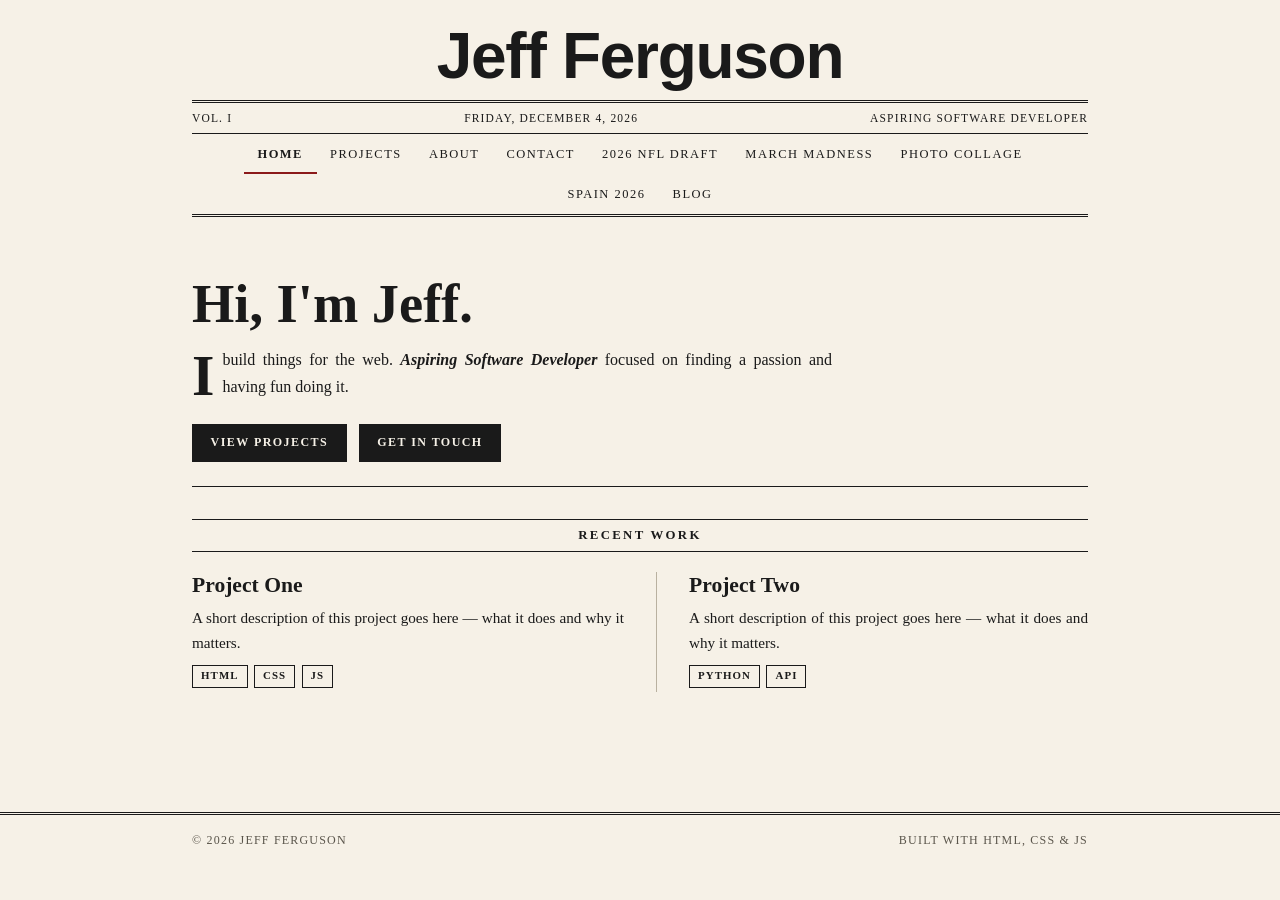
<file: index.html>
<!DOCTYPE html>
<html lang="en">
<head>
  <meta charset="UTF-8" />
  <meta name="viewport" content="width=device-width, initial-scale=1.0" />
  <title>Jeff Ferguson — Home</title>
  <meta name="description" content="Personal portfolio of Jeff Ferguson — software developer." />
  <link rel="stylesheet" href="css/style.css" />
</head>
<body>
  <header class="site-header">
    <div class="wrapper">
      <div class="site-title"><a class="nameplate" href="index.html">Jeff Ferguson</a><div class="dateline"><span>Vol. I</span><span id="today"></span><span>Aspiring Software Developer</span></div></div>
      <button type="button" class="nav-toggle" id="nav-toggle" aria-label="Toggle menu" aria-expanded="false" aria-controls="main-nav">&#9776;</button>
      <nav class="main-nav" id="main-nav">
        <ul>
          <li><a href="index.html">home</a></li>
          <li><a href="projects.html">projects</a></li>
          <li><a href="about.html">about</a></li>
          <li><a href="contact.html">contact</a></li>
          <li><a href="nfl-draft-2026.html">2026 nfl draft</a></li>
          <li><a href="march-madness-2027.html">march madness</a></li>
          <li><a href="photo-collage.html">photo collage</a></li>
          <li><a href="spain-2026.html">spain 2026</a></li>
          <li><a href="blog.html">blog</a></li>
        </ul>
      </nav>
    </div>
  </header>

  <main class="wrapper">
    <section class="hero">
      <h1>Hi, I'm Jeff.<span class="cursor">&nbsp;</span></h1>
      <p>
        I build things for the web. <span class="tagline">Aspiring Software Developer</span> focused on
        finding a passion and having fun doing it.
      </p>
      <div class="links-row">
        <a class="btn" href="projects.html">view projects</a>
        <a class="btn" href="contact.html">get in touch</a>
      </div>
    </section>

    <section>
      <h2>recent work</h2>
      <div class="card-list">
        <div class="card">
          <h3>Project One</h3>
          <p>A short description of this project goes here — what it does and why it matters.</p>
          <div class="tag-list">
            <span class="tag">HTML</span>
            <span class="tag">CSS</span>
            <span class="tag">JS</span>
          </div>
        </div>
        <div class="card">
          <h3>Project Two</h3>
          <p>A short description of this project goes here — what it does and why it matters.</p>
          <div class="tag-list">
            <span class="tag">Python</span>
            <span class="tag">API</span>
          </div>
        </div>
      </div>
    </section>
  </main>

  <footer class="site-footer">
    <div class="wrapper">
      <span>&copy; <span id="year"></span> Jeff Ferguson</span>
      <span>Built with HTML, CSS &amp; JS</span>
    </div>
  </footer>

  <script src="js/main.js"></script>
</body>
</html>
</file>
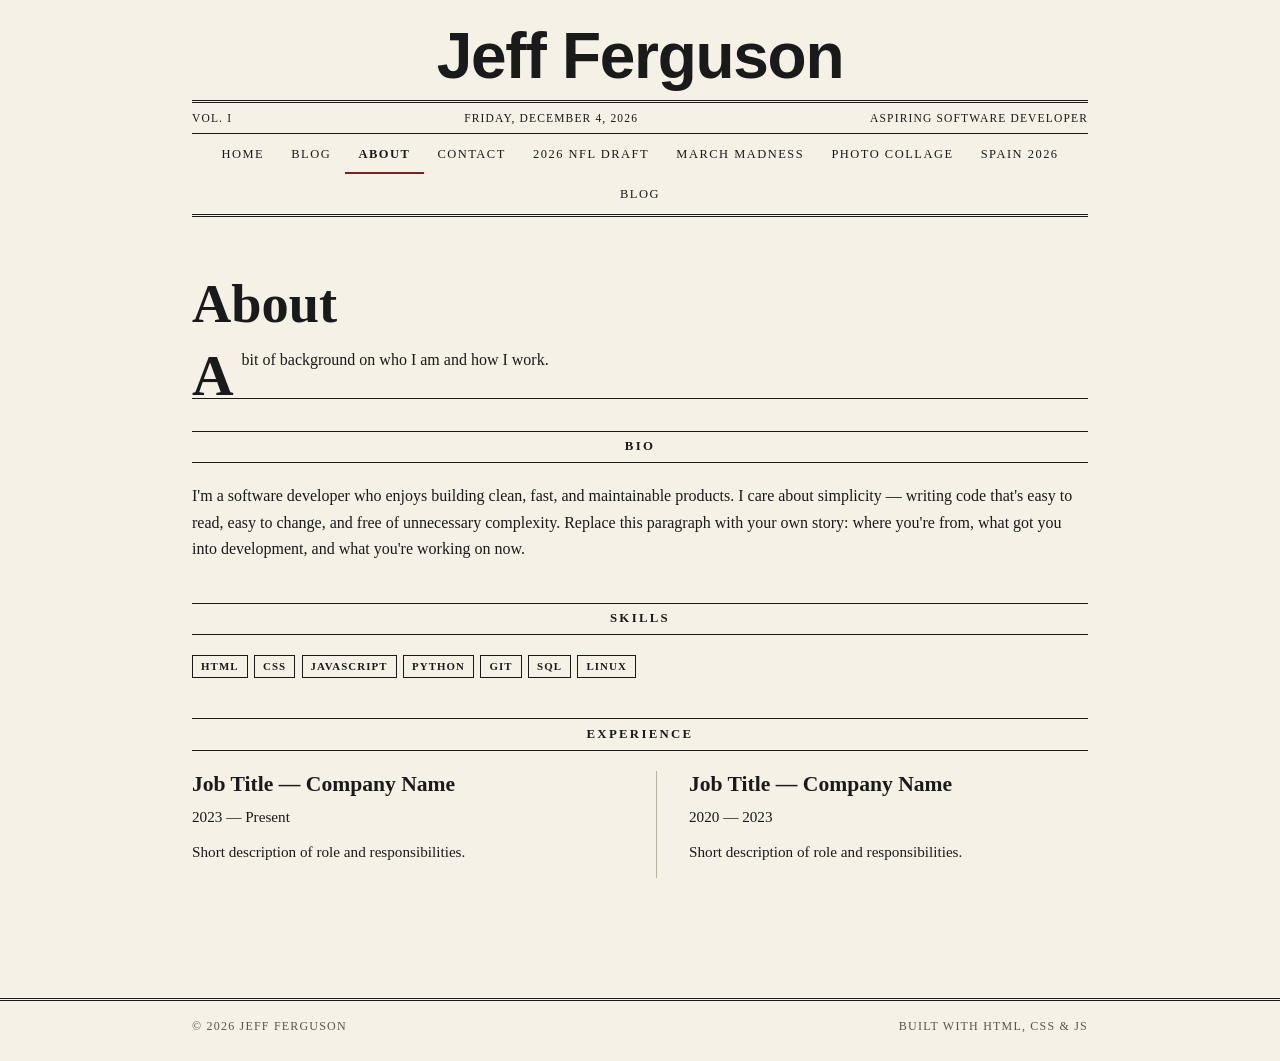
<file: about.html>
<!DOCTYPE html>
<html lang="en">
<head>
  <meta charset="UTF-8" />
  <meta name="viewport" content="width=device-width, initial-scale=1.0" />
  <title>Jeff Ferguson — About</title>
  <meta name="description" content="About Jeff Ferguson." />
  <link rel="stylesheet" href="css/style.css" />
</head>
<body>
  <header class="site-header">
    <div class="wrapper">
      <div class="site-title"><a class="nameplate" href="index.html">Jeff Ferguson</a><div class="dateline"><span>Vol. I</span><span id="today"></span><span>Aspiring Software Developer</span></div></div>
      <button type="button" class="nav-toggle" id="nav-toggle" aria-label="Toggle menu" aria-expanded="false" aria-controls="main-nav">&#9776;</button>
      <nav class="main-nav" id="main-nav">
        <ul>
          <li><a href="index.html">home</a></li>
          <li><a href="blog.html">blog</a></li>
          <li><a href="about.html">about</a></li>
          <li><a href="contact.html">contact</a></li>
          <li><a href="nfl-draft-2026.html">2026 nfl draft</a></li>
          <li><a href="march-madness-2027.html">march madness</a></li>
          <li><a href="photo-collage.html">photo collage</a></li>
          <li><a href="spain-2026.html">spain 2026</a></li>
          <li><a href="blog.html">blog</a></li>
        </ul>
      </nav>
    </div>
  </header>

  <main class="wrapper">
    <section class="hero">
      <h1>About</h1>
      <p>A bit of background on who I am and how I work.</p>
    </section>

    <section>
      <h2>bio</h2>
      <p>
        I'm a software developer who enjoys building clean, fast, and maintainable products.
        I care about simplicity — writing code that's easy to read, easy to change, and free
        of unnecessary complexity. Replace this paragraph with your own story: where you're
        from, what got you into development, and what you're working on now.
      </p>
    </section>

    <section>
      <h2>skills</h2>
      <div class="tag-list">
        <span class="tag">HTML</span>
        <span class="tag">CSS</span>
        <span class="tag">JavaScript</span>
        <span class="tag">Python</span>
        <span class="tag">Git</span>
        <span class="tag">SQL</span>
        <span class="tag">Linux</span>
      </div>
    </section>

    <section>
      <h2>experience</h2>
      <div class="card-list">
        <div class="card">
          <h3>Job Title — Company Name</h3>
          <p>2023 — Present</p>
          <p>Short description of role and responsibilities.</p>
        </div>
        <div class="card">
          <h3>Job Title — Company Name</h3>
          <p>2020 — 2023</p>
          <p>Short description of role and responsibilities.</p>
        </div>
      </div>
    </section>
  </main>

  <footer class="site-footer">
    <div class="wrapper">
      <span>&copy; <span id="year"></span> Jeff Ferguson</span>
      <span>Built with HTML, CSS &amp; JS</span>
    </div>
  </footer>

  <script src="js/main.js"></script>
</body>
</html>
</file>
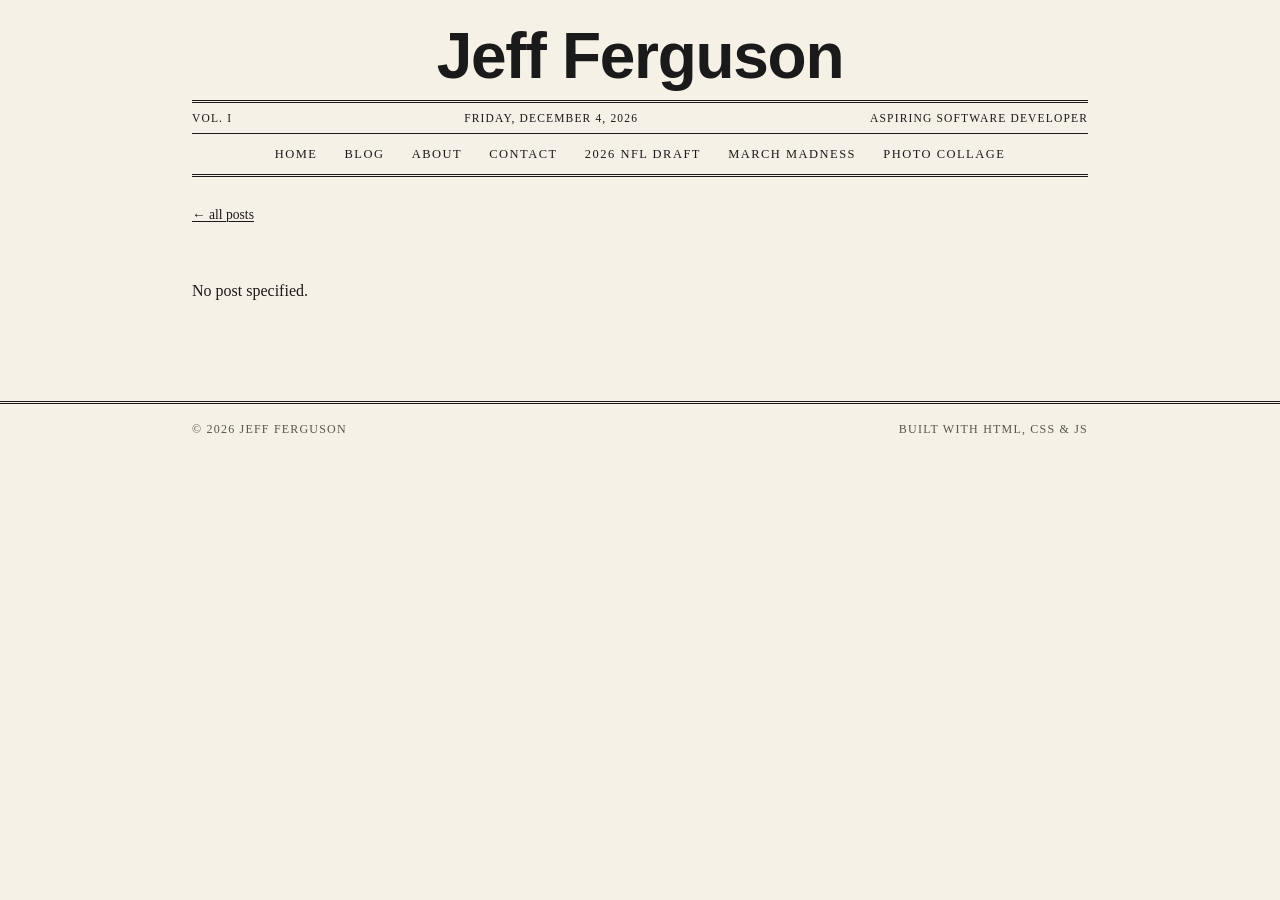
<file: blog-post.html>
<!DOCTYPE html>
<html lang="en">
<head>
  <meta charset="UTF-8" />
  <meta name="viewport" content="width=device-width, initial-scale=1.0" />
  <title>Jeff Ferguson — Blog</title>
  <meta name="description" content="A blog post by Jeff Ferguson." />
  <link rel="stylesheet" href="css/style.css" />
  <link rel="stylesheet" href="css/blog.css" />
</head>
<body>
  <header class="site-header">
    <div class="wrapper">
      <div class="site-title"><a class="nameplate" href="index.html">Jeff Ferguson</a><div class="dateline"><span>Vol. I</span><span id="today"></span><span>Aspiring Software Developer</span></div></div>
      <button type="button" class="nav-toggle" id="nav-toggle" aria-label="Toggle menu" aria-expanded="false" aria-controls="main-nav">&#9776;</button>
      <nav class="main-nav" id="main-nav">
        <ul>
          <li><a href="index.html">home</a></li>
          <li><a href="blog.html">blog</a></li>
          <li><a href="about.html">about</a></li>
          <li><a href="contact.html">contact</a></li>
          <li><a href="nfl-draft-2026.html">2026 nfl draft</a></li>
          <li><a href="march-madness-2027.html">march madness</a></li>
          <li><a href="photo-collage.html">photo collage</a></li>
        </ul>
      </nav>
    </div>
  </header>

  <main class="wrapper">
    <article class="post">
      <a class="back-link" href="blog.html">&larr; all posts</a>
      <h1 id="post-title"></h1>
      <p class="post-meta" id="post-meta"></p>
      <div class="post-content" id="post-content">
        <p>Loading&hellip;</p>
      </div>
    </article>
  </main>

  <footer class="site-footer">
    <div class="wrapper">
      <span>&copy; <span id="year"></span> Jeff Ferguson</span>
      <span>Built with HTML, CSS &amp; JS</span>
    </div>
  </footer>

  <script src="js/main.js"></script>
  <script src="js/blog.js"></script>
</body>
</html>
</file>
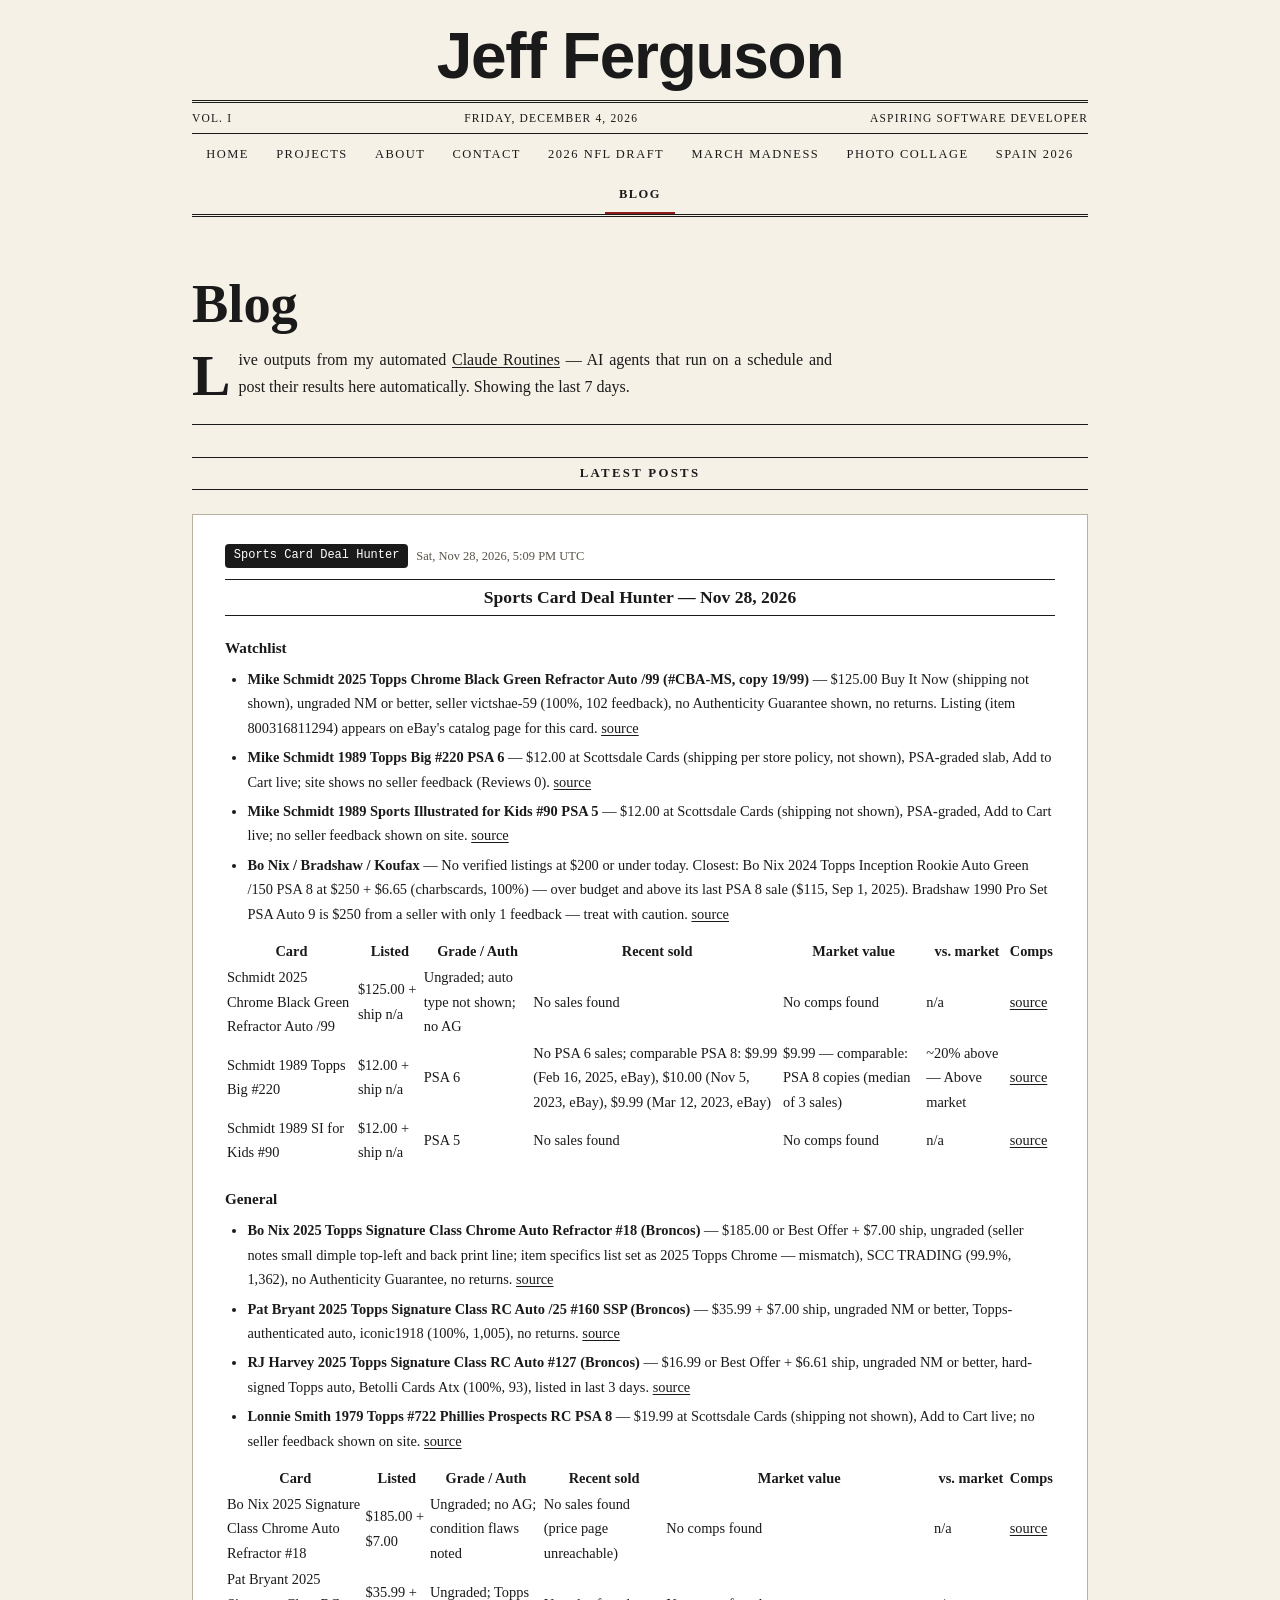
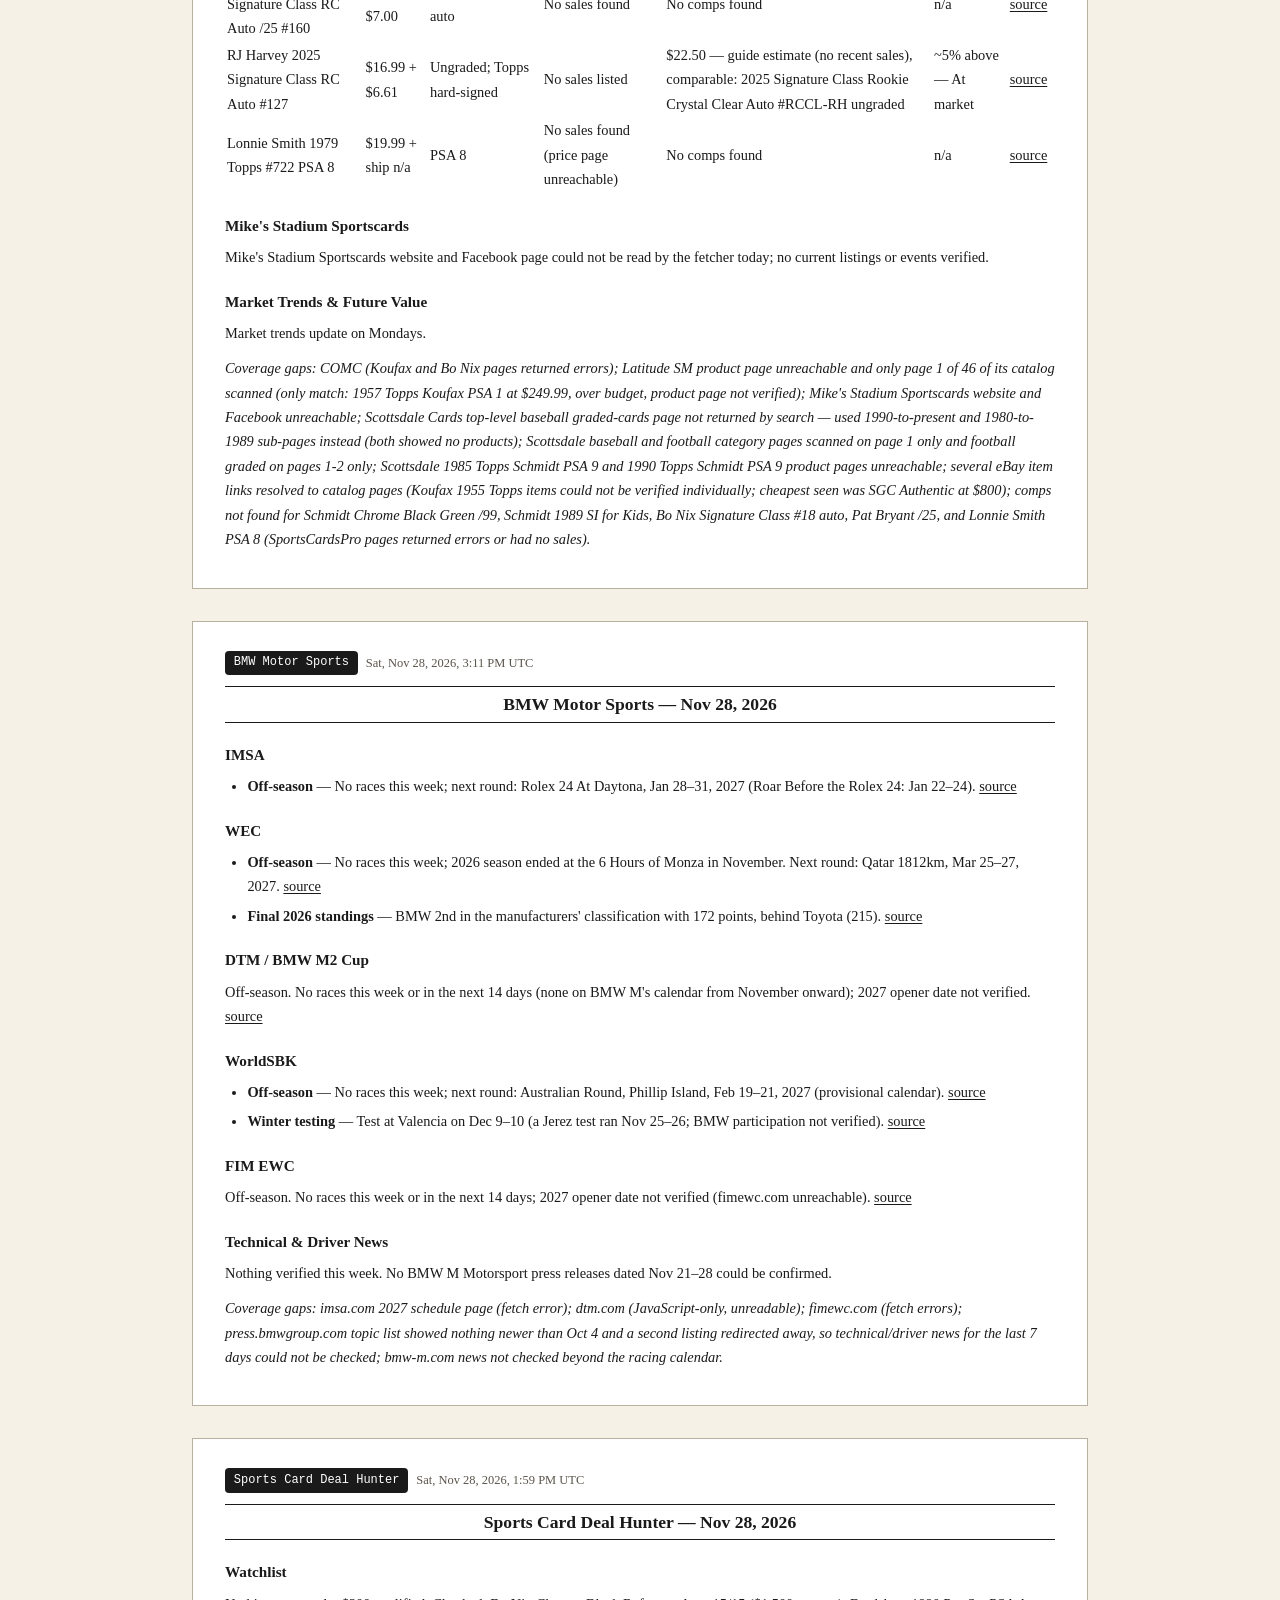
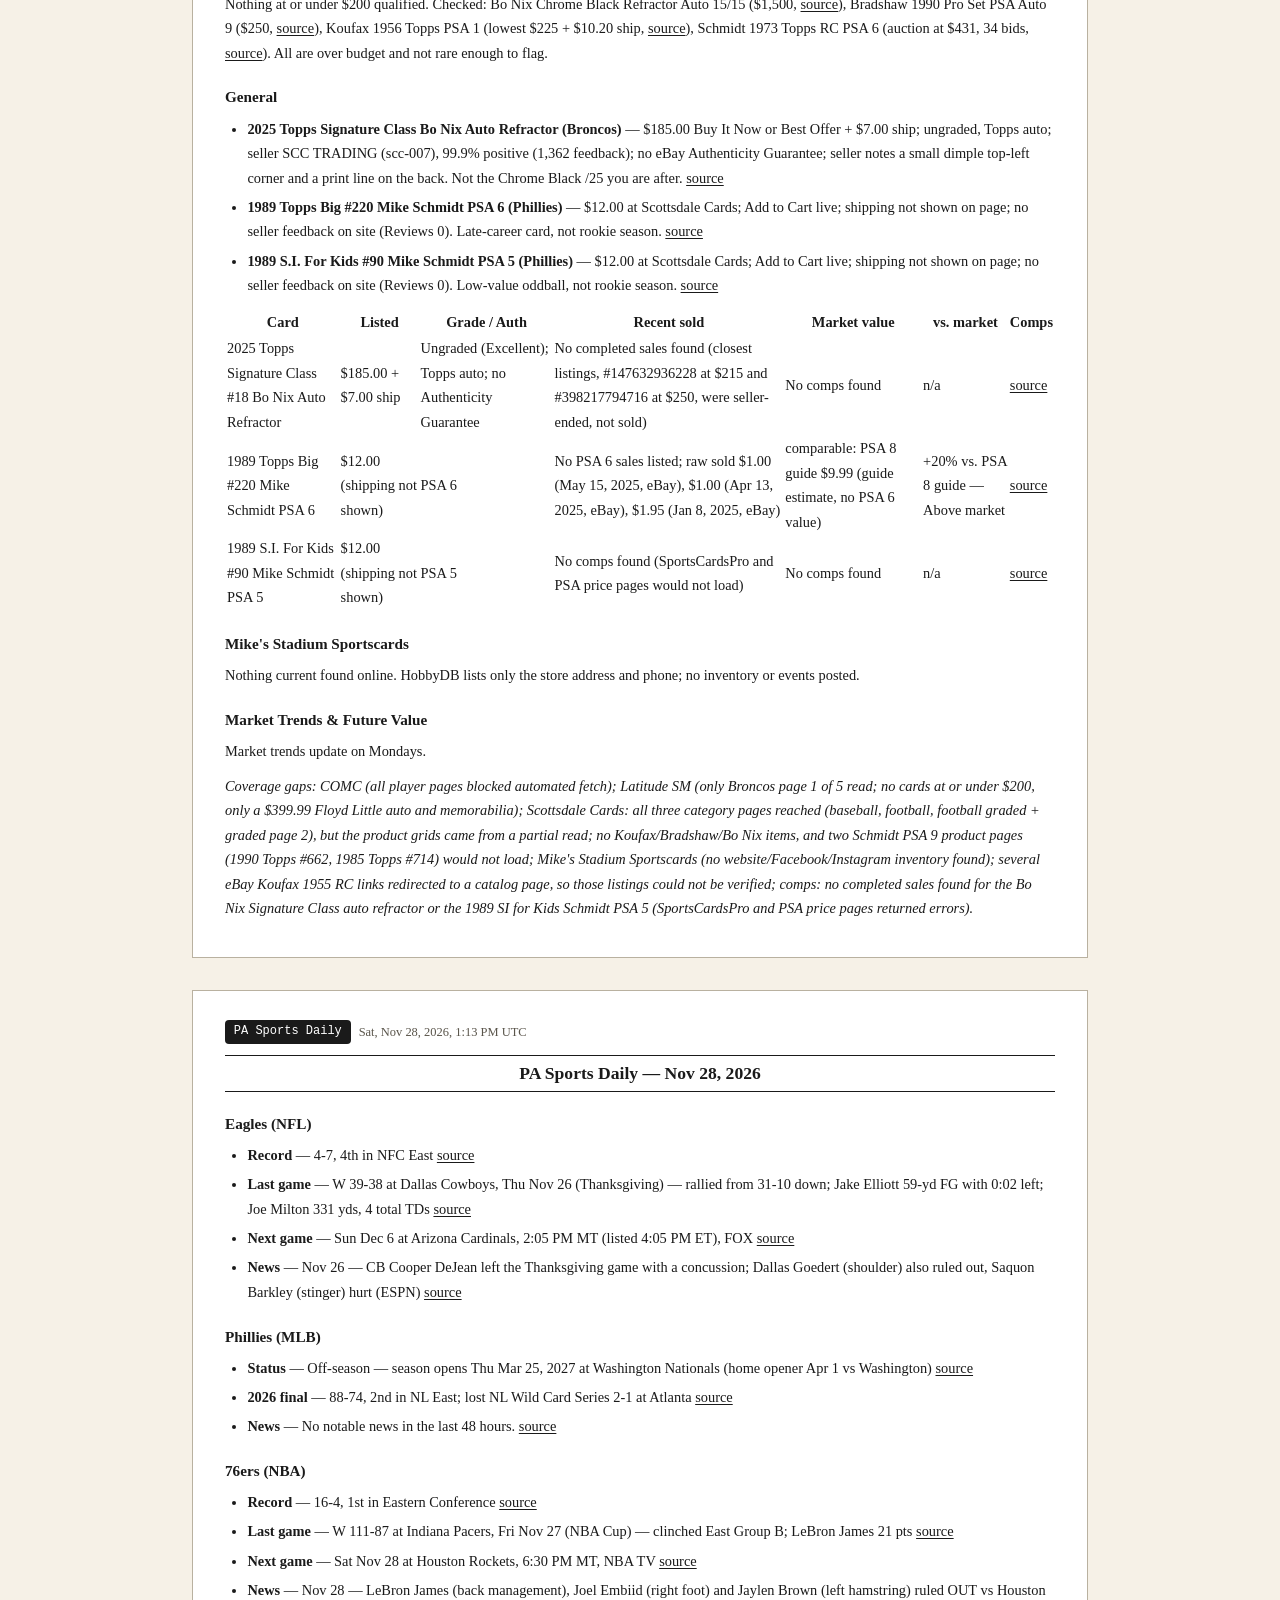
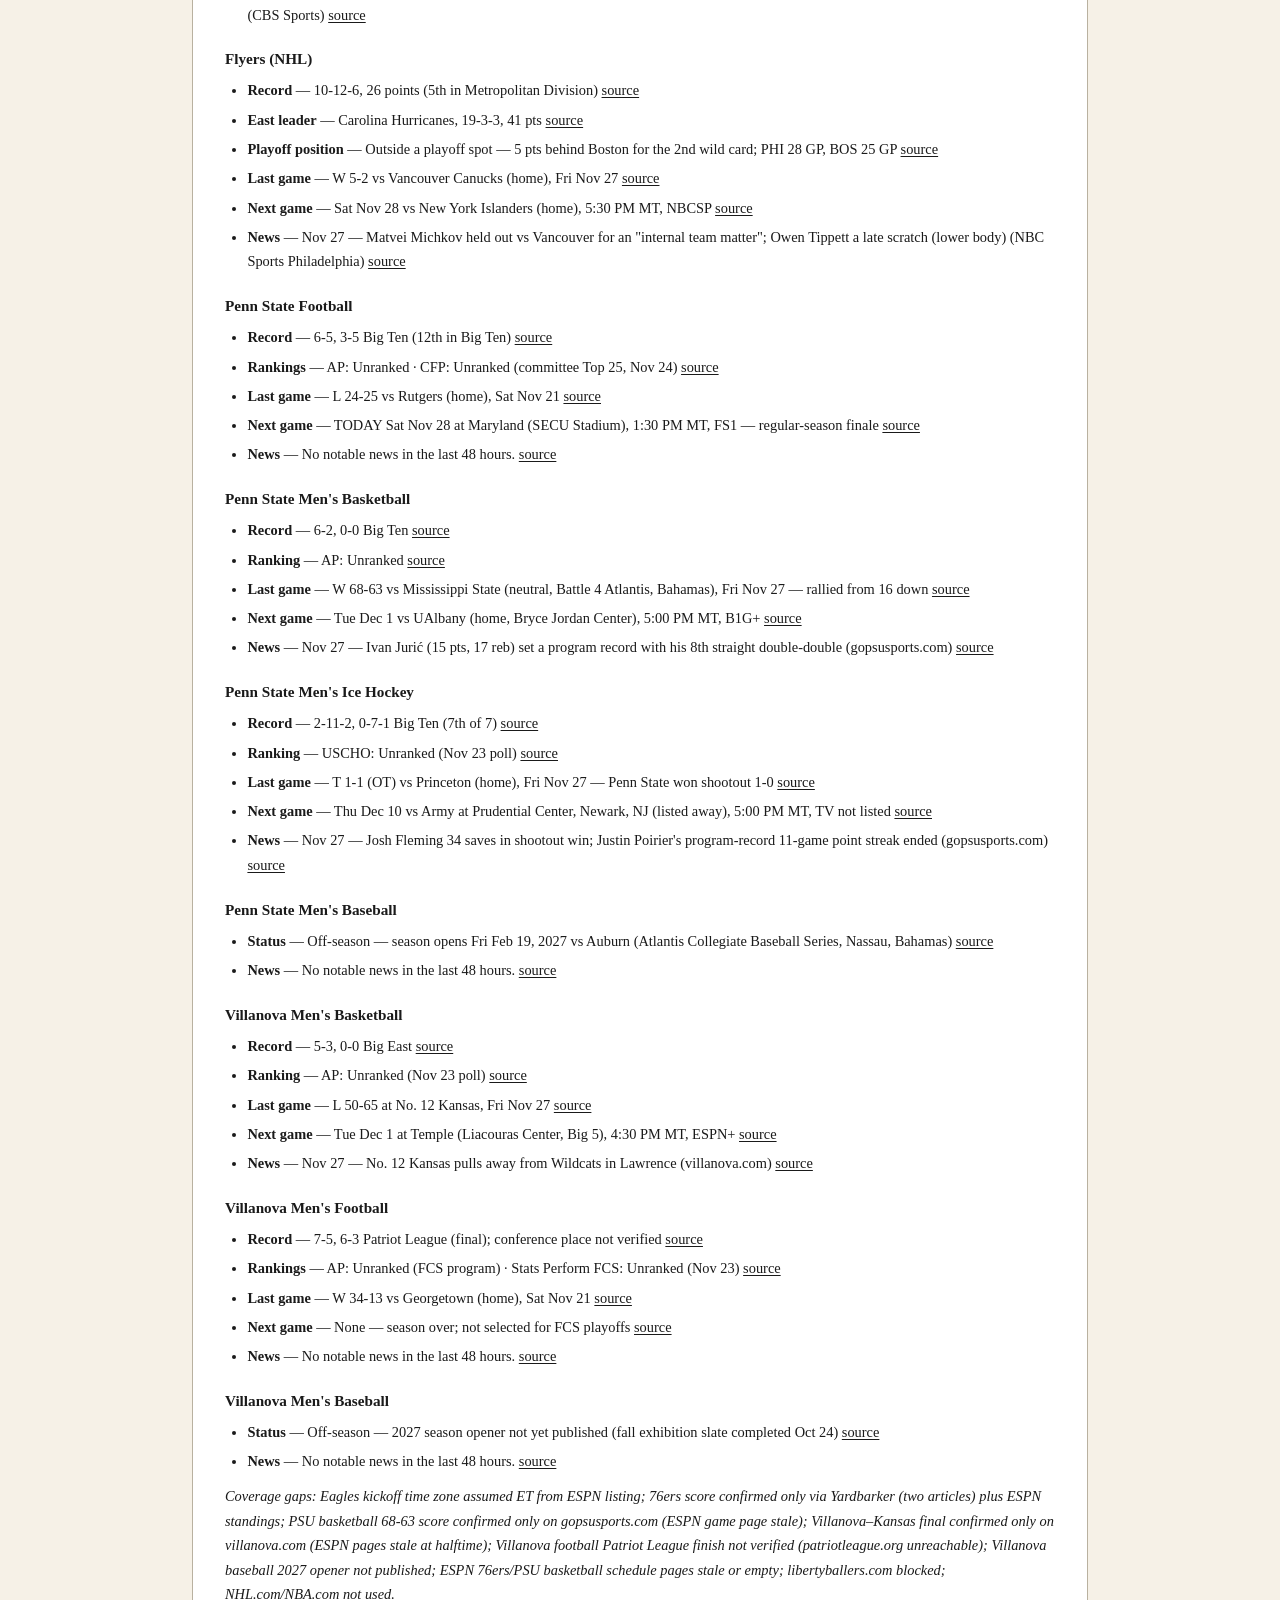
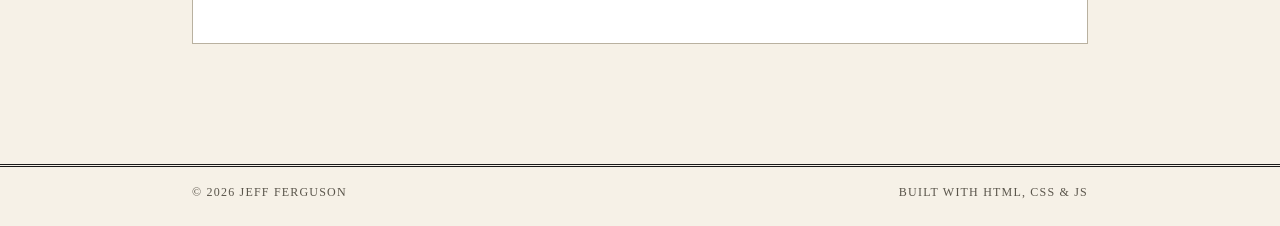
<file: blog.html>
<!DOCTYPE html>
<html lang="en">
<head>
  <meta charset="UTF-8" />
  <meta name="viewport" content="width=device-width, initial-scale=1.0" />
  <title>Blog — Jeff Ferguson</title>
  <meta name="description" content="Live outputs from my automated Claude AI routines — sports, cards, wine, motorsport, streaming, and more." />
  <link rel="stylesheet" href="css/style.css" />
  <style>
    .post-list {
      display: flex;
      flex-direction: column;
      gap: 2rem;
      margin-top: 1.5rem;
    }

    .post {
      background: #fff;
      border: 1px solid var(--border);
      border-radius: var(--radius);
      box-shadow: var(--shadow);
      padding: 1.5rem 1.6rem 1.4rem;
    }

    .post-meta {
      display: flex;
      flex-wrap: wrap;
      align-items: center;
      gap: 0.5rem;
      margin-bottom: 0.7rem;
    }

    .post-routine-tag {
      font-size: 0.75rem;
      font-family: var(--font-mono);
      color: #fff;
      background: var(--accent);
      border-radius: 4px;
      padding: 0.15rem 0.55rem;
    }

    .post-date {
      font-size: 0.78rem;
      color: var(--text-dim);
    }

    .post h2 {
      font-size: 1.1rem;
      font-weight: 700;
      color: var(--text);
      margin-bottom: 1rem;
      text-transform: none;
      letter-spacing: normal;
      line-height: 1.4;
    }

    .post h2::before { content: none; }

    /* Content rendered from routine output */
    .post-content {
      color: var(--text);
      font-size: 0.9rem;
      line-height: 1.7;
    }

    .post-content h3 {
      font-size: 0.95rem;
      font-weight: 700;
      margin: 1.2rem 0 0.4rem;
      color: var(--accent);
    }

    .post-content h4 {
      font-size: 0.88rem;
      font-weight: 700;
      margin: 0.9rem 0 0.3rem;
    }

    .post-content p {
      margin-bottom: 0.65rem;
      color: var(--text);
    }

    .post-content ul,
    .post-content ol {
      padding-left: 1.4rem;
      margin-bottom: 0.65rem;
    }

    .post-content li {
      margin-bottom: 0.3rem;
    }

    .post-content strong {
      font-weight: 700;
    }

    .post-content a {
      color: var(--accent);
      text-decoration: underline;
    }

    .post-content hr {
      border: none;
      border-top: 1px solid var(--border);
      margin: 1rem 0;
    }

    /* Empty / loading states */
    .blog-loading,
    .blog-empty {
      text-align: center;
      padding: 3rem 1rem;
      color: var(--text-dim);
      font-size: 0.92rem;
    }

    .blog-loading::before {
      content: "⏳ ";
    }

    .blog-empty::before {
      content: "📭 ";
    }

    @media (min-width: 600px) {
      .post {
        padding: 1.8rem 2rem 1.6rem;
      }
    }
  </style>
</head>
<body>
  <header class="site-header">
    <div class="wrapper">
      <div class="site-title"><a class="nameplate" href="index.html">Jeff Ferguson</a><div class="dateline"><span>Vol. I</span><span id="today"></span><span>Aspiring Software Developer</span></div></div>
      <button type="button" class="nav-toggle" id="nav-toggle" aria-label="Toggle menu" aria-expanded="false" aria-controls="main-nav">&#9776;</button>
      <nav class="main-nav" id="main-nav">
        <ul>
          <li><a href="index.html">home</a></li>
          <li><a href="projects.html">projects</a></li>
          <li><a href="about.html">about</a></li>
          <li><a href="contact.html">contact</a></li>
          <li><a href="nfl-draft-2026.html">2026 nfl draft</a></li>
          <li><a href="march-madness-2027.html">march madness</a></li>
          <li><a href="photo-collage.html">photo collage</a></li>
          <li><a href="spain-2026.html">spain 2026</a></li>
          <li><a href="blog.html">blog</a></li>
        </ul>
      </nav>
    </div>
  </header>

  <main class="wrapper">
    <section class="hero">
      <h1>Blog</h1>
      <p>
        Live outputs from my automated
        <a href="https://claude.ai/code/routines" target="_blank" rel="noopener">Claude Routines</a>
        — AI agents that run on a schedule and post their results here automatically.
        Showing the last 7 days.
      </p>
    </section>

    <section>
      <h2>latest posts</h2>
      <div id="post-list" class="post-list">
        <div class="blog-loading">Loading posts&hellip;</div>
      </div>
    </section>
  </main>

  <footer class="site-footer">
    <div class="wrapper">
      <span>&copy; <span id="year"></span> Jeff Ferguson</span>
      <span>Built with HTML, CSS &amp; JS</span>
    </div>
  </footer>

  <script src="js/main.js"></script>
  <script>
    (function () {
      var container = document.getElementById('post-list');

      function formatDate(iso) {
        var d = new Date(iso);
        return d.toLocaleDateString('en-US', {
          weekday: 'short', month: 'short', day: 'numeric',
          year: 'numeric', hour: 'numeric', minute: '2-digit',
          timeZoneName: 'short'
        });
      }

      function renderPost(post) {
        var article = document.createElement('article');
        article.className = 'post';

        var meta = '<div class="post-meta">' +
          '<span class="post-routine-tag">' + escHtml(post.routine) + '</span>' +
          '<span class="post-date">' + formatDate(post.date) + '</span>' +
          '</div>';

        var title = '<h2>' + escHtml(post.title) + '</h2>';

        var body = '<div class="post-content">' + (post.html || escHtml(post.content || '')) + '</div>';

        article.innerHTML = meta + title + body;
        return article;
      }

      function escHtml(str) {
        return String(str)
          .replace(/&/g, '&amp;')
          .replace(/</g, '&lt;')
          .replace(/>/g, '&gt;')
          .replace(/"/g, '&quot;');
      }

      // Cache-bust so GitHub Pages always serves the latest file
      var url = 'data/blog-posts.json?t=' + Date.now();

      fetch(url)
        .then(function (r) {
          if (!r.ok) throw new Error('HTTP ' + r.status);
          return r.json();
        })
        .then(function (posts) {
          var cutoff = Date.now() - 7 * 24 * 60 * 60 * 1000;
          var recent = posts.filter(function (p) {
            return new Date(p.date).getTime() >= cutoff;
          });

          // Sort newest first
          recent.sort(function (a, b) {
            return new Date(b.date) - new Date(a.date);
          });

          container.innerHTML = '';

          if (recent.length === 0) {
            container.innerHTML = '<div class="blog-empty">No posts in the last 7 days yet — check back soon.</div>';
            return;
          }

          recent.forEach(function (post) {
            container.appendChild(renderPost(post));
          });
        })
        .catch(function (err) {
          container.innerHTML = '<div class="blog-empty">Could not load posts (' + escHtml(err.message) + ').</div>';
        });
    })();
  </script>
</body>
</html>
</file>
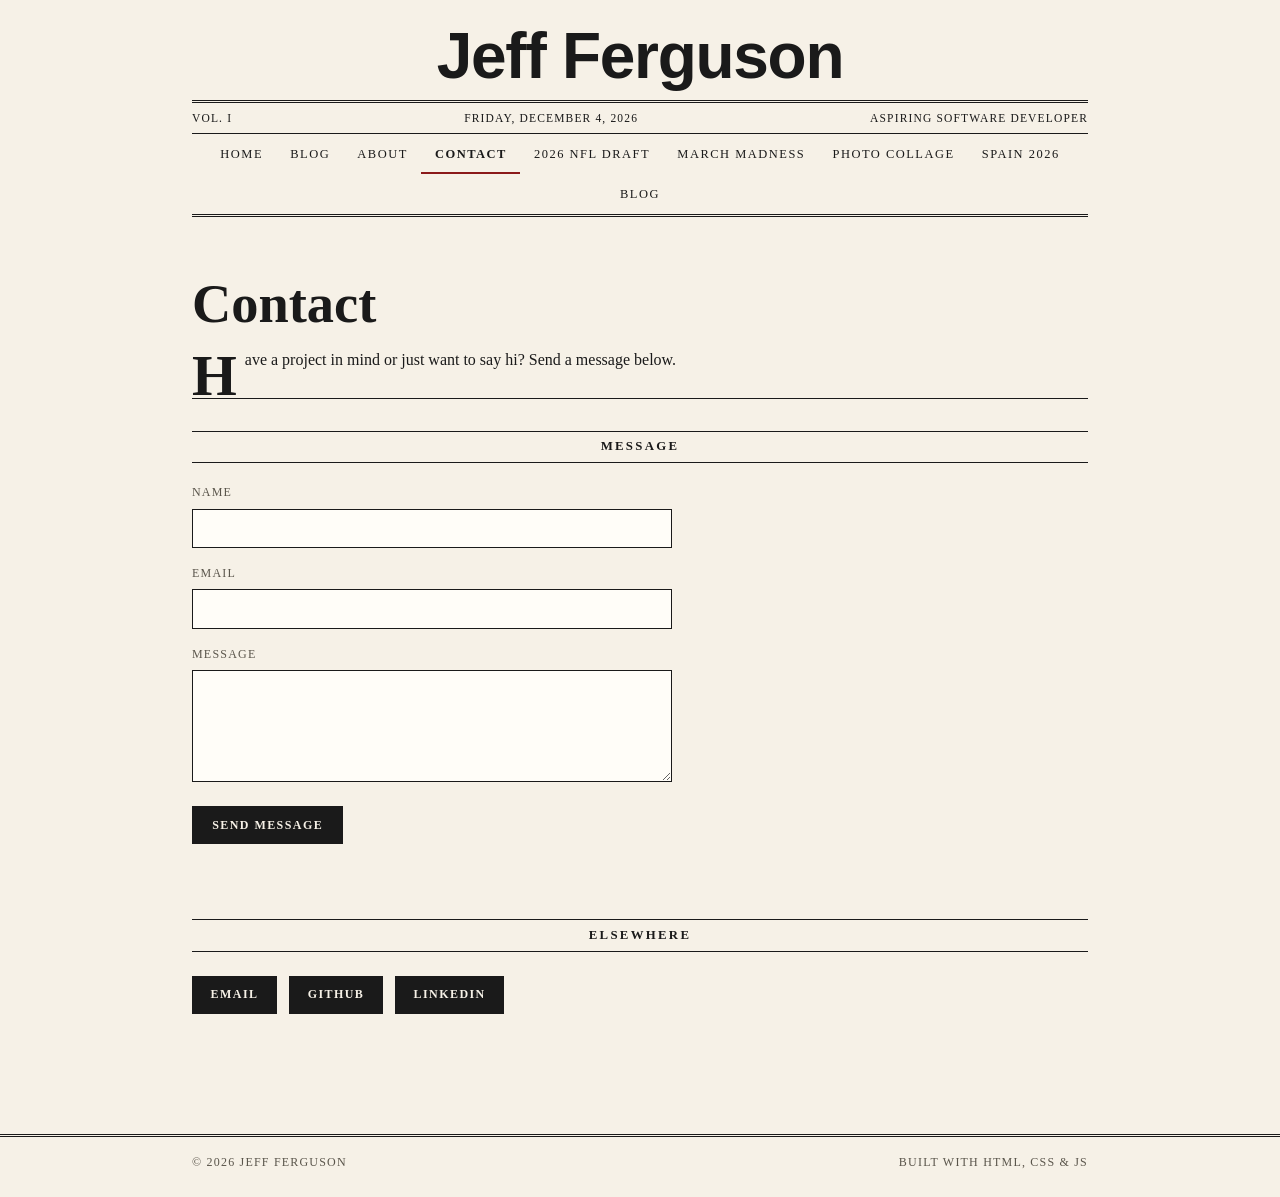
<file: contact.html>
<!DOCTYPE html>
<html lang="en">
<head>
  <meta charset="UTF-8" />
  <meta name="viewport" content="width=device-width, initial-scale=1.0" />
  <title>Jeff Ferguson — Contact</title>
  <meta name="description" content="Get in touch with Jeff Ferguson." />
  <link rel="stylesheet" href="css/style.css" />
</head>
<body>
  <header class="site-header">
    <div class="wrapper">
      <div class="site-title"><a class="nameplate" href="index.html">Jeff Ferguson</a><div class="dateline"><span>Vol. I</span><span id="today"></span><span>Aspiring Software Developer</span></div></div>
      <button type="button" class="nav-toggle" id="nav-toggle" aria-label="Toggle menu" aria-expanded="false" aria-controls="main-nav">&#9776;</button>
      <nav class="main-nav" id="main-nav">
        <ul>
          <li><a href="index.html">home</a></li>
          <li><a href="blog.html">blog</a></li>
          <li><a href="about.html">about</a></li>
          <li><a href="contact.html">contact</a></li>
          <li><a href="nfl-draft-2026.html">2026 nfl draft</a></li>
          <li><a href="march-madness-2027.html">march madness</a></li>
          <li><a href="photo-collage.html">photo collage</a></li>
          <li><a href="spain-2026.html">spain 2026</a></li>
          <li><a href="blog.html">blog</a></li>
        </ul>
      </nav>
    </div>
  </header>

  <main class="wrapper">
    <section class="hero">
      <h1>Contact</h1>
      <p>Have a project in mind or just want to say hi? Send a message below.</p>
    </section>

    <section>
      <h2>message</h2>
      <form id="contact-form" novalidate>
        <div>
          <label for="name">name</label>
          <input type="text" id="name" name="name" required />
        </div>
        <div>
          <label for="email">email</label>
          <input type="email" id="email" name="email" required />
        </div>
        <div>
          <label for="message">message</label>
          <textarea id="message" name="message" required></textarea>
        </div>
        <button type="submit">send message</button>
        <p class="form-status" id="form-status" role="status"></p>
      </form>
    </section>

    <section>
      <h2>elsewhere</h2>
      <div class="links-row">
        <a class="btn" href="mailto:fergjeff@gmail.com">email</a>
        <a class="btn" href="#">github</a>
        <a class="btn" href="#">linkedin</a>
      </div>
    </section>
  </main>

  <footer class="site-footer">
    <div class="wrapper">
      <span>&copy; <span id="year"></span> Jeff Ferguson</span>
      <span>Built with HTML, CSS &amp; JS</span>
    </div>
  </footer>

  <script src="js/main.js"></script>
  <script src="js/contact.js"></script>
</body>
</html>
</file>
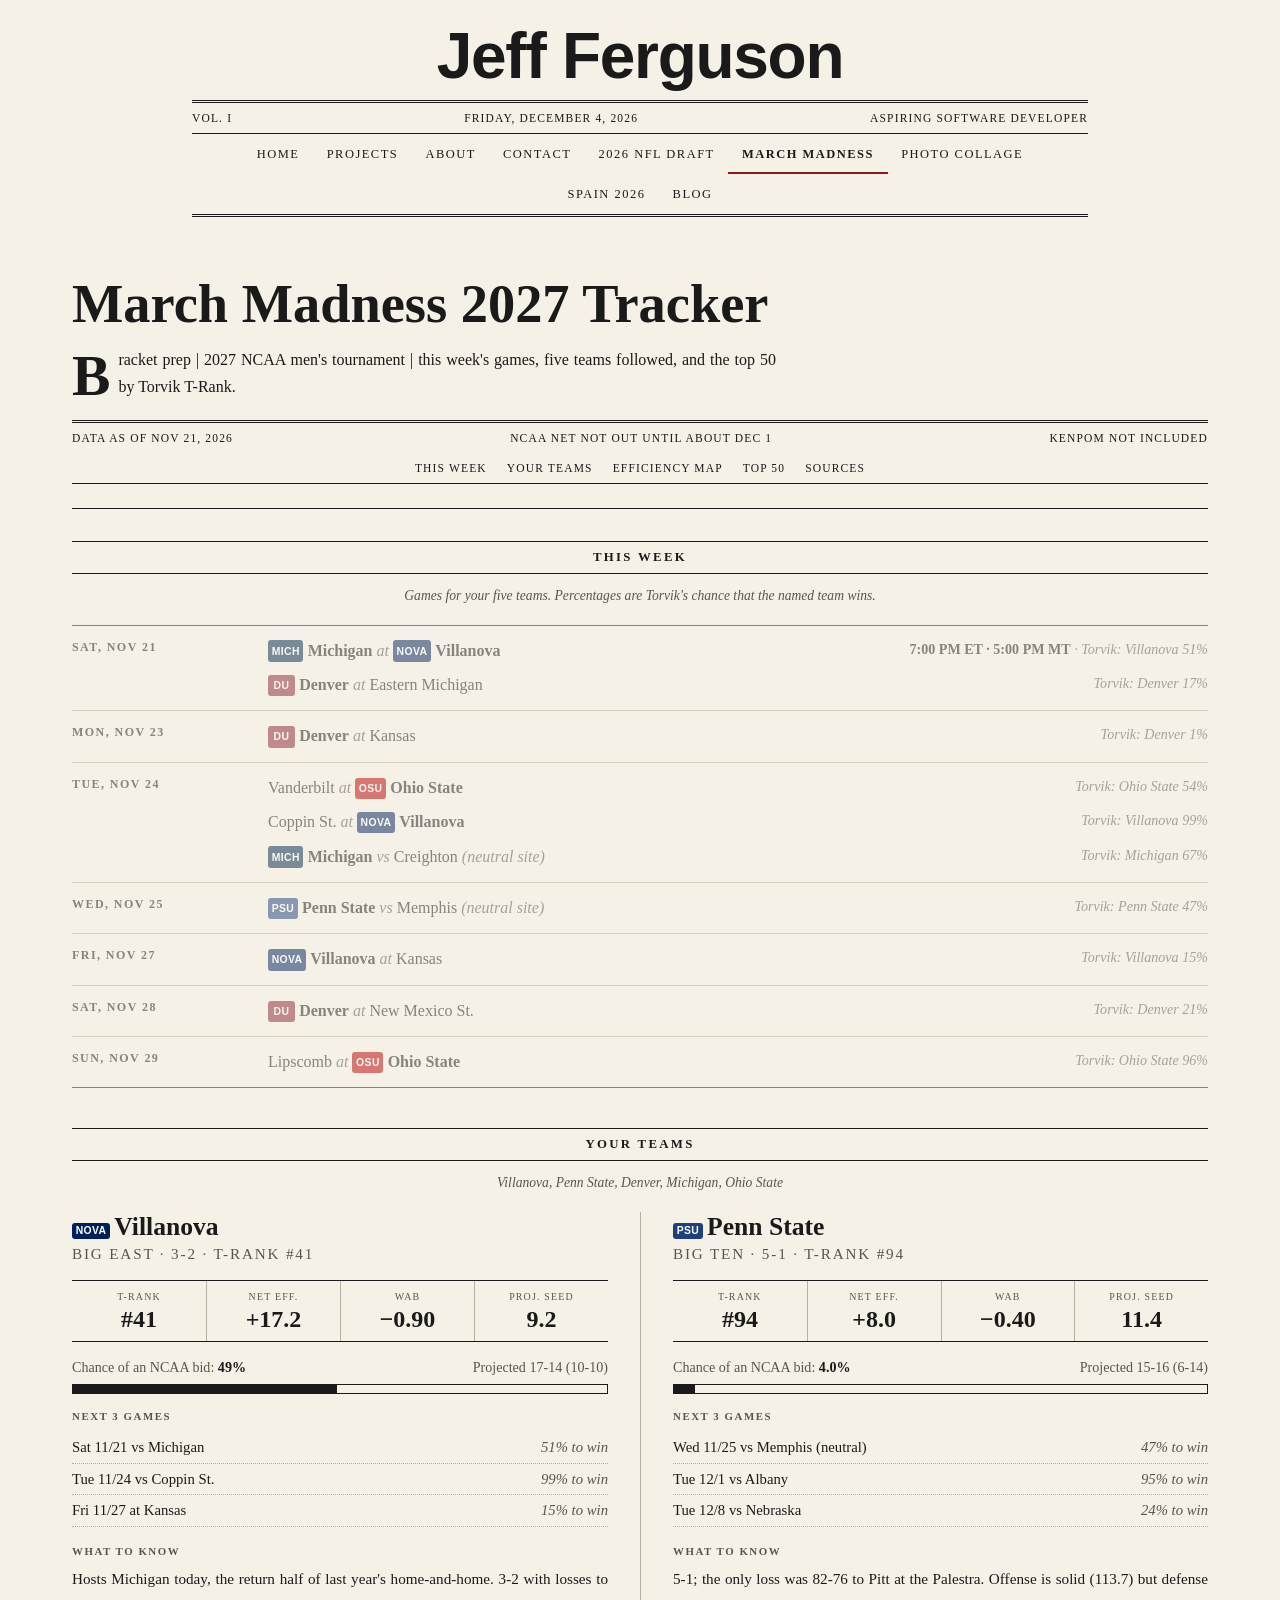
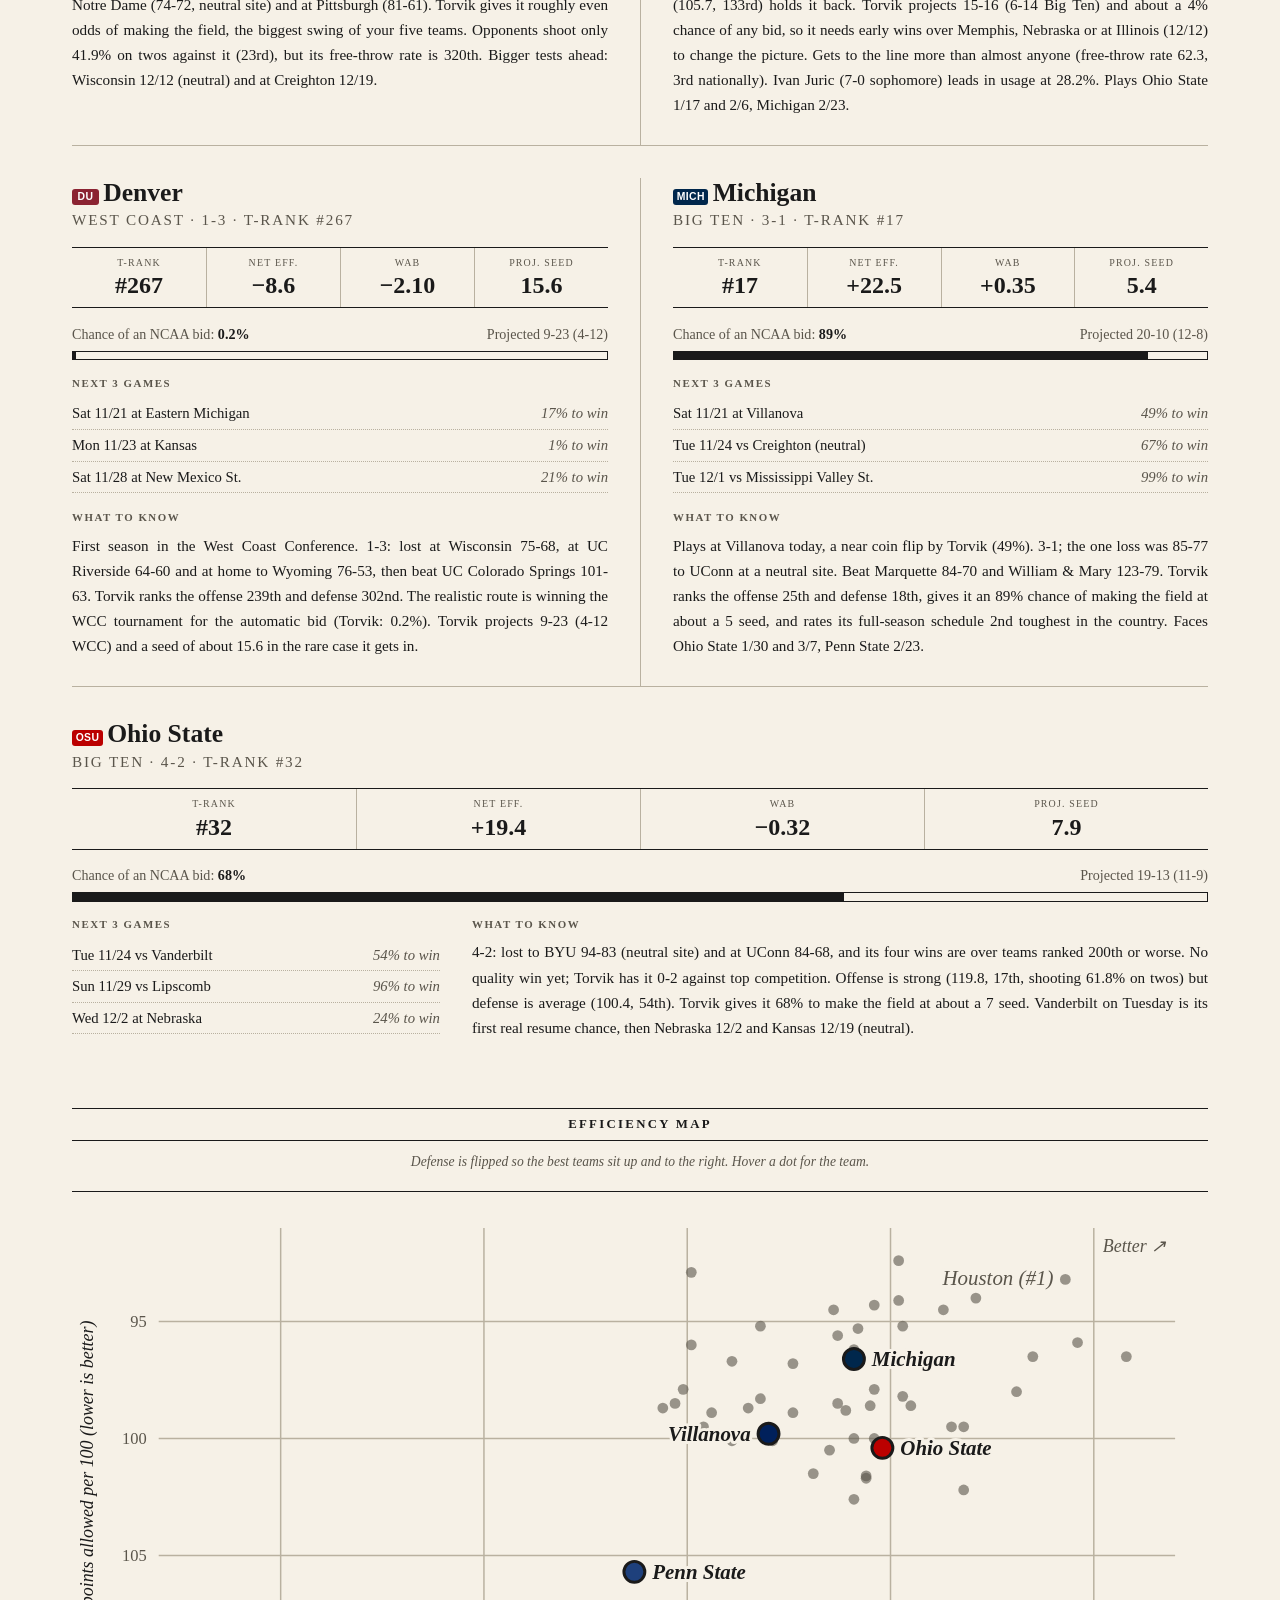
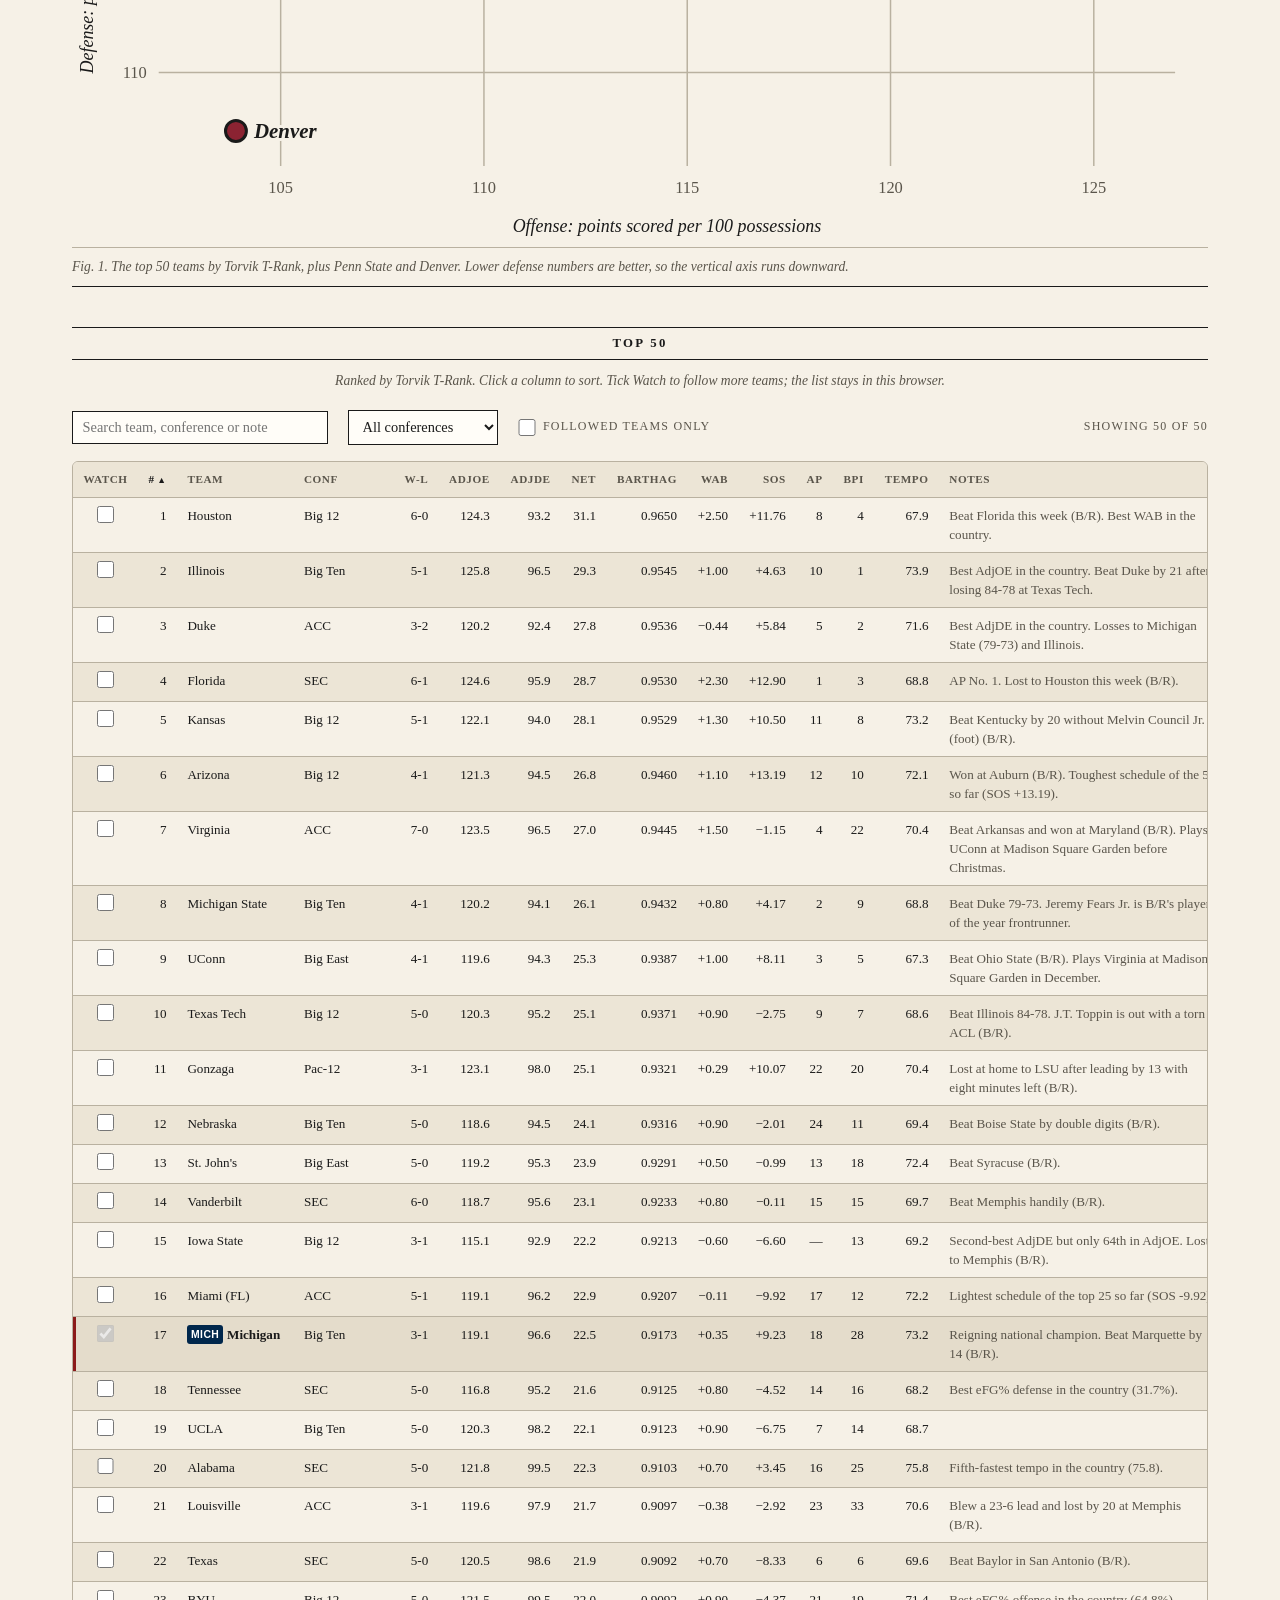
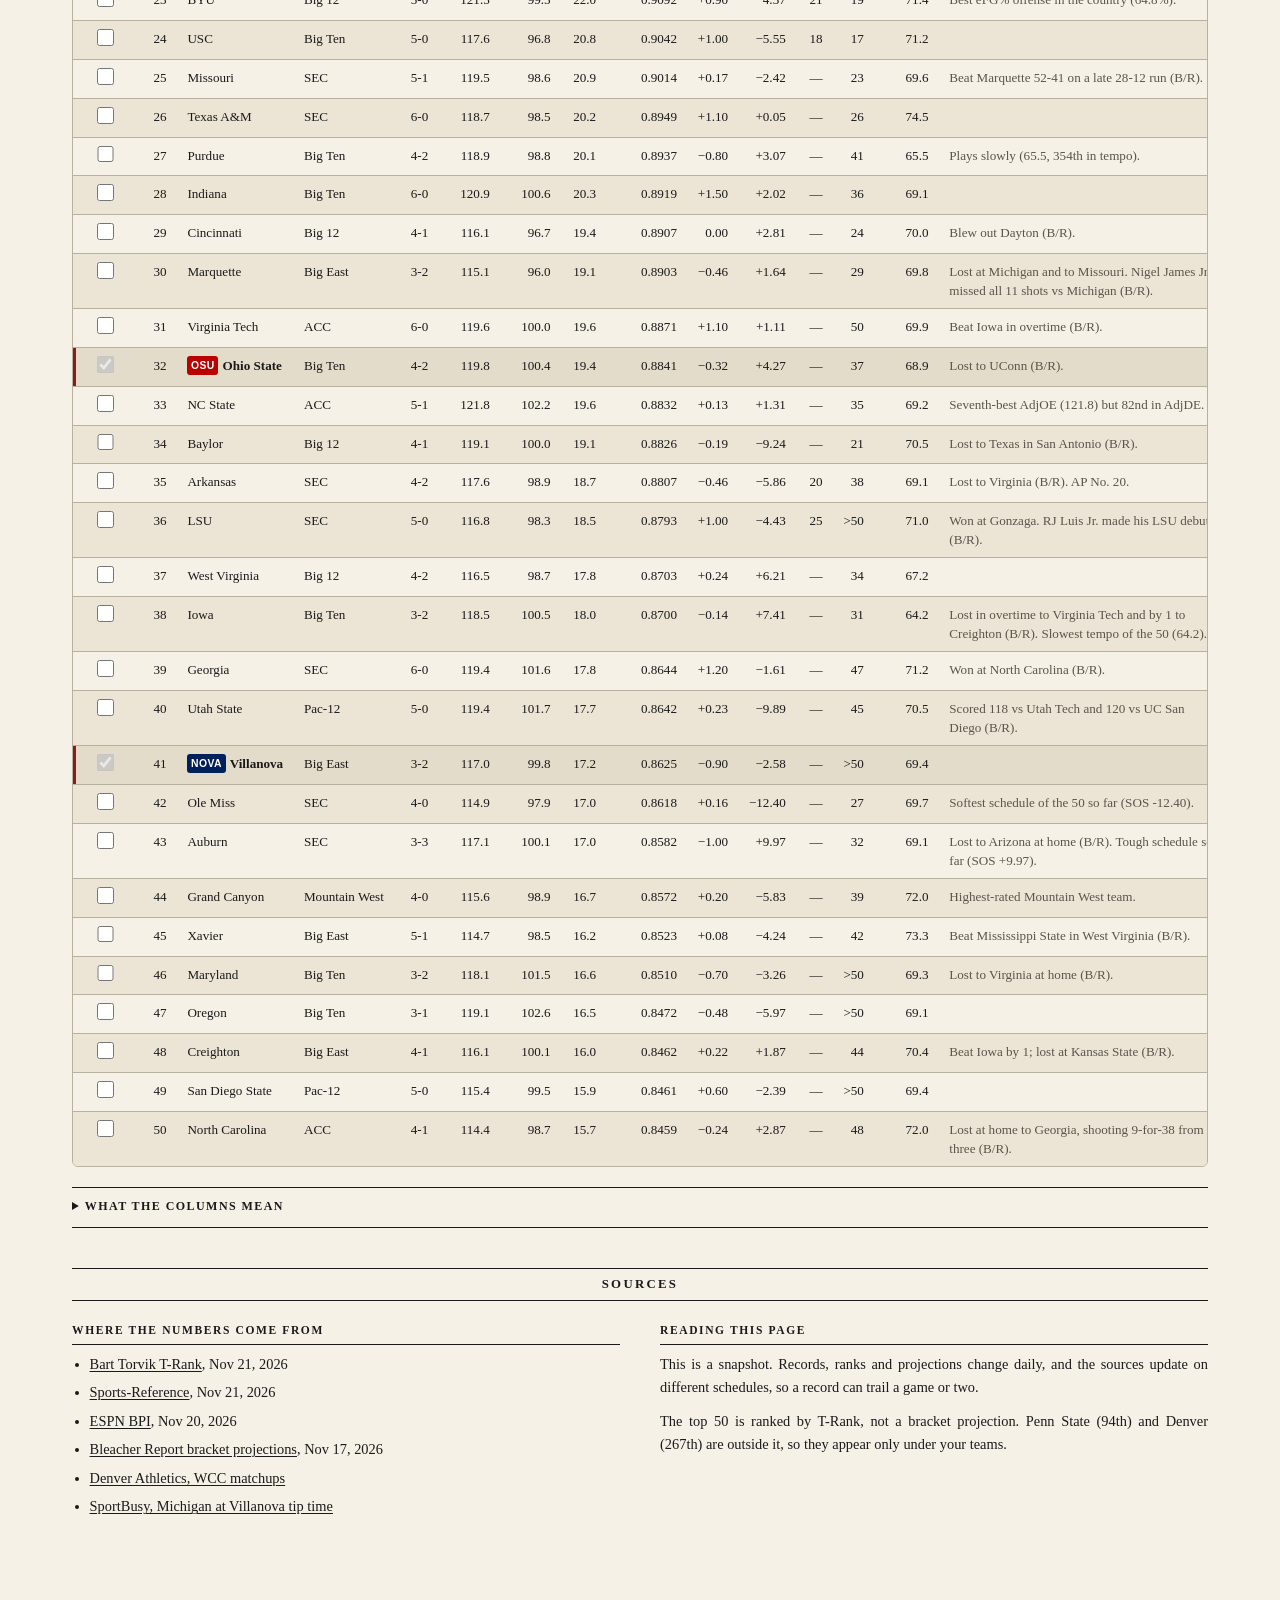
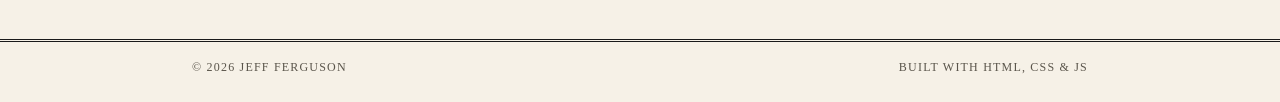
<file: march-madness-2027.html>
<!DOCTYPE html>
<html lang="en">
<head>
  <meta charset="UTF-8" />
  <meta name="viewport" content="width=device-width, initial-scale=1.0" />
  <title>March Madness 2027 Tracker — Jeff Ferguson</title>
  <meta name="description" content="March Madness 2027 tracker — this week's games, five teams followed, and the top 50 by Torvik T-Rank." />
  <link rel="stylesheet" href="css/style.css" />
  <link rel="stylesheet" href="css/madness.css" />
</head>
<body>
  <header class="site-header">
    <div class="wrapper">
      <div class="site-title"><a class="nameplate" href="index.html">Jeff Ferguson</a><div class="dateline"><span>Vol. I</span><span id="today"></span><span>Aspiring Software Developer</span></div></div>
      <button type="button" class="nav-toggle" id="nav-toggle" aria-label="Toggle menu" aria-expanded="false" aria-controls="main-nav">&#9776;</button>
      <nav class="main-nav" id="main-nav">
        <ul>
          <li><a href="index.html">home</a></li>
          <li><a href="projects.html">projects</a></li>
          <li><a href="about.html">about</a></li>
          <li><a href="contact.html">contact</a></li>
          <li><a href="nfl-draft-2026.html">2026 nfl draft</a></li>
          <li><a href="march-madness-2027.html" class="active">march madness</a></li>
          <li><a href="photo-collage.html">photo collage</a></li>
          <li><a href="spain-2026.html">spain 2026</a></li>
          <li><a href="blog.html">blog</a></li>
        </ul>
      </nav>
    </div>
  </header>

  <main class="wrapper wrapper--wide">
    <section class="hero">
      <h1>March Madness 2027 Tracker</h1>
      <p class="hero-lede">Bracket prep | 2027 NCAA men's tournament | this week's games, five teams followed, and the top 50 by Torvik T-Rank.</p>
      <div class="dateline status-line">
        <span>Data as of <span id="asof"></span></span>
        <span>NCAA NET not out until about Dec 1</span>
        <span>KenPom not included</span>
      </div>
      <nav class="jump" aria-label="On this page">
        <a href="#games">this week</a><a href="#teams">your teams</a><a href="#map">efficiency map</a><a href="#top50">top 50</a><a href="#sources">sources</a>
      </nav>
    </section>

    <section id="games">
      <h2>this week</h2>
      <p class="sub">Games for your five teams. Percentages are Torvik's chance that the named team wins.</p>
      <div id="days"></div>
    </section>

    <section id="teams">
      <h2>your teams</h2>
      <p class="sub">Villanova, Penn State, Denver, Michigan, Ohio State</p>
      <div class="stories" id="stories"></div>
    </section>

    <section id="map">
      <h2>efficiency map</h2>
      <p class="sub">Defense is flipped so the best teams sit up and to the right. Hover a dot for the team.</p>
      <figure class="figure">
        <svg id="chart" viewBox="0 0 760 430" role="img" aria-label="Scatter chart of adjusted offense against adjusted defense for the top 50 teams, with Villanova, Penn State, Denver, Michigan and Ohio State marked."></svg>
        <figcaption>Fig. 1. The top 50 teams by Torvik T-Rank, plus Penn State and Denver. Lower defense numbers are better, so the vertical axis runs downward.</figcaption>
      </figure>
    </section>

    <section id="top50">
      <h2>top 50</h2>
      <p class="sub">Ranked by Torvik T-Rank. Click a column to sort. Tick Watch to follow more teams; the list stays in this browser.</p>
      <div class="tools">
        <label for="q" style="position:absolute;left:-9999px">Search teams</label>
        <input id="q" type="search" placeholder="Search team, conference or note" />
        <label for="conf" style="position:absolute;left:-9999px">Conference</label>
        <select id="conf"><option value="">All conferences</option></select>
        <label class="chk" for="mine"><input id="mine" type="checkbox" /> Followed teams only</label>
        <span class="count num" id="count" aria-live="polite"></span>
      </div>
      <div class="table-scroll">
        <table class="m-table" id="tbl">
          <thead><tr id="thead"></tr></thead>
          <tbody id="tbody"></tbody>
        </table>
      </div>
      <details class="cols">
        <summary>what the columns mean</summary>
        <dl>
          <dt>AdjOE</dt><dd>Points scored per 100 possessions, adjusted for opponent. Higher is better.</dd>
          <dt>AdjDE</dt><dd>Points allowed per 100 possessions, adjusted for opponent. Lower is better.</dd>
          <dt>Net</dt><dd>AdjOE minus AdjDE.</dd>
          <dt>Barthag</dt><dd>Torvik's estimated chance of beating an average Division I team.</dd>
          <dt>WAB</dt><dd>Wins above bubble: results so far compared with what a typical bubble team would have against this schedule.</dd>
          <dt>SOS</dt><dd>Sports-Reference strength of schedule in points per game. Positive means a tougher schedule.</dd>
          <dt>AP, BPI</dt><dd>Latest AP poll rank and ESPN BPI rank. ESPN lists only its top 50, so lower-rated teams show &gt;50.</dd>
          <dt>Tempo</dt><dd>Torvik's adjusted possessions per 40 minutes.</dd>
        </dl>
      </details>
    </section>

    <section id="sources">
      <h2>sources</h2>
      <div class="src-cols">
        <div>
          <h3>where the numbers come from</h3>
          <ul>
            <li><a href="https://barttorvik.com/trank.php?year=2027" target="_blank" rel="noopener">Bart Torvik T-Rank</a>, Nov 21, 2026</li>
            <li><a href="https://www.sports-reference.com/cbb/seasons/men/2027-ratings.html" target="_blank" rel="noopener">Sports-Reference</a>, Nov 21, 2026</li>
            <li><a href="https://www.espn.com/mens-college-basketball/bpi" target="_blank" rel="noopener">ESPN BPI</a>, Nov 20, 2026</li>
            <li><a href="https://bleacherreport.com/articles/25533956-latest-2027-mens-ncaa-tournament-bracket-projections" target="_blank" rel="noopener">Bleacher Report bracket projections</a>, Nov 17, 2026</li>
            <li><a href="https://denverpioneers.com/news/2026/6/2/mens-basketball-west-coast-conference-announces-mens-basketball-matchups-for-2026-27" target="_blank" rel="noopener">Denver Athletics, WCC matchups</a></li>
            <li><a href="https://www.sportbusy.com/games/ncaam/14478285-michigan-wolverines-at-villanova-wildcats-2026-11-21/" target="_blank" rel="noopener">SportBusy, Michigan at Villanova tip time</a></li>
          </ul>
        </div>
        <div>
          <h3>reading this page</h3>
          <p>This is a snapshot. Records, ranks and projections change daily, and the sources update on different schedules, so a record can trail a game or two.</p>
          <p>The top 50 is ranked by T-Rank, not a bracket projection. Penn State (94th) and Denver (267th) are outside it, so they appear only under your teams.</p>
        </div>
      </div>
    </section>
  </main>

  <footer class="site-footer">
    <div class="wrapper">
      <span>&copy; <span id="year"></span> Jeff Ferguson</span>
      <span>Built with HTML, CSS &amp; JS</span>
    </div>
  </footer>

  <script src="js/main.js"></script>
  <script src="js/madness-data.js"></script>
  <script src="js/madness.js"></script>
</body>
</html>
</file>
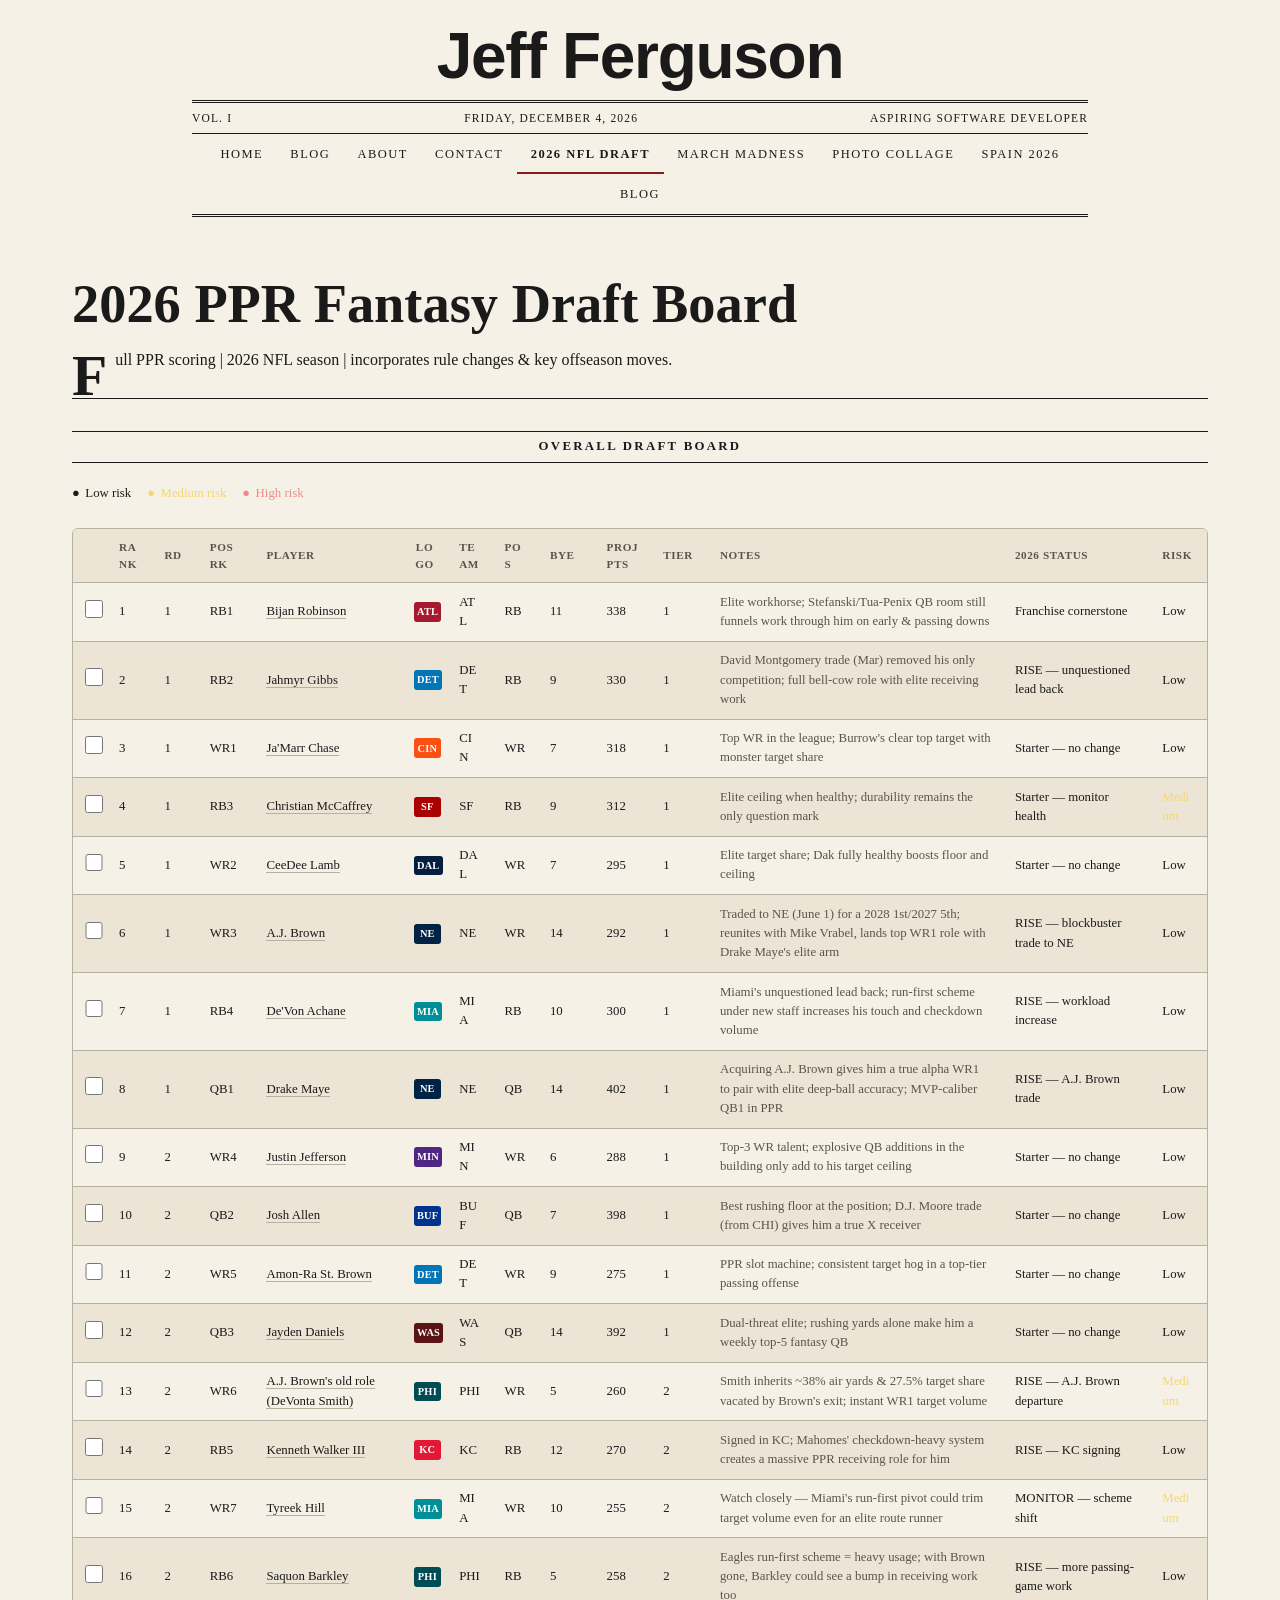
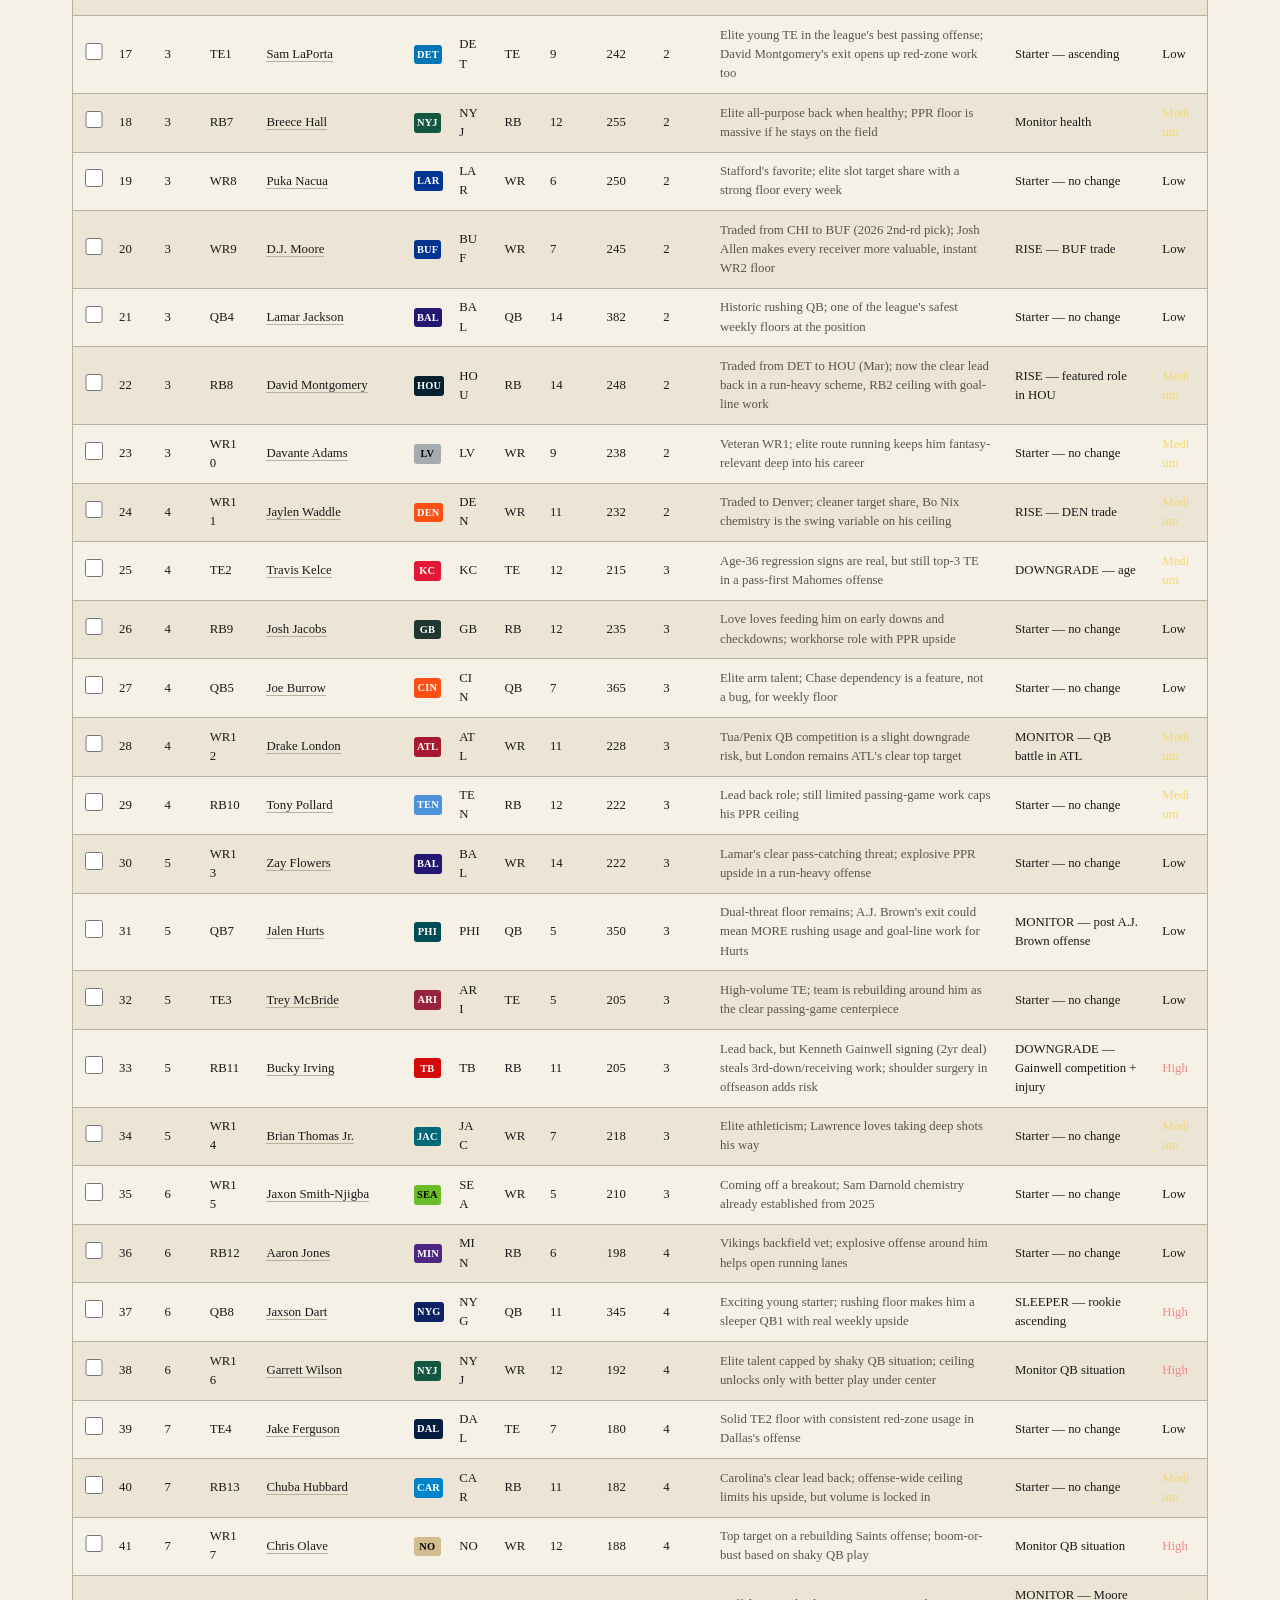
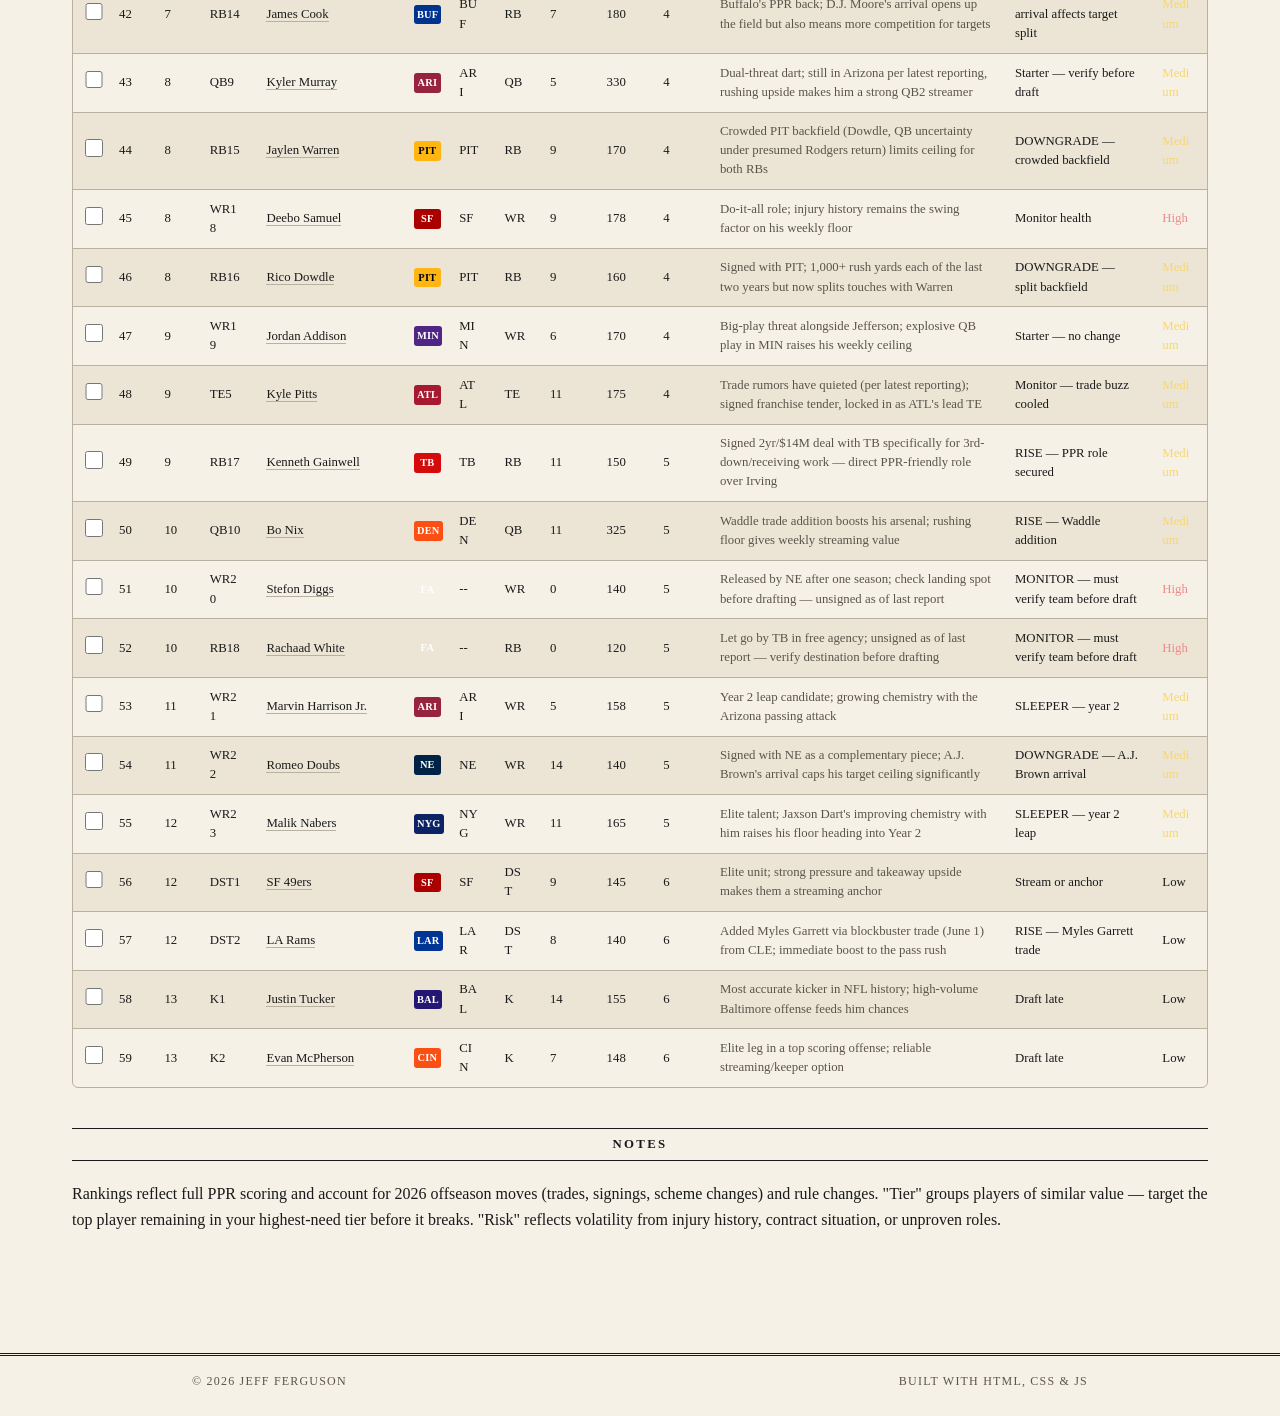
<file: nfl-draft-2026.html>
<!DOCTYPE html>
<html lang="en">
<head>
  <meta charset="UTF-8" />
  <meta name="viewport" content="width=device-width, initial-scale=1.0" />
  <title>2026 PPR Fantasy Draft Board</title>
  <meta name="description" content="2026 PPR Fantasy Football Draft Board — overall rankings, tiers, and notes." />
  <link rel="stylesheet" href="css/style.css" />
  <link rel="stylesheet" href="css/draft.css" />
</head>
<body>
  <header class="site-header">
    <div class="wrapper">
      <div class="site-title"><a class="nameplate" href="index.html">Jeff Ferguson</a><div class="dateline"><span>Vol. I</span><span id="today"></span><span>Aspiring Software Developer</span></div></div>
      <button type="button" class="nav-toggle" id="nav-toggle" aria-label="Toggle menu" aria-expanded="false" aria-controls="main-nav">&#9776;</button>
      <nav class="main-nav" id="main-nav">
        <ul>
          <li><a href="index.html">home</a></li>
          <li><a href="blog.html">blog</a></li>
          <li><a href="about.html">about</a></li>
          <li><a href="contact.html">contact</a></li>
          <li><a href="nfl-draft-2026.html">2026 nfl draft</a></li>
          <li><a href="march-madness-2027.html">march madness</a></li>
          <li><a href="photo-collage.html">photo collage</a></li>
          <li><a href="spain-2026.html">spain 2026</a></li>
          <li><a href="blog.html">blog</a></li>
        </ul>
      </nav>
    </div>
  </header>

  <main class="wrapper wrapper--wide">
    <section class="hero">
      <h1>2026 PPR Fantasy Draft Board</h1>
      <p>Full PPR scoring | 2026 NFL season | incorporates rule changes &amp; key offseason moves.</p>
    </section>

    <section>
      <h2>overall draft board</h2>
      <div class="legend">
        <span class="risk-low">Low risk</span>
        <span class="risk-medium">Medium risk</span>
        <span class="risk-high">High risk</span>
      </div>
      <div class="table-scroll">
        <table class="draft-table">
          <thead>
            <tr>
              <th class="drafted-col"></th>
              <th>Rank</th>
              <th>Rd</th>
              <th>Pos Rk</th>
              <th>Player</th>
              <th>Logo</th>
              <th>Team</th>
              <th>Pos</th>
              <th>Bye</th>
              <th>Proj Pts</th>
              <th>Tier</th>
              <th>Notes</th>
              <th>2026 Status</th>
              <th>Risk</th>
            </tr>
          </thead>
          <tbody>
        <tr>
          <td class="drafted-col"><input type="checkbox" class="drafted-check" data-idx="0" aria-label="Mark as drafted" /></td>
          <td>1</td>
          <td>1</td>
          <td>RB1</td>
          <td><a href="https://www.espn.com/nfl/player/stats/_/id/4430807/bijan-robinson" target="_blank" rel="noopener">Bijan Robinson</a></td>
          <td><span class="team-logo team-ATL">ATL</span></td>
          <td>ATL</td>
          <td>RB</td>
          <td>11</td>
          <td>338</td>
          <td>1</td>
          <td class="notes-cell">Elite workhorse; Stefanski/Tua-Penix QB room still funnels work through him on early &amp; passing downs</td>
          <td>Franchise cornerstone</td>
          <td class="risk-low">Low</td>
        </tr>
        <tr>
          <td class="drafted-col"><input type="checkbox" class="drafted-check" data-idx="1" aria-label="Mark as drafted" /></td>
          <td>2</td>
          <td>1</td>
          <td>RB2</td>
          <td><a href="https://www.espn.com/nfl/player/stats/_/id/4429795/jahmyr-gibbs" target="_blank" rel="noopener">Jahmyr Gibbs</a></td>
          <td><span class="team-logo team-DET">DET</span></td>
          <td>DET</td>
          <td>RB</td>
          <td>9</td>
          <td>330</td>
          <td>1</td>
          <td class="notes-cell">David Montgomery trade (Mar) removed his only competition; full bell-cow role with elite receiving work</td>
          <td>RISE — unquestioned lead back</td>
          <td class="risk-low">Low</td>
        </tr>
        <tr>
          <td class="drafted-col"><input type="checkbox" class="drafted-check" data-idx="2" aria-label="Mark as drafted" /></td>
          <td>3</td>
          <td>1</td>
          <td>WR1</td>
          <td><a href="https://www.espn.com/nfl/player/stats/_/id/4362628/jamarr-chase" target="_blank" rel="noopener">Ja'Marr Chase</a></td>
          <td><span class="team-logo team-CIN">CIN</span></td>
          <td>CIN</td>
          <td>WR</td>
          <td>7</td>
          <td>318</td>
          <td>1</td>
          <td class="notes-cell">Top WR in the league; Burrow's clear top target with monster target share</td>
          <td>Starter — no change</td>
          <td class="risk-low">Low</td>
        </tr>
        <tr>
          <td class="drafted-col"><input type="checkbox" class="drafted-check" data-idx="3" aria-label="Mark as drafted" /></td>
          <td>4</td>
          <td>1</td>
          <td>RB3</td>
          <td><a href="https://www.espn.com/nfl/player/stats/_/id/3117251/christian-mccaffrey" target="_blank" rel="noopener">Christian McCaffrey</a></td>
          <td><span class="team-logo team-SF">SF</span></td>
          <td>SF</td>
          <td>RB</td>
          <td>9</td>
          <td>312</td>
          <td>1</td>
          <td class="notes-cell">Elite ceiling when healthy; durability remains the only question mark</td>
          <td>Starter — monitor health</td>
          <td class="risk-medium">Medium</td>
        </tr>
        <tr>
          <td class="drafted-col"><input type="checkbox" class="drafted-check" data-idx="4" aria-label="Mark as drafted" /></td>
          <td>5</td>
          <td>1</td>
          <td>WR2</td>
          <td><a href="https://www.espn.com/nfl/player/stats/_/id/4241389/ceedee-lamb" target="_blank" rel="noopener">CeeDee Lamb</a></td>
          <td><span class="team-logo team-DAL">DAL</span></td>
          <td>DAL</td>
          <td>WR</td>
          <td>7</td>
          <td>295</td>
          <td>1</td>
          <td class="notes-cell">Elite target share; Dak fully healthy boosts floor and ceiling</td>
          <td>Starter — no change</td>
          <td class="risk-low">Low</td>
        </tr>
        <tr>
          <td class="drafted-col"><input type="checkbox" class="drafted-check" data-idx="5" aria-label="Mark as drafted" /></td>
          <td>6</td>
          <td>1</td>
          <td>WR3</td>
          <td><a href="https://www.espn.com/nfl/player/stats/_/id/4047646/aj-brown" target="_blank" rel="noopener">A.J. Brown</a></td>
          <td><span class="team-logo team-NE">NE</span></td>
          <td>NE</td>
          <td>WR</td>
          <td>14</td>
          <td>292</td>
          <td>1</td>
          <td class="notes-cell">Traded to NE (June 1) for a 2028 1st/2027 5th; reunites with Mike Vrabel, lands top WR1 role with Drake Maye's elite arm</td>
          <td>RISE — blockbuster trade to NE</td>
          <td class="risk-low">Low</td>
        </tr>
        <tr>
          <td class="drafted-col"><input type="checkbox" class="drafted-check" data-idx="6" aria-label="Mark as drafted" /></td>
          <td>7</td>
          <td>1</td>
          <td>RB4</td>
          <td><a href="https://www.espn.com/nfl/player/stats/_/id/4429160/devon-achane" target="_blank" rel="noopener">De'Von Achane</a></td>
          <td><span class="team-logo team-MIA">MIA</span></td>
          <td>MIA</td>
          <td>RB</td>
          <td>10</td>
          <td>300</td>
          <td>1</td>
          <td class="notes-cell">Miami's unquestioned lead back; run-first scheme under new staff increases his touch and checkdown volume</td>
          <td>RISE — workload increase</td>
          <td class="risk-low">Low</td>
        </tr>
        <tr>
          <td class="drafted-col"><input type="checkbox" class="drafted-check" data-idx="7" aria-label="Mark as drafted" /></td>
          <td>8</td>
          <td>1</td>
          <td>QB1</td>
          <td><a href="https://www.espn.com/nfl/player/stats/_/id/4431452/drake-maye" target="_blank" rel="noopener">Drake Maye</a></td>
          <td><span class="team-logo team-NE">NE</span></td>
          <td>NE</td>
          <td>QB</td>
          <td>14</td>
          <td>402</td>
          <td>1</td>
          <td class="notes-cell">Acquiring A.J. Brown gives him a true alpha WR1 to pair with elite deep-ball accuracy; MVP-caliber QB1 in PPR</td>
          <td>RISE — A.J. Brown trade</td>
          <td class="risk-low">Low</td>
        </tr>
        <tr>
          <td class="drafted-col"><input type="checkbox" class="drafted-check" data-idx="8" aria-label="Mark as drafted" /></td>
          <td>9</td>
          <td>2</td>
          <td>WR4</td>
          <td><a href="https://www.espn.com/nfl/player/stats/_/id/4262921/justin-jefferson" target="_blank" rel="noopener">Justin Jefferson</a></td>
          <td><span class="team-logo team-MIN">MIN</span></td>
          <td>MIN</td>
          <td>WR</td>
          <td>6</td>
          <td>288</td>
          <td>1</td>
          <td class="notes-cell">Top-3 WR talent; explosive QB additions in the building only add to his target ceiling</td>
          <td>Starter — no change</td>
          <td class="risk-low">Low</td>
        </tr>
        <tr>
          <td class="drafted-col"><input type="checkbox" class="drafted-check" data-idx="9" aria-label="Mark as drafted" /></td>
          <td>10</td>
          <td>2</td>
          <td>QB2</td>
          <td><a href="https://www.espn.com/nfl/player/stats/_/id/3918298/josh-allen" target="_blank" rel="noopener">Josh Allen</a></td>
          <td><span class="team-logo team-BUF">BUF</span></td>
          <td>BUF</td>
          <td>QB</td>
          <td>7</td>
          <td>398</td>
          <td>1</td>
          <td class="notes-cell">Best rushing floor at the position; D.J. Moore trade (from CHI) gives him a true X receiver</td>
          <td>Starter — no change</td>
          <td class="risk-low">Low</td>
        </tr>
        <tr>
          <td class="drafted-col"><input type="checkbox" class="drafted-check" data-idx="10" aria-label="Mark as drafted" /></td>
          <td>11</td>
          <td>2</td>
          <td>WR5</td>
          <td><a href="https://www.espn.com/nfl/player/stats/_/id/4374302/amon-ra-st-brown" target="_blank" rel="noopener">Amon-Ra St. Brown</a></td>
          <td><span class="team-logo team-DET">DET</span></td>
          <td>DET</td>
          <td>WR</td>
          <td>9</td>
          <td>275</td>
          <td>1</td>
          <td class="notes-cell">PPR slot machine; consistent target hog in a top-tier passing offense</td>
          <td>Starter — no change</td>
          <td class="risk-low">Low</td>
        </tr>
        <tr>
          <td class="drafted-col"><input type="checkbox" class="drafted-check" data-idx="11" aria-label="Mark as drafted" /></td>
          <td>12</td>
          <td>2</td>
          <td>QB3</td>
          <td><a href="https://www.espn.com/nfl/player/stats/_/id/4426348/jayden-daniels" target="_blank" rel="noopener">Jayden Daniels</a></td>
          <td><span class="team-logo team-WAS">WAS</span></td>
          <td>WAS</td>
          <td>QB</td>
          <td>14</td>
          <td>392</td>
          <td>1</td>
          <td class="notes-cell">Dual-threat elite; rushing yards alone make him a weekly top-5 fantasy QB</td>
          <td>Starter — no change</td>
          <td class="risk-low">Low</td>
        </tr>
        <tr>
          <td class="drafted-col"><input type="checkbox" class="drafted-check" data-idx="12" aria-label="Mark as drafted" /></td>
          <td>13</td>
          <td>2</td>
          <td>WR6</td>
          <td><a href="https://www.espn.com/nfl/player/stats/_/id/4241478/devonta-smith" target="_blank" rel="noopener">A.J. Brown's old role (DeVonta Smith)</a></td>
          <td><span class="team-logo team-PHI">PHI</span></td>
          <td>PHI</td>
          <td>WR</td>
          <td>5</td>
          <td>260</td>
          <td>2</td>
          <td class="notes-cell">Smith inherits ~38% air yards &amp; 27.5% target share vacated by Brown's exit; instant WR1 target volume</td>
          <td>RISE — A.J. Brown departure</td>
          <td class="risk-medium">Medium</td>
        </tr>
        <tr>
          <td class="drafted-col"><input type="checkbox" class="drafted-check" data-idx="13" aria-label="Mark as drafted" /></td>
          <td>14</td>
          <td>2</td>
          <td>RB5</td>
          <td><a href="https://www.espn.com/nfl/player/stats/_/id/4567048/kenneth-walker-iii" target="_blank" rel="noopener">Kenneth Walker III</a></td>
          <td><span class="team-logo team-KC">KC</span></td>
          <td>KC</td>
          <td>RB</td>
          <td>12</td>
          <td>270</td>
          <td>2</td>
          <td class="notes-cell">Signed in KC; Mahomes' checkdown-heavy system creates a massive PPR receiving role for him</td>
          <td>RISE — KC signing</td>
          <td class="risk-low">Low</td>
        </tr>
        <tr>
          <td class="drafted-col"><input type="checkbox" class="drafted-check" data-idx="14" aria-label="Mark as drafted" /></td>
          <td>15</td>
          <td>2</td>
          <td>WR7</td>
          <td><a href="https://www.espn.com/nfl/player/stats/_/id/3116406/tyreek-hill" target="_blank" rel="noopener">Tyreek Hill</a></td>
          <td><span class="team-logo team-MIA">MIA</span></td>
          <td>MIA</td>
          <td>WR</td>
          <td>10</td>
          <td>255</td>
          <td>2</td>
          <td class="notes-cell">Watch closely — Miami's run-first pivot could trim target volume even for an elite route runner</td>
          <td>MONITOR — scheme shift</td>
          <td class="risk-medium">Medium</td>
        </tr>
        <tr>
          <td class="drafted-col"><input type="checkbox" class="drafted-check" data-idx="15" aria-label="Mark as drafted" /></td>
          <td>16</td>
          <td>2</td>
          <td>RB6</td>
          <td><a href="https://www.espn.com/nfl/player/stats/_/id/3929630/saquon-barkley" target="_blank" rel="noopener">Saquon Barkley</a></td>
          <td><span class="team-logo team-PHI">PHI</span></td>
          <td>PHI</td>
          <td>RB</td>
          <td>5</td>
          <td>258</td>
          <td>2</td>
          <td class="notes-cell">Eagles run-first scheme = heavy usage; with Brown gone, Barkley could see a bump in receiving work too</td>
          <td>RISE — more passing-game work</td>
          <td class="risk-low">Low</td>
        </tr>
        <tr>
          <td class="drafted-col"><input type="checkbox" class="drafted-check" data-idx="16" aria-label="Mark as drafted" /></td>
          <td>17</td>
          <td>3</td>
          <td>TE1</td>
          <td><a href="https://www.espn.com/nfl/player/stats/_/id/4430027/sam-laporta" target="_blank" rel="noopener">Sam LaPorta</a></td>
          <td><span class="team-logo team-DET">DET</span></td>
          <td>DET</td>
          <td>TE</td>
          <td>9</td>
          <td>242</td>
          <td>2</td>
          <td class="notes-cell">Elite young TE in the league's best passing offense; David Montgomery's exit opens up red-zone work too</td>
          <td>Starter — ascending</td>
          <td class="risk-low">Low</td>
        </tr>
        <tr>
          <td class="drafted-col"><input type="checkbox" class="drafted-check" data-idx="17" aria-label="Mark as drafted" /></td>
          <td>18</td>
          <td>3</td>
          <td>RB7</td>
          <td><a href="https://www.espn.com/nfl/player/stats/_/id/4427366/breece-hall" target="_blank" rel="noopener">Breece Hall</a></td>
          <td><span class="team-logo team-NYJ">NYJ</span></td>
          <td>NYJ</td>
          <td>RB</td>
          <td>12</td>
          <td>255</td>
          <td>2</td>
          <td class="notes-cell">Elite all-purpose back when healthy; PPR floor is massive if he stays on the field</td>
          <td>Monitor health</td>
          <td class="risk-medium">Medium</td>
        </tr>
        <tr>
          <td class="drafted-col"><input type="checkbox" class="drafted-check" data-idx="18" aria-label="Mark as drafted" /></td>
          <td>19</td>
          <td>3</td>
          <td>WR8</td>
          <td><a href="https://www.espn.com/nfl/player/stats/_/id/4426515/puka-nacua" target="_blank" rel="noopener">Puka Nacua</a></td>
          <td><span class="team-logo team-LAR">LAR</span></td>
          <td>LAR</td>
          <td>WR</td>
          <td>6</td>
          <td>250</td>
          <td>2</td>
          <td class="notes-cell">Stafford's favorite; elite slot target share with a strong floor every week</td>
          <td>Starter — no change</td>
          <td class="risk-low">Low</td>
        </tr>
        <tr>
          <td class="drafted-col"><input type="checkbox" class="drafted-check" data-idx="19" aria-label="Mark as drafted" /></td>
          <td>20</td>
          <td>3</td>
          <td>WR9</td>
          <td><a href="https://www.espn.com/nfl/player/stats/_/id/3915416/dj-moore" target="_blank" rel="noopener">D.J. Moore</a></td>
          <td><span class="team-logo team-BUF">BUF</span></td>
          <td>BUF</td>
          <td>WR</td>
          <td>7</td>
          <td>245</td>
          <td>2</td>
          <td class="notes-cell">Traded from CHI to BUF (2026 2nd-rd pick); Josh Allen makes every receiver more valuable, instant WR2 floor</td>
          <td>RISE — BUF trade</td>
          <td class="risk-low">Low</td>
        </tr>
        <tr>
          <td class="drafted-col"><input type="checkbox" class="drafted-check" data-idx="20" aria-label="Mark as drafted" /></td>
          <td>21</td>
          <td>3</td>
          <td>QB4</td>
          <td><a href="https://www.espn.com/nfl/player/stats/_/id/3916387/lamar-jackson" target="_blank" rel="noopener">Lamar Jackson</a></td>
          <td><span class="team-logo team-BAL">BAL</span></td>
          <td>BAL</td>
          <td>QB</td>
          <td>14</td>
          <td>382</td>
          <td>2</td>
          <td class="notes-cell">Historic rushing QB; one of the league's safest weekly floors at the position</td>
          <td>Starter — no change</td>
          <td class="risk-low">Low</td>
        </tr>
        <tr>
          <td class="drafted-col"><input type="checkbox" class="drafted-check" data-idx="21" aria-label="Mark as drafted" /></td>
          <td>22</td>
          <td>3</td>
          <td>RB8</td>
          <td><a href="https://www.espn.com/nfl/player/stats/_/id/4035538/david-montgomery" target="_blank" rel="noopener">David Montgomery</a></td>
          <td><span class="team-logo team-HOU">HOU</span></td>
          <td>HOU</td>
          <td>RB</td>
          <td>14</td>
          <td>248</td>
          <td>2</td>
          <td class="notes-cell">Traded from DET to HOU (Mar); now the clear lead back in a run-heavy scheme, RB2 ceiling with goal-line work</td>
          <td>RISE — featured role in HOU</td>
          <td class="risk-medium">Medium</td>
        </tr>
        <tr>
          <td class="drafted-col"><input type="checkbox" class="drafted-check" data-idx="22" aria-label="Mark as drafted" /></td>
          <td>23</td>
          <td>3</td>
          <td>WR10</td>
          <td><a href="https://www.espn.com/nfl/player/stats/_/id/16800/davante-adams" target="_blank" rel="noopener">Davante Adams</a></td>
          <td><span class="team-logo team-LV">LV</span></td>
          <td>LV</td>
          <td>WR</td>
          <td>9</td>
          <td>238</td>
          <td>2</td>
          <td class="notes-cell">Veteran WR1; elite route running keeps him fantasy-relevant deep into his career</td>
          <td>Starter — no change</td>
          <td class="risk-medium">Medium</td>
        </tr>
        <tr>
          <td class="drafted-col"><input type="checkbox" class="drafted-check" data-idx="23" aria-label="Mark as drafted" /></td>
          <td>24</td>
          <td>4</td>
          <td>WR11</td>
          <td><a href="https://www.espn.com/nfl/player/stats/_/id/4372016/jaylen-waddle" target="_blank" rel="noopener">Jaylen Waddle</a></td>
          <td><span class="team-logo team-DEN">DEN</span></td>
          <td>DEN</td>
          <td>WR</td>
          <td>11</td>
          <td>232</td>
          <td>2</td>
          <td class="notes-cell">Traded to Denver; cleaner target share, Bo Nix chemistry is the swing variable on his ceiling</td>
          <td>RISE — DEN trade</td>
          <td class="risk-medium">Medium</td>
        </tr>
        <tr>
          <td class="drafted-col"><input type="checkbox" class="drafted-check" data-idx="24" aria-label="Mark as drafted" /></td>
          <td>25</td>
          <td>4</td>
          <td>TE2</td>
          <td><a href="https://www.espn.com/nfl/player/stats/_/id/15847/travis-kelce" target="_blank" rel="noopener">Travis Kelce</a></td>
          <td><span class="team-logo team-KC">KC</span></td>
          <td>KC</td>
          <td>TE</td>
          <td>12</td>
          <td>215</td>
          <td>3</td>
          <td class="notes-cell">Age-36 regression signs are real, but still top-3 TE in a pass-first Mahomes offense</td>
          <td>DOWNGRADE — age</td>
          <td class="risk-medium">Medium</td>
        </tr>
        <tr>
          <td class="drafted-col"><input type="checkbox" class="drafted-check" data-idx="25" aria-label="Mark as drafted" /></td>
          <td>26</td>
          <td>4</td>
          <td>RB9</td>
          <td><a href="https://www.espn.com/nfl/player/stats/_/id/4047365/josh-jacobs" target="_blank" rel="noopener">Josh Jacobs</a></td>
          <td><span class="team-logo team-GB">GB</span></td>
          <td>GB</td>
          <td>RB</td>
          <td>12</td>
          <td>235</td>
          <td>3</td>
          <td class="notes-cell">Love loves feeding him on early downs and checkdowns; workhorse role with PPR upside</td>
          <td>Starter — no change</td>
          <td class="risk-low">Low</td>
        </tr>
        <tr>
          <td class="drafted-col"><input type="checkbox" class="drafted-check" data-idx="26" aria-label="Mark as drafted" /></td>
          <td>27</td>
          <td>4</td>
          <td>QB5</td>
          <td><a href="https://www.espn.com/nfl/player/stats/_/id/3915511/joe-burrow" target="_blank" rel="noopener">Joe Burrow</a></td>
          <td><span class="team-logo team-CIN">CIN</span></td>
          <td>CIN</td>
          <td>QB</td>
          <td>7</td>
          <td>365</td>
          <td>3</td>
          <td class="notes-cell">Elite arm talent; Chase dependency is a feature, not a bug, for weekly floor</td>
          <td>Starter — no change</td>
          <td class="risk-low">Low</td>
        </tr>
        <tr>
          <td class="drafted-col"><input type="checkbox" class="drafted-check" data-idx="27" aria-label="Mark as drafted" /></td>
          <td>28</td>
          <td>4</td>
          <td>WR12</td>
          <td><a href="https://www.espn.com/nfl/player/stats/_/id/4426502/drake-london" target="_blank" rel="noopener">Drake London</a></td>
          <td><span class="team-logo team-ATL">ATL</span></td>
          <td>ATL</td>
          <td>WR</td>
          <td>11</td>
          <td>228</td>
          <td>3</td>
          <td class="notes-cell">Tua/Penix QB competition is a slight downgrade risk, but London remains ATL's clear top target</td>
          <td>MONITOR — QB battle in ATL</td>
          <td class="risk-medium">Medium</td>
        </tr>
        <tr>
          <td class="drafted-col"><input type="checkbox" class="drafted-check" data-idx="28" aria-label="Mark as drafted" /></td>
          <td>29</td>
          <td>4</td>
          <td>RB10</td>
          <td><a href="https://www.espn.com/nfl/player/stats/_/id/3916148/tony-pollard" target="_blank" rel="noopener">Tony Pollard</a></td>
          <td><span class="team-logo team-TEN">TEN</span></td>
          <td>TEN</td>
          <td>RB</td>
          <td>12</td>
          <td>222</td>
          <td>3</td>
          <td class="notes-cell">Lead back role; still limited passing-game work caps his PPR ceiling</td>
          <td>Starter — no change</td>
          <td class="risk-medium">Medium</td>
        </tr>
        <tr>
          <td class="drafted-col"><input type="checkbox" class="drafted-check" data-idx="29" aria-label="Mark as drafted" /></td>
          <td>30</td>
          <td>5</td>
          <td>WR13</td>
          <td><a href="https://www.espn.com/nfl/player/stats/_/id/4429615/zay-flowers" target="_blank" rel="noopener">Zay Flowers</a></td>
          <td><span class="team-logo team-BAL">BAL</span></td>
          <td>BAL</td>
          <td>WR</td>
          <td>14</td>
          <td>222</td>
          <td>3</td>
          <td class="notes-cell">Lamar's clear pass-catching threat; explosive PPR upside in a run-heavy offense</td>
          <td>Starter — no change</td>
          <td class="risk-low">Low</td>
        </tr>
        <tr>
          <td class="drafted-col"><input type="checkbox" class="drafted-check" data-idx="30" aria-label="Mark as drafted" /></td>
          <td>31</td>
          <td>5</td>
          <td>QB7</td>
          <td><a href="https://www.espn.com/nfl/player/stats/_/id/4040715/jalen-hurts" target="_blank" rel="noopener">Jalen Hurts</a></td>
          <td><span class="team-logo team-PHI">PHI</span></td>
          <td>PHI</td>
          <td>QB</td>
          <td>5</td>
          <td>350</td>
          <td>3</td>
          <td class="notes-cell">Dual-threat floor remains; A.J. Brown's exit could mean MORE rushing usage and goal-line work for Hurts</td>
          <td>MONITOR — post A.J. Brown offense</td>
          <td class="risk-low">Low</td>
        </tr>
        <tr>
          <td class="drafted-col"><input type="checkbox" class="drafted-check" data-idx="31" aria-label="Mark as drafted" /></td>
          <td>32</td>
          <td>5</td>
          <td>TE3</td>
          <td><a href="https://www.espn.com/nfl/player/stats/_/id/4361307/trey-mcbride" target="_blank" rel="noopener">Trey McBride</a></td>
          <td><span class="team-logo team-ARI">ARI</span></td>
          <td>ARI</td>
          <td>TE</td>
          <td>5</td>
          <td>205</td>
          <td>3</td>
          <td class="notes-cell">High-volume TE; team is rebuilding around him as the clear passing-game centerpiece</td>
          <td>Starter — no change</td>
          <td class="risk-low">Low</td>
        </tr>
        <tr>
          <td class="drafted-col"><input type="checkbox" class="drafted-check" data-idx="32" aria-label="Mark as drafted" /></td>
          <td>33</td>
          <td>5</td>
          <td>RB11</td>
          <td><a href="https://www.espn.com/nfl/player/stats/_/id/4596448/bucky-irving" target="_blank" rel="noopener">Bucky Irving</a></td>
          <td><span class="team-logo team-TB">TB</span></td>
          <td>TB</td>
          <td>RB</td>
          <td>11</td>
          <td>205</td>
          <td>3</td>
          <td class="notes-cell">Lead back, but Kenneth Gainwell signing (2yr deal) steals 3rd-down/receiving work; shoulder surgery in offseason adds risk</td>
          <td>DOWNGRADE — Gainwell competition + injury</td>
          <td class="risk-high">High</td>
        </tr>
        <tr>
          <td class="drafted-col"><input type="checkbox" class="drafted-check" data-idx="33" aria-label="Mark as drafted" /></td>
          <td>34</td>
          <td>5</td>
          <td>WR14</td>
          <td><a href="https://www.espn.com/nfl/player/stats/_/id/4432773/brian-thomas-jr" target="_blank" rel="noopener">Brian Thomas Jr.</a></td>
          <td><span class="team-logo team-JAC">JAC</span></td>
          <td>JAC</td>
          <td>WR</td>
          <td>7</td>
          <td>218</td>
          <td>3</td>
          <td class="notes-cell">Elite athleticism; Lawrence loves taking deep shots his way</td>
          <td>Starter — no change</td>
          <td class="risk-medium">Medium</td>
        </tr>
        <tr>
          <td class="drafted-col"><input type="checkbox" class="drafted-check" data-idx="34" aria-label="Mark as drafted" /></td>
          <td>35</td>
          <td>6</td>
          <td>WR15</td>
          <td><a href="https://www.espn.com/nfl/player/stats/_/id/4430878/jaxon-smith-njigba" target="_blank" rel="noopener">Jaxon Smith-Njigba</a></td>
          <td><span class="team-logo team-SEA">SEA</span></td>
          <td>SEA</td>
          <td>WR</td>
          <td>5</td>
          <td>210</td>
          <td>3</td>
          <td class="notes-cell">Coming off a breakout; Sam Darnold chemistry already established from 2025</td>
          <td>Starter — no change</td>
          <td class="risk-low">Low</td>
        </tr>
        <tr>
          <td class="drafted-col"><input type="checkbox" class="drafted-check" data-idx="35" aria-label="Mark as drafted" /></td>
          <td>36</td>
          <td>6</td>
          <td>RB12</td>
          <td><a href="https://www.espn.com/nfl/player/stats/_/id/3042519/aaron-jones-sr" target="_blank" rel="noopener">Aaron Jones</a></td>
          <td><span class="team-logo team-MIN">MIN</span></td>
          <td>MIN</td>
          <td>RB</td>
          <td>6</td>
          <td>198</td>
          <td>4</td>
          <td class="notes-cell">Vikings backfield vet; explosive offense around him helps open running lanes</td>
          <td>Starter — no change</td>
          <td class="risk-low">Low</td>
        </tr>
        <tr>
          <td class="drafted-col"><input type="checkbox" class="drafted-check" data-idx="36" aria-label="Mark as drafted" /></td>
          <td>37</td>
          <td>6</td>
          <td>QB8</td>
          <td><a href="https://www.espn.com/nfl/player/stats/_/id/4689114/jaxson-dart" target="_blank" rel="noopener">Jaxson Dart</a></td>
          <td><span class="team-logo team-NYG">NYG</span></td>
          <td>NYG</td>
          <td>QB</td>
          <td>11</td>
          <td>345</td>
          <td>4</td>
          <td class="notes-cell">Exciting young starter; rushing floor makes him a sleeper QB1 with real weekly upside</td>
          <td>SLEEPER — rookie ascending</td>
          <td class="risk-high">High</td>
        </tr>
        <tr>
          <td class="drafted-col"><input type="checkbox" class="drafted-check" data-idx="37" aria-label="Mark as drafted" /></td>
          <td>38</td>
          <td>6</td>
          <td>WR16</td>
          <td><a href="https://www.espn.com/nfl/player/stats/_/id/4569618/garrett-wilson" target="_blank" rel="noopener">Garrett Wilson</a></td>
          <td><span class="team-logo team-NYJ">NYJ</span></td>
          <td>NYJ</td>
          <td>WR</td>
          <td>12</td>
          <td>192</td>
          <td>4</td>
          <td class="notes-cell">Elite talent capped by shaky QB situation; ceiling unlocks only with better play under center</td>
          <td>Monitor QB situation</td>
          <td class="risk-high">High</td>
        </tr>
        <tr>
          <td class="drafted-col"><input type="checkbox" class="drafted-check" data-idx="38" aria-label="Mark as drafted" /></td>
          <td>39</td>
          <td>7</td>
          <td>TE4</td>
          <td><a href="https://www.espn.com/nfl/player/stats/_/id/4242355/jake-ferguson" target="_blank" rel="noopener">Jake Ferguson</a></td>
          <td><span class="team-logo team-DAL">DAL</span></td>
          <td>DAL</td>
          <td>TE</td>
          <td>7</td>
          <td>180</td>
          <td>4</td>
          <td class="notes-cell">Solid TE2 floor with consistent red-zone usage in Dallas's offense</td>
          <td>Starter — no change</td>
          <td class="risk-low">Low</td>
        </tr>
        <tr>
          <td class="drafted-col"><input type="checkbox" class="drafted-check" data-idx="39" aria-label="Mark as drafted" /></td>
          <td>40</td>
          <td>7</td>
          <td>RB13</td>
          <td><a href="https://www.espn.com/nfl/player/stats/_/id/4241416/chuba-hubbard" target="_blank" rel="noopener">Chuba Hubbard</a></td>
          <td><span class="team-logo team-CAR">CAR</span></td>
          <td>CAR</td>
          <td>RB</td>
          <td>11</td>
          <td>182</td>
          <td>4</td>
          <td class="notes-cell">Carolina's clear lead back; offense-wide ceiling limits his upside, but volume is locked in</td>
          <td>Starter — no change</td>
          <td class="risk-medium">Medium</td>
        </tr>
        <tr>
          <td class="drafted-col"><input type="checkbox" class="drafted-check" data-idx="40" aria-label="Mark as drafted" /></td>
          <td>41</td>
          <td>7</td>
          <td>WR17</td>
          <td><a href="https://www.espn.com/nfl/player/stats/_/id/4361370/chris-olave" target="_blank" rel="noopener">Chris Olave</a></td>
          <td><span class="team-logo team-NO">NO</span></td>
          <td>NO</td>
          <td>WR</td>
          <td>12</td>
          <td>188</td>
          <td>4</td>
          <td class="notes-cell">Top target on a rebuilding Saints offense; boom-or-bust based on shaky QB play</td>
          <td>Monitor QB situation</td>
          <td class="risk-high">High</td>
        </tr>
        <tr>
          <td class="drafted-col"><input type="checkbox" class="drafted-check" data-idx="41" aria-label="Mark as drafted" /></td>
          <td>42</td>
          <td>7</td>
          <td>RB14</td>
          <td><a href="https://www.espn.com/nfl/player/stats/_/id/4379399/james-cook-iii" target="_blank" rel="noopener">James Cook</a></td>
          <td><span class="team-logo team-BUF">BUF</span></td>
          <td>BUF</td>
          <td>RB</td>
          <td>7</td>
          <td>180</td>
          <td>4</td>
          <td class="notes-cell">Buffalo's PPR back; D.J. Moore's arrival opens up the field but also means more competition for targets</td>
          <td>MONITOR — Moore arrival affects target split</td>
          <td class="risk-medium">Medium</td>
        </tr>
        <tr>
          <td class="drafted-col"><input type="checkbox" class="drafted-check" data-idx="42" aria-label="Mark as drafted" /></td>
          <td>43</td>
          <td>8</td>
          <td>QB9</td>
          <td><a href="https://www.espn.com/nfl/player/stats/_/id/3917315/kyler-murray" target="_blank" rel="noopener">Kyler Murray</a></td>
          <td><span class="team-logo team-ARI">ARI</span></td>
          <td>ARI</td>
          <td>QB</td>
          <td>5</td>
          <td>330</td>
          <td>4</td>
          <td class="notes-cell">Dual-threat dart; still in Arizona per latest reporting, rushing upside makes him a strong QB2 streamer</td>
          <td>Starter — verify before draft</td>
          <td class="risk-medium">Medium</td>
        </tr>
        <tr>
          <td class="drafted-col"><input type="checkbox" class="drafted-check" data-idx="43" aria-label="Mark as drafted" /></td>
          <td>44</td>
          <td>8</td>
          <td>RB15</td>
          <td><a href="https://www.espn.com/nfl/player/stats/_/id/4569987/jaylen-warren" target="_blank" rel="noopener">Jaylen Warren</a></td>
          <td><span class="team-logo team-PIT">PIT</span></td>
          <td>PIT</td>
          <td>RB</td>
          <td>9</td>
          <td>170</td>
          <td>4</td>
          <td class="notes-cell">Crowded PIT backfield (Dowdle, QB uncertainty under presumed Rodgers return) limits ceiling for both RBs</td>
          <td>DOWNGRADE — crowded backfield</td>
          <td class="risk-medium">Medium</td>
        </tr>
        <tr>
          <td class="drafted-col"><input type="checkbox" class="drafted-check" data-idx="44" aria-label="Mark as drafted" /></td>
          <td>45</td>
          <td>8</td>
          <td>WR18</td>
          <td><a href="https://www.espn.com/nfl/player/stats/_/id/3126486/deebo-samuel" target="_blank" rel="noopener">Deebo Samuel</a></td>
          <td><span class="team-logo team-SF">SF</span></td>
          <td>SF</td>
          <td>WR</td>
          <td>9</td>
          <td>178</td>
          <td>4</td>
          <td class="notes-cell">Do-it-all role; injury history remains the swing factor on his weekly floor</td>
          <td>Monitor health</td>
          <td class="risk-high">High</td>
        </tr>
        <tr>
          <td class="drafted-col"><input type="checkbox" class="drafted-check" data-idx="45" aria-label="Mark as drafted" /></td>
          <td>46</td>
          <td>8</td>
          <td>RB16</td>
          <td><a href="https://www.espn.com/nfl/player/stats/_/id/4038815/rico-dowdle" target="_blank" rel="noopener">Rico Dowdle</a></td>
          <td><span class="team-logo team-PIT">PIT</span></td>
          <td>PIT</td>
          <td>RB</td>
          <td>9</td>
          <td>160</td>
          <td>4</td>
          <td class="notes-cell">Signed with PIT; 1,000+ rush yards each of the last two years but now splits touches with Warren</td>
          <td>DOWNGRADE — split backfield</td>
          <td class="risk-medium">Medium</td>
        </tr>
        <tr>
          <td class="drafted-col"><input type="checkbox" class="drafted-check" data-idx="46" aria-label="Mark as drafted" /></td>
          <td>47</td>
          <td>9</td>
          <td>WR19</td>
          <td><a href="https://www.espn.com/nfl/player/stats/_/id/4429205/jordan-addison" target="_blank" rel="noopener">Jordan Addison</a></td>
          <td><span class="team-logo team-MIN">MIN</span></td>
          <td>MIN</td>
          <td>WR</td>
          <td>6</td>
          <td>170</td>
          <td>4</td>
          <td class="notes-cell">Big-play threat alongside Jefferson; explosive QB play in MIN raises his weekly ceiling</td>
          <td>Starter — no change</td>
          <td class="risk-medium">Medium</td>
        </tr>
        <tr>
          <td class="drafted-col"><input type="checkbox" class="drafted-check" data-idx="47" aria-label="Mark as drafted" /></td>
          <td>48</td>
          <td>9</td>
          <td>TE5</td>
          <td><a href="https://www.espn.com/nfl/player/stats/_/id/4360248/kyle-pitts-sr" target="_blank" rel="noopener">Kyle Pitts</a></td>
          <td><span class="team-logo team-ATL">ATL</span></td>
          <td>ATL</td>
          <td>TE</td>
          <td>11</td>
          <td>175</td>
          <td>4</td>
          <td class="notes-cell">Trade rumors have quieted (per latest reporting); signed franchise tender, locked in as ATL's lead TE</td>
          <td>Monitor — trade buzz cooled</td>
          <td class="risk-medium">Medium</td>
        </tr>
        <tr>
          <td class="drafted-col"><input type="checkbox" class="drafted-check" data-idx="48" aria-label="Mark as drafted" /></td>
          <td>49</td>
          <td>9</td>
          <td>RB17</td>
          <td><a href="https://www.espn.com/nfl/player/stats/_/id/4371733/kenneth-gainwell" target="_blank" rel="noopener">Kenneth Gainwell</a></td>
          <td><span class="team-logo team-TB">TB</span></td>
          <td>TB</td>
          <td>RB</td>
          <td>11</td>
          <td>150</td>
          <td>5</td>
          <td class="notes-cell">Signed 2yr/$14M deal with TB specifically for 3rd-down/receiving work — direct PPR-friendly role over Irving</td>
          <td>RISE — PPR role secured</td>
          <td class="risk-medium">Medium</td>
        </tr>
        <tr>
          <td class="drafted-col"><input type="checkbox" class="drafted-check" data-idx="49" aria-label="Mark as drafted" /></td>
          <td>50</td>
          <td>10</td>
          <td>QB10</td>
          <td><a href="https://www.espn.com/nfl/player/stats/_/id/4426338/bo-nix" target="_blank" rel="noopener">Bo Nix</a></td>
          <td><span class="team-logo team-DEN">DEN</span></td>
          <td>DEN</td>
          <td>QB</td>
          <td>11</td>
          <td>325</td>
          <td>5</td>
          <td class="notes-cell">Waddle trade addition boosts his arsenal; rushing floor gives weekly streaming value</td>
          <td>RISE — Waddle addition</td>
          <td class="risk-medium">Medium</td>
        </tr>
        <tr>
          <td class="drafted-col"><input type="checkbox" class="drafted-check" data-idx="50" aria-label="Mark as drafted" /></td>
          <td>51</td>
          <td>10</td>
          <td>WR20</td>
          <td><a href="https://www.espn.com/nfl/player/stats/_/id/2976212/stefon-diggs" target="_blank" rel="noopener">Stefon Diggs</a></td>
          <td><span class="team-logo team-fa">FA</span></td>
          <td>--</td>
          <td>WR</td>
          <td>0</td>
          <td>140</td>
          <td>5</td>
          <td class="notes-cell">Released by NE after one season; check landing spot before drafting — unsigned as of last report</td>
          <td>MONITOR — must verify team before draft</td>
          <td class="risk-high">High</td>
        </tr>
        <tr>
          <td class="drafted-col"><input type="checkbox" class="drafted-check" data-idx="51" aria-label="Mark as drafted" /></td>
          <td>52</td>
          <td>10</td>
          <td>RB18</td>
          <td><a href="https://www.espn.com/nfl/player/stats/_/id/4697815/rachaad-white" target="_blank" rel="noopener">Rachaad White</a></td>
          <td><span class="team-logo team-fa">FA</span></td>
          <td>--</td>
          <td>RB</td>
          <td>0</td>
          <td>120</td>
          <td>5</td>
          <td class="notes-cell">Let go by TB in free agency; unsigned as of last report — verify destination before drafting</td>
          <td>MONITOR — must verify team before draft</td>
          <td class="risk-high">High</td>
        </tr>
        <tr>
          <td class="drafted-col"><input type="checkbox" class="drafted-check" data-idx="52" aria-label="Mark as drafted" /></td>
          <td>53</td>
          <td>11</td>
          <td>WR21</td>
          <td><a href="https://www.espn.com/nfl/player/stats/_/id/4432708/marvin-harrison-jr" target="_blank" rel="noopener">Marvin Harrison Jr.</a></td>
          <td><span class="team-logo team-ARI">ARI</span></td>
          <td>ARI</td>
          <td>WR</td>
          <td>5</td>
          <td>158</td>
          <td>5</td>
          <td class="notes-cell">Year 2 leap candidate; growing chemistry with the Arizona passing attack</td>
          <td>SLEEPER — year 2</td>
          <td class="risk-medium">Medium</td>
        </tr>
        <tr>
          <td class="drafted-col"><input type="checkbox" class="drafted-check" data-idx="53" aria-label="Mark as drafted" /></td>
          <td>54</td>
          <td>11</td>
          <td>WR22</td>
          <td><a href="https://www.espn.com/nfl/player/stats/_/id/4361432/romeo-doubs" target="_blank" rel="noopener">Romeo Doubs</a></td>
          <td><span class="team-logo team-NE">NE</span></td>
          <td>NE</td>
          <td>WR</td>
          <td>14</td>
          <td>140</td>
          <td>5</td>
          <td class="notes-cell">Signed with NE as a complementary piece; A.J. Brown's arrival caps his target ceiling significantly</td>
          <td>DOWNGRADE — A.J. Brown arrival</td>
          <td class="risk-medium">Medium</td>
        </tr>
        <tr>
          <td class="drafted-col"><input type="checkbox" class="drafted-check" data-idx="54" aria-label="Mark as drafted" /></td>
          <td>55</td>
          <td>12</td>
          <td>WR23</td>
          <td><a href="https://www.espn.com/nfl/player/stats/_/id/4595348/malik-nabers" target="_blank" rel="noopener">Malik Nabers</a></td>
          <td><span class="team-logo team-NYG">NYG</span></td>
          <td>NYG</td>
          <td>WR</td>
          <td>11</td>
          <td>165</td>
          <td>5</td>
          <td class="notes-cell">Elite talent; Jaxson Dart's improving chemistry with him raises his floor heading into Year 2</td>
          <td>SLEEPER — year 2 leap</td>
          <td class="risk-medium">Medium</td>
        </tr>
        <tr>
          <td class="drafted-col"><input type="checkbox" class="drafted-check" data-idx="55" aria-label="Mark as drafted" /></td>
          <td>56</td>
          <td>12</td>
          <td>DST1</td>
          <td><a href="https://www.espn.com/nfl/team/_/name/sf/san-francisco-49ers" target="_blank" rel="noopener">SF 49ers</a></td>
          <td><span class="team-logo team-SF">SF</span></td>
          <td>SF</td>
          <td>DST</td>
          <td>9</td>
          <td>145</td>
          <td>6</td>
          <td class="notes-cell">Elite unit; strong pressure and takeaway upside makes them a streaming anchor</td>
          <td>Stream or anchor</td>
          <td class="risk-low">Low</td>
        </tr>
        <tr>
          <td class="drafted-col"><input type="checkbox" class="drafted-check" data-idx="56" aria-label="Mark as drafted" /></td>
          <td>57</td>
          <td>12</td>
          <td>DST2</td>
          <td><a href="https://www.espn.com/nfl/team/_/name/lar/los-angeles-rams" target="_blank" rel="noopener">LA Rams</a></td>
          <td><span class="team-logo team-LAR">LAR</span></td>
          <td>LAR</td>
          <td>DST</td>
          <td>8</td>
          <td>140</td>
          <td>6</td>
          <td class="notes-cell">Added Myles Garrett via blockbuster trade (June 1) from CLE; immediate boost to the pass rush</td>
          <td>RISE — Myles Garrett trade</td>
          <td class="risk-low">Low</td>
        </tr>
        <tr>
          <td class="drafted-col"><input type="checkbox" class="drafted-check" data-idx="57" aria-label="Mark as drafted" /></td>
          <td>58</td>
          <td>13</td>
          <td>K1</td>
          <td><a href="https://www.espn.com/nfl/player/stats/_/id/15683/justin-tucker" target="_blank" rel="noopener">Justin Tucker</a></td>
          <td><span class="team-logo team-BAL">BAL</span></td>
          <td>BAL</td>
          <td>K</td>
          <td>14</td>
          <td>155</td>
          <td>6</td>
          <td class="notes-cell">Most accurate kicker in NFL history; high-volume Baltimore offense feeds him chances</td>
          <td>Draft late</td>
          <td class="risk-low">Low</td>
        </tr>
        <tr>
          <td class="drafted-col"><input type="checkbox" class="drafted-check" data-idx="58" aria-label="Mark as drafted" /></td>
          <td>59</td>
          <td>13</td>
          <td>K2</td>
          <td><a href="https://www.espn.com/nfl/player/stats/_/id/4360234/evan-mcpherson" target="_blank" rel="noopener">Evan McPherson</a></td>
          <td><span class="team-logo team-CIN">CIN</span></td>
          <td>CIN</td>
          <td>K</td>
          <td>7</td>
          <td>148</td>
          <td>6</td>
          <td class="notes-cell">Elite leg in a top scoring offense; reliable streaming/keeper option</td>
          <td>Draft late</td>
          <td class="risk-low">Low</td>
        </tr>
          </tbody>
        </table>
      </div>
    </section>

    <section>
      <h2>notes</h2>
      <p>
        Rankings reflect full PPR scoring and account for 2026 offseason moves (trades,
        signings, scheme changes) and rule changes. "Tier" groups players of similar value —
        target the top player remaining in your highest-need tier before it breaks. "Risk"
        reflects volatility from injury history, contract situation, or unproven roles.
      </p>
    </section>
  </main>

  <footer class="site-footer">
    <div class="wrapper">
      <span>&copy; <span id="year"></span> Jeff Ferguson</span>
      <span>Built with HTML, CSS &amp; JS</span>
    </div>
  </footer>

  <script src="js/main.js"></script>
  <script src="js/draft.js"></script>
</body>
</html>
</file>
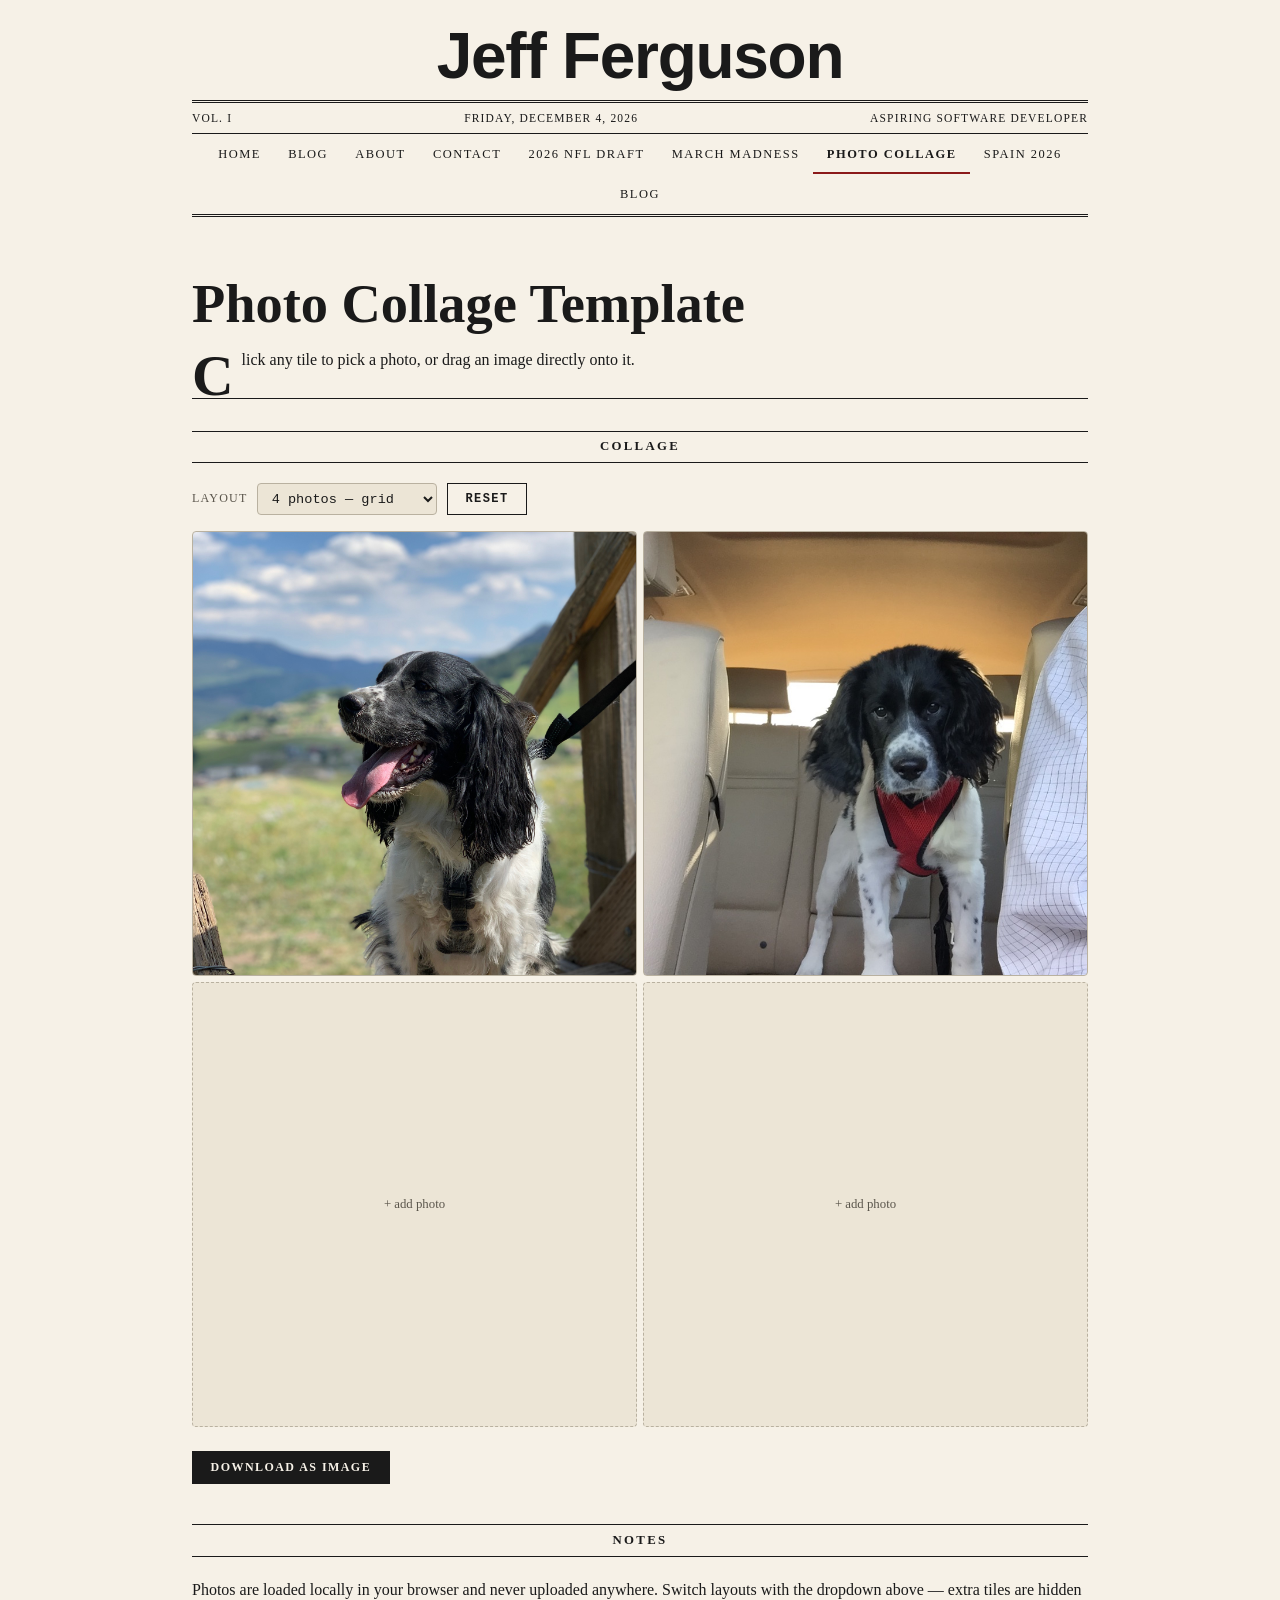
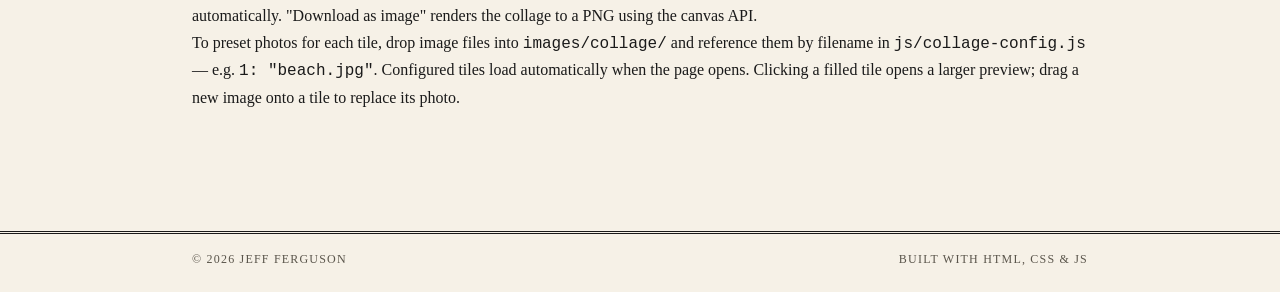
<file: photo-collage.html>
<!DOCTYPE html>
<html lang="en">
<head>
  <meta charset="UTF-8" />
  <meta name="viewport" content="width=device-width, initial-scale=1.0" />
  <title>Photo Collage Template</title>
  <meta name="description" content="A simple drag-and-drop photo collage template." />
  <link rel="stylesheet" href="css/style.css" />
  <link rel="stylesheet" href="css/collage.css" />
</head>
<body>
  <header class="site-header">
    <div class="wrapper">
      <div class="site-title"><a class="nameplate" href="index.html">Jeff Ferguson</a><div class="dateline"><span>Vol. I</span><span id="today"></span><span>Aspiring Software Developer</span></div></div>
      <button type="button" class="nav-toggle" id="nav-toggle" aria-label="Toggle menu" aria-expanded="false" aria-controls="main-nav">&#9776;</button>
      <nav class="main-nav" id="main-nav">
        <ul>
          <li><a href="index.html">home</a></li>
          <li><a href="blog.html">blog</a></li>
          <li><a href="about.html">about</a></li>
          <li><a href="contact.html">contact</a></li>
          <li><a href="nfl-draft-2026.html">2026 nfl draft</a></li>
          <li><a href="march-madness-2027.html">march madness</a></li>
          <li><a href="photo-collage.html">photo collage</a></li>
          <li><a href="spain-2026.html">spain 2026</a></li>
          <li><a href="blog.html">blog</a></li>
        </ul>
      </nav>
    </div>
  </header>

  <main class="wrapper">
    <section class="hero">
      <h1>Photo Collage Template</h1>
      <p>Click any tile to pick a photo, or drag an image directly onto it.</p>
    </section>

    <section>
      <h2>collage</h2>
      <div class="collage-controls">
        <label for="layout-select">layout</label>
        <select id="layout-select">
          <option value="grid-4">4 photos — grid</option>
          <option value="grid-6">6 photos — grid</option>
          <option value="feature">1 large + 4 small</option>
        </select>
        <button type="button" id="reset-btn" class="btn">reset</button>
      </div>

      <div class="collage" id="collage" data-layout="grid-4">
        <div class="collage-tile" data-slot="0">
          <span class="tile-label">Monty Hiking</span>
          <input type="file" accept="image/*" class="tile-input" />
        </div>
        <div class="collage-tile" data-slot="1">
          <span class="tile-label">Monty Puppy Car</span>
          <input type="file" accept="image/*" class="tile-input" />
        </div>
        <div class="collage-tile" data-slot="2">
          <span class="tile-label">+ add photo</span>
          <input type="file" accept="image/*" class="tile-input" />
        </div>
        <div class="collage-tile" data-slot="3">
          <span class="tile-label">+ add photo</span>
          <input type="file" accept="image/*" class="tile-input" />
        </div>
        <div class="collage-tile" data-slot="4">
          <span class="tile-label">+ add photo</span>
          <input type="file" accept="image/*" class="tile-input" />
        </div>
        <div class="collage-tile" data-slot="5">
          <span class="tile-label">+ add photo</span>
          <input type="file" accept="image/*" class="tile-input" />
        </div>
      </div>

      <div class="links-row">
        <button type="button" id="download-btn" class="btn">download as image</button>
      </div>
    </section>

    <section>
      <h2>notes</h2>
      <p>
        Photos are loaded locally in your browser and never uploaded anywhere. Switch layouts
        with the dropdown above — extra tiles are hidden automatically. "Download as image"
        renders the collage to a PNG using the canvas API.
      </p>
      <p>
        To preset photos for each tile, drop image files into
        <code>images/collage/</code> and reference them by filename in
        <code>js/collage-config.js</code> — e.g.
        <code>1: "beach.jpg"</code>. Configured tiles load automatically when the page
        opens. Clicking a filled tile opens a larger preview; drag a new image onto a
        tile to replace its photo.
      </p>
    </section>
  </main>

  <div class="lightbox" id="lightbox">
    <img id="lightbox-img" alt="" />
  </div>

  <footer class="site-footer">
    <div class="wrapper">
      <span>&copy; <span id="year"></span> Jeff Ferguson</span>
      <span>Built with HTML, CSS &amp; JS</span>
    </div>
  </footer>

  <script src="js/main.js"></script>
  <script src="js/collage-config.js"></script>
  <script src="js/collage.js"></script>
</body>
</html>
</file>
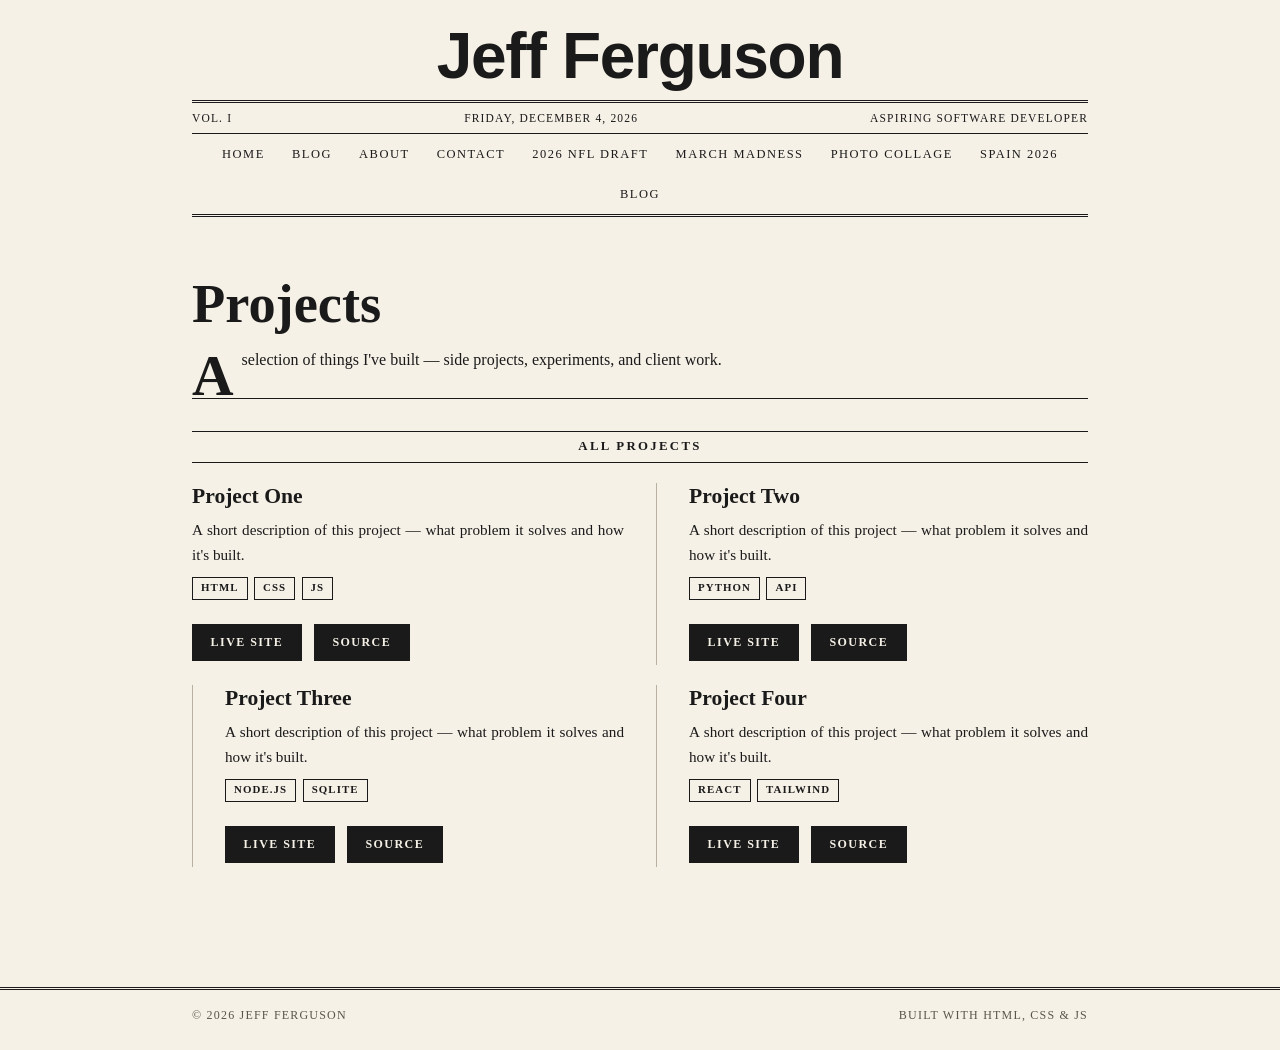
<file: projects.html>
<!DOCTYPE html>
<html lang="en">
<head>
  <meta charset="UTF-8" />
  <meta name="viewport" content="width=device-width, initial-scale=1.0" />
  <title>Jeff Ferguson — Projects</title>
  <meta name="description" content="Projects by Jeff Ferguson." />
  <link rel="stylesheet" href="css/style.css" />
</head>
<body>
  <header class="site-header">
    <div class="wrapper">
      <div class="site-title"><a class="nameplate" href="index.html">Jeff Ferguson</a><div class="dateline"><span>Vol. I</span><span id="today"></span><span>Aspiring Software Developer</span></div></div>
      <button type="button" class="nav-toggle" id="nav-toggle" aria-label="Toggle menu" aria-expanded="false" aria-controls="main-nav">&#9776;</button>
      <nav class="main-nav" id="main-nav">
        <ul>
          <li><a href="index.html">home</a></li>
          <li><a href="blog.html">blog</a></li>
          <li><a href="about.html">about</a></li>
          <li><a href="contact.html">contact</a></li>
          <li><a href="nfl-draft-2026.html">2026 nfl draft</a></li>
          <li><a href="march-madness-2027.html">march madness</a></li>
          <li><a href="photo-collage.html">photo collage</a></li>
          <li><a href="spain-2026.html">spain 2026</a></li>
          <li><a href="blog.html">blog</a></li>
        </ul>
      </nav>
    </div>
  </header>

  <main class="wrapper">
    <section class="hero">
      <h1>Projects</h1>
      <p>A selection of things I've built — side projects, experiments, and client work.</p>
    </section>

    <section>
      <h2>all projects</h2>
      <div class="card-list">
        <div class="card">
          <h3>Project One</h3>
          <p>A short description of this project — what problem it solves and how it's built.</p>
          <div class="tag-list">
            <span class="tag">HTML</span>
            <span class="tag">CSS</span>
            <span class="tag">JS</span>
          </div>
          <div class="links-row">
            <a class="btn" href="#">live site</a>
            <a class="btn" href="#">source</a>
          </div>
        </div>

        <div class="card">
          <h3>Project Two</h3>
          <p>A short description of this project — what problem it solves and how it's built.</p>
          <div class="tag-list">
            <span class="tag">Python</span>
            <span class="tag">API</span>
          </div>
          <div class="links-row">
            <a class="btn" href="#">live site</a>
            <a class="btn" href="#">source</a>
          </div>
        </div>

        <div class="card">
          <h3>Project Three</h3>
          <p>A short description of this project — what problem it solves and how it's built.</p>
          <div class="tag-list">
            <span class="tag">Node.js</span>
            <span class="tag">SQLite</span>
          </div>
          <div class="links-row">
            <a class="btn" href="#">live site</a>
            <a class="btn" href="#">source</a>
          </div>
        </div>

        <div class="card">
          <h3>Project Four</h3>
          <p>A short description of this project — what problem it solves and how it's built.</p>
          <div class="tag-list">
            <span class="tag">React</span>
            <span class="tag">Tailwind</span>
          </div>
          <div class="links-row">
            <a class="btn" href="#">live site</a>
            <a class="btn" href="#">source</a>
          </div>
        </div>
      </div>
    </section>
  </main>

  <footer class="site-footer">
    <div class="wrapper">
      <span>&copy; <span id="year"></span> Jeff Ferguson</span>
      <span>Built with HTML, CSS &amp; JS</span>
    </div>
  </footer>

  <script src="js/main.js"></script>
</body>
</html>
</file>
<file: css/style.css>
/* ============================================================
   style.css — Global styles, loaded on every page. Newspaper
   look: newsprint paper, black ink, serif type, hairline and
   double rules instead of shadows and rounded cards. Colors and
   fonts live in the custom properties below so blog.css,
   collage.css and draft.css pick them up automatically.
   ============================================================ */

:root {
  --bg: #f6f1e7;
  --bg-alt: #ece5d6;
  --text: #1a1a1a;
  --text-dim: #5a554b;
  --accent: #1a1a1a;
  --accent-hover: #8b1a1a;
  --accent-soft: #e4dccb;
  --border: #b9b1a0;
  --radius: 0;
  --shadow: none;
  --max-width: 960px;
  --font: Georgia, "Iowan Old Style", "Times New Roman", Times, serif;
  --font-display: "Playfair Display", "Didot", "Bodoni 72", Georgia, "Times New Roman", serif;
  --font-nameplate: Tahoma, Verdana, "Segoe UI", sans-serif;
  --font-mono: "Courier New", Courier, monospace;
}

* {
  margin: 0;
  padding: 0;
  box-sizing: border-box;
}

html {
  font-size: 16px;
  scroll-behavior: smooth;
}

body {
  background: var(--bg);
  color: var(--text);
  font-family: var(--font);
  line-height: 1.65;
  font-size: 1rem;
  -webkit-font-smoothing: antialiased;
}

a {
  color: var(--text);
  text-decoration: underline;
  text-decoration-thickness: 1px;
  text-underline-offset: 2px;
}

a:hover,
a:focus {
  color: var(--accent-hover);
}

img {
  max-width: 100%;
  display: block;
  filter: grayscale(1) contrast(1.05);
}

h1, h2, h3 {
  font-family: var(--font-display);
  font-weight: 700;
}

/* ============================================================
   Layout
   ============================================================ */
.wrapper {
  max-width: var(--max-width);
  margin: 0 auto;
  padding: 1.5rem 1.25rem 3rem;
}

.wrapper--wide {
  max-width: 1200px;
}

/* ============================================================
   Masthead — nameplate, dateline strip, then the section nav
   between rules, like a front page.
   ============================================================ */
.site-header {
  background: var(--bg);
}

.site-header .wrapper {
  display: flex;
  flex-direction: column;
  align-items: stretch;
  padding-top: 1.25rem;
  padding-bottom: 0;
}

.site-title {
  text-align: center;
}

.nameplate {
  display: block;
  font-family: var(--font-nameplate);
  font-weight: 700;
  font-size: clamp(2rem, 7vw, 4rem);
  line-height: 1.05;
  letter-spacing: -0.02em;
  color: var(--text);
  text-decoration: none;
  padding: 0.2rem 0 0.6rem;
}

.nameplate:hover,
.nameplate:focus {
  color: var(--text);
}

.dateline {
  display: flex;
  justify-content: space-between;
  flex-wrap: wrap;
  gap: 0.25rem 1rem;
  border-top: 3px double var(--text);
  padding: 0.35rem 0;
  font-size: 0.72rem;
  text-transform: uppercase;
  letter-spacing: 0.1em;
}

.nav-toggle {
  display: none;
  align-self: center;
  background: transparent;
  border: 0;
  color: var(--text);
  font-size: 1.3rem;
  line-height: 1;
  padding: 0.5rem;
  cursor: pointer;
}

nav.main-nav {
  border-top: 1px solid var(--text);
  border-bottom: 3px double var(--text);
}

nav.main-nav ul {
  list-style: none;
  display: flex;
  flex-wrap: wrap;
  justify-content: center;
}

nav.main-nav a {
  display: inline-block;
  color: var(--text);
  font-size: 0.78rem;
  text-transform: uppercase;
  letter-spacing: 0.12em;
  text-decoration: none;
  padding: 0.6rem 0.85rem;
}

nav.main-nav a:hover,
nav.main-nav a:focus {
  color: var(--bg);
  background: var(--text);
}

nav.main-nav a.active {
  font-weight: 700;
  border-bottom: 2px solid var(--accent-hover);
  padding-bottom: calc(0.6rem - 2px);
}

/* Collapse the nav behind a toggle below 640px. */
@media (max-width: 640px) {
  .nav-toggle {
    display: inline-flex;
    align-items: center;
    justify-content: center;
  }

  .dateline {
    justify-content: center;
    text-align: center;
  }

  nav.main-nav {
    display: none;
    width: 100%;
  }

  nav.main-nav.open {
    display: block;
  }

  nav.main-nav ul {
    flex-direction: column;
  }

  nav.main-nav a {
    display: block;
    text-align: center;
    padding: 0.7rem 0;
    border-bottom: 1px solid var(--border);
  }
}

/* ============================================================
   Hero / Sections — the hero is the lead story: big headline,
   byline rule, drop cap on the first paragraph.
   ============================================================ */
.hero {
  margin: 2rem 0;
  padding-bottom: 1.5rem;
  border-bottom: 1px solid var(--text);
}

.hero h1 {
  font-size: 2.4rem;
  line-height: 1.15;
  margin-bottom: 0.75rem;
}

.hero .cursor {
  display: none;
}

.hero p {
  color: var(--text);
  max-width: 40rem;
  text-align: justify;
  hyphens: auto;
}

.hero p::first-letter {
  font-family: var(--font-display);
  font-weight: 900;
  float: left;
  font-size: 3.6rem;
  line-height: 0.85;
  padding: 0.3rem 0.5rem 0 0;
}

.hero .tagline {
  font-style: italic;
  font-weight: 700;
}

section {
  margin-bottom: 2.5rem;
}

section h2 {
  font-size: 0.8rem;
  text-transform: uppercase;
  letter-spacing: 0.18em;
  text-align: center;
  color: var(--text);
  border-top: 1px solid var(--text);
  border-bottom: 1px solid var(--text);
  padding: 0.3rem 0;
  margin-bottom: 1.25rem;
}

/* ============================================================
   Cards — flat story blocks separated by column rules.
   ============================================================ */
.card-list {
  display: grid;
  grid-template-columns: 1fr;
  gap: 1.25rem;
}

.card {
  background: transparent;
  border: 0;
  border-top: 1px solid var(--border);
  padding: 1rem 0 0.25rem;
}

.card:first-child {
  border-top: 0;
  padding-top: 0;
}

.card:hover {
  border-color: var(--text);
}

.card h3 {
  font-size: 1.35rem;
  line-height: 1.25;
  margin-bottom: 0.4rem;
  color: var(--text);
}

.card p {
  color: var(--text);
  font-size: 0.95rem;
  text-align: justify;
  hyphens: auto;
  margin-bottom: 0.6rem;
}

.tag-list {
  display: flex;
  flex-wrap: wrap;
  gap: 0.4rem;
}

.tag {
  font-size: 0.68rem;
  font-weight: 700;
  text-transform: uppercase;
  letter-spacing: 0.1em;
  color: var(--text);
  border: 1px solid var(--text);
  padding: 0.1rem 0.5rem;
}

/* ============================================================
   Buttons / Links
   ============================================================ */
.btn {
  display: inline-block;
  background: var(--text);
  color: var(--bg);
  border: 1px solid var(--text);
  padding: 0.5rem 1.1rem;
  font-family: var(--font);
  font-size: 0.75rem;
  font-weight: 700;
  text-transform: uppercase;
  letter-spacing: 0.12em;
  text-decoration: none;
  transition: background 0.15s ease, color 0.15s ease;
}

.btn:hover,
.btn:focus {
  background: var(--bg);
  color: var(--text);
  text-decoration: none;
}

.links-row {
  display: flex;
  flex-wrap: wrap;
  gap: 0.75rem;
  margin-top: 1.5rem;
}

/* ============================================================
   Footer
   ============================================================ */
.site-footer {
  border-top: 3px double var(--text);
  margin-top: 2rem;
  color: var(--text-dim);
  font-size: 0.75rem;
  text-transform: uppercase;
  letter-spacing: 0.1em;
}

.site-footer .wrapper {
  display: flex;
  flex-wrap: wrap;
  justify-content: space-between;
  gap: 0.5rem;
  padding-top: 1rem;
  padding-bottom: 1.5rem;
}

/* ============================================================
   Forms (contact page)
   ============================================================ */
form {
  display: flex;
  flex-direction: column;
  gap: 1rem;
  max-width: 30rem;
}

label {
  font-size: 0.75rem;
  text-transform: uppercase;
  letter-spacing: 0.1em;
  color: var(--text-dim);
  display: block;
  margin-bottom: 0.35rem;
}

input,
textarea {
  width: 100%;
  background: #fffdf8;
  border: 1px solid var(--text);
  color: var(--text);
  font-family: var(--font);
  font-size: 0.95rem;
  padding: 0.6rem 0.7rem;
  border-radius: 0;
}

input:focus,
textarea:focus {
  outline: 2px solid var(--accent-hover);
  outline-offset: 1px;
}

textarea {
  resize: vertical;
  min-height: 7rem;
}

button[type="submit"] {
  cursor: pointer;
  background: var(--text);
  color: var(--bg);
  border: 1px solid var(--text);
  font-family: var(--font);
  font-size: 0.75rem;
  font-weight: 700;
  text-transform: uppercase;
  letter-spacing: 0.12em;
  padding: 0.65rem 1.2rem;
  align-self: flex-start;
  transition: background 0.15s ease, color 0.15s ease;
}

button[type="submit"]:hover {
  background: var(--bg);
  color: var(--text);
}

.form-status {
  font-size: 0.85rem;
  font-style: italic;
  min-height: 1.2rem;
}

/* ============================================================
   Responsive
   ============================================================ */
@media (min-width: 600px) {
  .wrapper {
    padding-left: 2rem;
    padding-right: 2rem;
  }

  .hero h1 {
    font-size: 3.4rem;
  }

  .card-list {
    grid-template-columns: 1fr 1fr;
    column-gap: 2rem;
  }

  .card,
  .card:first-child {
    border-top: 0;
    padding-top: 0;
  }

  .card + .card {
    border-left: 1px solid var(--border);
    padding-left: 2rem;
  }
}

/* ============================================================
   Motion — honour an explicit OS request for less motion.
   ============================================================ */
@media (prefers-reduced-motion: reduce) {
  html {
    scroll-behavior: auto !important;
  }

  *,
  *::before,
  *::after {
    animation-duration: 0.01ms !important;
    animation-iteration-count: 1 !important;
    transition-duration: 0.01ms !important;
    scroll-behavior: auto !important;
  }
}

/* ============================================================
   Print — it's already a newspaper; just drop the nav chrome.
   ============================================================ */
@media print {
  .nav-toggle,
  nav.main-nav {
    display: none !important;
  }

  body {
    background: #fff !important;
    color: #000 !important;
  }

  a {
    text-decoration: none;
    color: #000 !important;
  }
}
</file>
<file: css/blog.css>
/* ============================================================
   blog.css — post list cards + article typography, loaded on
   blog.html and blog-post.html alongside the shared style.css.
   ============================================================ */

.post-card {
  display: block;
  color: inherit;
}

.post-card:hover,
.post-card:focus {
  text-decoration: none;
}

.post-card h3 {
  color: var(--accent);
}

.post-meta {
  color: var(--text-dim);
  font-size: 0.8rem;
  margin-bottom: 0.6rem;
}

.back-link {
  display: inline-block;
  font-size: 0.85rem;
  margin-bottom: 1.25rem;
}

.post h1 {
  font-size: 1.8rem;
  line-height: 1.3;
  margin-bottom: 0.4rem;
}

.post .post-meta {
  margin-bottom: 2rem;
}

.post-content h2 {
  font-size: 1.2rem;
  margin: 2rem 0 0.75rem;
}

.post-content h3 {
  font-size: 1.05rem;
  margin: 1.5rem 0 0.6rem;
}

.post-content p {
  margin-bottom: 1rem;
}

.post-content ul,
.post-content ol {
  margin: 0 0 1rem 1.4rem;
}

.post-content li {
  margin-bottom: 0.35rem;
}

.post-content blockquote {
  border-left: 3px solid var(--accent);
  padding-left: 1rem;
  color: var(--text-dim);
  margin: 0 0 1rem;
}

.post-content code {
  font-family: var(--font-mono);
  background: var(--bg-alt);
  border-radius: 4px;
  padding: 0.15rem 0.4rem;
  font-size: 0.85em;
}

.post-content pre {
  background: var(--bg-alt);
  border: 1px solid var(--border);
  border-radius: var(--radius);
  padding: 1rem;
  overflow-x: auto;
  margin: 0 0 1rem;
}

.post-content pre code {
  background: none;
  padding: 0;
}

.post-content a {
  text-decoration: underline;
}
</file>
<file: css/madness.css>
/* ============================================================
   madness.css — March Madness 2027 tracker page. Builds on
   style.css (newsprint paper, black ink, serif type, hairline and
   double rules). Uses the same custom properties, so nothing here
   hard-codes the palette except team badge colors.
   ============================================================ */

.wrapper {
  padding-left: max(1.25rem, env(safe-area-inset-left, 0px));
  padding-right: max(1.25rem, env(safe-area-inset-right, 0px));
}

@media (min-width: 600px) {
  .wrapper {
    padding-left: max(2rem, env(safe-area-inset-left, 0px));
    padding-right: max(2rem, env(safe-area-inset-right, 0px));
  }
}

.num {
  font-variant-numeric: tabular-nums;
}

/* Hero byline strip and jump links reuse the masthead dateline look */
.hero .hero-lede {
  max-width: 44rem;
}

.status-line {
  margin-top: 1.25rem;
}

.jump {
  display: flex;
  flex-wrap: wrap;
  justify-content: center;
  gap: 0.25rem 1.25rem;
  border-bottom: 1px solid var(--text);
  padding: 0.35rem 0;
  font-size: 0.72rem;
  text-transform: uppercase;
  letter-spacing: 0.1em;
}

.jump a {
  text-decoration: none;
}

.jump a:hover,
.jump a:focus {
  text-decoration: underline;
}

.sub {
  color: var(--text-dim);
  font-size: 0.85rem;
  font-style: italic;
  margin: -0.6rem 0 1.1rem;
  text-align: center;
}

/* Team badges, same treatment as the draft board's team-logo chips */
.team-logo {
  display: inline-flex;
  align-items: center;
  justify-content: center;
  min-width: 2.6em;
  padding: 0.2em 0.35em;
  border-radius: 3px;
  font-family: var(--font-nameplate);
  font-size: 0.65rem;
  font-weight: 700;
  letter-spacing: 0.04em;
  color: #fff;
  vertical-align: 1px;
  margin-right: 0.4em;
}

/* ============================================================
   This week — the schedule, one dated block per day
   ============================================================ */
.sched-day {
  display: grid;
  grid-template-columns: 11rem 1fr;
  gap: 0.35rem 1.25rem;
  padding: 0.75rem 0;
  border-top: 1px solid var(--border);
}

.sched-day:first-child {
  border-top: 1px solid var(--text);
}

.sched-day:last-child {
  border-bottom: 1px solid var(--text);
}

.sched-day.past {
  opacity: 0.5;
}

.sched-date {
  font-size: 0.75rem;
  text-transform: uppercase;
  letter-spacing: 0.12em;
  font-weight: 700;
  display: flex;
  flex-wrap: wrap;
  gap: 0.25rem 0.6rem;
  align-items: baseline;
  align-content: flex-start;
}

.flag {
  font-size: 0.66rem;
  font-weight: 700;
  letter-spacing: 0.1em;
  color: var(--accent-hover);
  border: 1px solid var(--accent-hover);
  padding: 0.05rem 0.4rem;
}

.sched-games {
  display: flex;
  flex-direction: column;
  gap: 0.5rem;
  min-width: 0;
}

.sched-game {
  display: flex;
  flex-wrap: wrap;
  justify-content: space-between;
  gap: 0.1rem 1.25rem;
}

.sched-game .at {
  color: var(--text-dim);
  font-style: italic;
}

.sched-game .meta {
  color: var(--text-dim);
  font-size: 0.88rem;
  font-style: italic;
}

.sched-game .meta b {
  color: var(--text);
  font-style: normal;
}

/* ============================================================
   Your teams — story blocks separated by column rules
   ============================================================ */
.stories {
  display: grid;
  grid-template-columns: 1fr;
  gap: 2rem 0;
}

.story {
  min-width: 0;
  padding-bottom: 1.75rem;
  border-bottom: 1px solid var(--border);
  display: flex;
  flex-direction: column;
  gap: 0.9rem;
}

.story h3 {
  font-size: 1.6rem;
  line-height: 1.15;
}

.story-meta {
  font-size: 0.72rem;
  text-transform: uppercase;
  letter-spacing: 0.12em;
  color: var(--text-dim);
  margin-top: 0.25rem;
}

.box {
  display: grid;
  grid-template-columns: repeat(4, minmax(0, 1fr));
  border-top: 1px solid var(--text);
  border-bottom: 1px solid var(--text);
  margin: 0;
}

.box div {
  padding: 0.45rem 0.25rem;
  text-align: center;
  border-left: 1px solid var(--border);
}

.box div:first-child {
  border-left: 0;
}

.box dt {
  font-size: 0.62rem;
  text-transform: uppercase;
  letter-spacing: 0.12em;
  color: var(--text-dim);
}

.box dd {
  margin: 0;
  font-family: var(--font-display);
  font-weight: 700;
  font-size: 1.5rem;
  line-height: 1.2;
}

.odds-line {
  display: flex;
  flex-wrap: wrap;
  justify-content: space-between;
  gap: 0.1rem 1rem;
  font-size: 0.88rem;
  color: var(--text-dim);
}

.odds-line b {
  color: var(--text);
}

.meter {
  height: 0.6rem;
  border: 1px solid var(--text);
  margin-top: 0.3rem;
}

.meter span {
  display: block;
  height: 100%;
  background: var(--text);
  min-width: 2px;
}

.story-cols {
  display: grid;
  grid-template-columns: minmax(0, 1fr);
  gap: 1rem 2rem;
}

.story h4 {
  font-family: var(--font);
  font-size: 0.68rem;
  text-transform: uppercase;
  letter-spacing: 0.14em;
  color: var(--text-dim);
  margin: 0 0 0.35rem;
}

.next-list {
  list-style: none;
  font-size: 0.92rem;
}

.next-list li {
  display: flex;
  justify-content: space-between;
  gap: 0.75rem;
  padding: 0.2rem 0;
  border-bottom: 1px dotted var(--border);
}

.next-list li span:last-child {
  color: var(--text-dim);
  font-style: italic;
  white-space: nowrap;
}

.story p {
  font-size: 0.95rem;
  text-align: justify;
  hyphens: auto;
  margin: 0;
}

@media (min-width: 720px) {
  .stories {
    grid-template-columns: 1fr 1fr;
    column-gap: 0;
  }

  .story:nth-child(odd) {
    padding-right: 2rem;
  }

  .story:nth-child(even) {
    padding-left: 2rem;
    border-left: 1px solid var(--border);
  }

  .story:last-child:nth-child(odd) {
    grid-column: 1 / -1;
    padding-right: 0;
    border-bottom: 0;
  }

  .story:last-child:nth-child(odd) .story-cols {
    grid-template-columns: minmax(0, 0.8fr) minmax(0, 1.6fr);
  }
}

/* ============================================================
   Efficiency map — a figure with a caption
   ============================================================ */
.figure {
  border-top: 1px solid var(--text);
  border-bottom: 1px solid var(--text);
  padding: 0.75rem 0 0.5rem;
  margin: 0;
}

.figure svg {
  display: block;
  width: 100%;
  height: auto;
}

.figure figcaption {
  font-size: 0.85rem;
  font-style: italic;
  color: var(--text-dim);
  padding-top: 0.5rem;
  border-top: 1px solid var(--border);
}

.fig-grid { stroke: var(--border); stroke-width: 1; }
.fig-tick { fill: var(--text-dim); font: 11px var(--font); }
.fig-axis { fill: var(--text); font: italic 12px var(--font); }
.fig-dot { fill: var(--text-dim); fill-opacity: 0.6; }
.fig-lab { font: italic 700 14px var(--font); fill: var(--text); paint-order: stroke; stroke: var(--bg); stroke-width: 4px; stroke-linejoin: round; }
.fig-lab.ref { font-weight: 400; fill: var(--text-dim); }
.fig-note { fill: var(--text-dim); font: italic 12px var(--font); }

/* ============================================================
   Top 50 — same table treatment as the draft board
   ============================================================ */
.tools {
  display: flex;
  flex-wrap: wrap;
  align-items: center;
  gap: 0.6rem 1.25rem;
  margin-bottom: 1rem;
}

.tools input[type="search"],
.tools select {
  width: auto;
  min-width: 0;
  background: #fffdf8;
  border: 1px solid var(--text);
  border-radius: 0;
  color: var(--text);
  font-family: var(--font);
  font-size: 0.9rem;
  padding: 0.45rem 0.6rem;
}

.tools input[type="search"] {
  width: min(100%, 16rem);
}

.tools .chk {
  display: inline-flex;
  align-items: center;
  gap: 0.45rem;
  margin: 0;
  cursor: pointer;
}

.tools .chk input {
  width: 1.1rem;
  height: 1.1rem;
  padding: 0;
  accent-color: var(--accent);
}

.tools .count {
  margin-left: auto;
  font-size: 0.75rem;
  text-transform: uppercase;
  letter-spacing: 0.1em;
  color: var(--text-dim);
}

.table-scroll {
  overflow-x: auto;
  border: 1px solid var(--border);
  border-radius: 6px;
  margin-bottom: 1.25rem;
}

.m-table {
  width: 100%;
  border-collapse: collapse;
  font-size: 0.82rem;
  line-height: 1.45;
}

.m-table th,
.m-table td {
  padding: 0.5rem 0.65rem;
  border-bottom: 1px solid var(--border);
  text-align: right;
  vertical-align: top;
  font-variant-numeric: tabular-nums;
}

.m-table th.l,
.m-table td.l {
  text-align: left;
}

.m-table thead th {
  background: var(--bg-alt);
  color: var(--text-dim);
  text-transform: uppercase;
  letter-spacing: 0.05em;
  font-size: 0.7rem;
  position: sticky;
  top: 0;
  padding: 0;
  white-space: nowrap;
}

.m-table thead th button {
  all: unset;
  box-sizing: border-box;
  display: block;
  width: 100%;
  cursor: pointer;
  padding: 0.6rem 0.65rem;
  font: inherit;
  letter-spacing: inherit;
  text-transform: inherit;
  color: inherit;
}

.m-table thead th button:hover {
  color: var(--text);
}

.m-table thead th button:focus-visible {
  outline: 2px solid var(--accent-hover);
  outline-offset: -2px;
}

.m-table thead th[aria-sort] button {
  color: var(--text);
}

.m-table thead th[aria-sort="ascending"] button::after {
  content: " \25B2";
  font-size: 0.55rem;
}

.m-table thead th[aria-sort="descending"] button::after {
  content: " \25BC";
  font-size: 0.55rem;
}

.m-table tbody tr:nth-child(even) {
  background: var(--bg-alt);
}

.m-table tbody tr:hover {
  background: var(--accent-soft);
}

.m-table tbody tr:last-child td {
  border-bottom: none;
}

.m-table tbody tr.follow td {
  background: var(--accent-soft);
}

.m-table tbody tr.follow td.team {
  font-weight: 700;
}

.m-table tbody tr.follow td:first-child {
  box-shadow: inset 3px 0 0 var(--accent-hover);
}

.m-table td.team,
.m-table td.conf {
  white-space: nowrap;
}

.m-table td.note {
  min-width: 18rem;
  color: var(--text-dim);
}

.m-table .watch-col {
  text-align: center;
  width: 2.4rem;
}

.m-table .watch-check {
  width: 1.05rem;
  height: 1.05rem;
  padding: 0;
  cursor: pointer;
  accent-color: var(--accent);
}

.m-table .empty {
  text-align: center;
  color: var(--text-dim);
  font-style: italic;
  padding: 1.5rem;
}

details.cols {
  border-top: 1px solid var(--text);
  border-bottom: 1px solid var(--text);
  padding: 0.6rem 0;
}

details.cols summary {
  cursor: pointer;
  font-size: 0.75rem;
  text-transform: uppercase;
  letter-spacing: 0.12em;
  font-weight: 700;
}

details.cols dl {
  display: grid;
  grid-template-columns: max-content 1fr;
  gap: 0.35rem 1.25rem;
  margin: 0.75rem 0 0.25rem;
  font-size: 0.9rem;
}

details.cols dt {
  font-weight: 700;
}

details.cols dd {
  margin: 0;
  color: var(--text-dim);
}

/* ============================================================
   Sources
   ============================================================ */
.src-cols {
  display: grid;
  grid-template-columns: repeat(auto-fit, minmax(min(100%, 20rem), 1fr));
  gap: 1.5rem 2.5rem;
  font-size: 0.9rem;
}

.src-cols h3 {
  font-family: var(--font);
  font-size: 0.72rem;
  text-transform: uppercase;
  letter-spacing: 0.14em;
  margin-bottom: 0.5rem;
  border-bottom: 1px solid var(--text);
  padding-bottom: 0.25rem;
}

.src-cols ul {
  padding-left: 1.1rem;
  display: flex;
  flex-direction: column;
  gap: 0.3rem;
}

.src-cols p {
  margin-bottom: 0.6rem;
  text-align: justify;
  hyphens: auto;
}

@media (max-width: 719px) {
  .sched-day {
    grid-template-columns: 1fr;
  }

  details.cols dl {
    grid-template-columns: 1fr;
    gap: 0.1rem;
  }

  details.cols dd {
    margin-bottom: 0.5rem;
  }

  .box dd {
    font-size: 1.3rem;
  }
}
</file>
<file: css/draft.css>
/* ============================
   Draft board table
   ============================ */
.table-scroll {
  overflow-x: auto;
  border: 1px solid var(--border);
  border-radius: 6px;
  margin-bottom: 1.5rem;
}

.draft-table {
  width: 100%;
  table-layout: fixed;
  border-collapse: collapse;
  font-size: 0.8rem;
  line-height: 1.5;
}

.draft-table th,
.draft-table td {
  padding: 0.6rem 0.75rem;
  border-bottom: 1px solid var(--border);
  text-align: left;
  overflow-wrap: break-word;
}

.draft-table tbody tr:nth-child(even) {
  background: var(--bg-alt);
}

.draft-table thead th {
  background: var(--bg-alt);
  color: var(--text-dim);
  text-transform: uppercase;
  letter-spacing: 0.05em;
  font-size: 0.7rem;
  position: sticky;
  top: 0;
}

.draft-table tbody tr:hover {
  background: var(--bg-alt);
}

.draft-table tbody tr:last-child td {
  border-bottom: none;
}

/* col 1: checkbox */
.draft-table th:nth-child(1),
.draft-table td:nth-child(1) {
  width: 3%;
  text-align: center;
}

/* col 2: Rank */
.draft-table th:nth-child(2),
.draft-table td:nth-child(2) {
  width: 4%;
}

/* col 3: Rd */
.draft-table th:nth-child(3),
.draft-table td:nth-child(3) {
  width: 4%;
}

/* col 4: Pos Rk */
.draft-table th:nth-child(4),
.draft-table td:nth-child(4) {
  width: 5%;
}

/* col 5: Player */
.draft-table th:nth-child(5),
.draft-table td:nth-child(5) {
  width: 13%;
}

/* col 6: Logo */
.draft-table th:nth-child(6),
.draft-table td:nth-child(6) {
  width: 4%;
  text-align: center;
}

/* col 7: Team  col 8: Pos */
.draft-table th:nth-child(7),
.draft-table td:nth-child(7),
.draft-table th:nth-child(8),
.draft-table td:nth-child(8) {
  width: 4%;
}

/* col 9: Bye  col 10: Proj Pts  col 11: Tier */
.draft-table th:nth-child(9),
.draft-table td:nth-child(9),
.draft-table th:nth-child(10),
.draft-table td:nth-child(10),
.draft-table th:nth-child(11),
.draft-table td:nth-child(11) {
  width: 5%;
}

/* col 13: 2026 Status */
.draft-table th:nth-child(13),
.draft-table td:nth-child(13) {
  width: 13%;
}

/* col 14: Risk */
.draft-table th:nth-child(14),
.draft-table td:nth-child(14) {
  width: 5%;
}

.draft-table .notes-cell {
  width: 22%;
  color: var(--text-dim);
}

/* ============================
   Team logo badges
   ============================ */
.team-logo {
  display: inline-flex;
  align-items: center;
  justify-content: center;
  min-width: 2.6em;
  padding: 0.2em 0.3em;
  border-radius: 3px;
  font-size: 0.65rem;
  font-weight: 700;
  letter-spacing: 0.02em;
  color: #fff;
}

.team-ARI { background: #97233f; }
.team-ATL { background: #a71930; }
.team-BAL { background: #241773; }
.team-BUF { background: #00338d; }
.team-CAR { background: #0085ca; }
.team-CIN { background: #fb4f14; }
.team-DAL { background: #041e42; }
.team-DEN { background: #fb4f14; }
.team-DET { background: #0076b6; }
.team-GB  { background: #203731; }
.team-JAC { background: #006778; }
.team-KC  { background: #e31837; }
.team-LAR { background: #003594; }
.team-LV  { background: #a5acaf; color: #000; }
.team-MIA { background: #008e97; }
.team-MIN { background: #4f2683; }
.team-NE  { background: #002244; }
.team-NO  { background: #d3bc8d; color: #000; }
.team-NYG { background: #0b2265; }
.team-NYJ { background: #125740; }
.team-PHI { background: #004c54; }
.team-PIT { background: #ffb612; color: #000; }
.team-SEA { background: #69be28; color: #000; }
.team-SF  { background: #aa0000; }
.team-TB  { background: #d50a0a; }
.team-TEN { background: #4b92db; }
.team-WAS { background: #5a1414; }
.team-HOU { background: #03202f; }
.team-FA  { background: #444; color: #ccc; }

/* ============================
   Drafted rows
   ============================ */
.draft-table .drafted-check {
  width: 1.1rem;
  height: 1.1rem;
  cursor: pointer;
  accent-color: var(--accent);
}

.draft-table tr.drafted td {
  opacity: 0.35;
  text-decoration: line-through;
}

.draft-table tr.drafted td.drafted-col {
  text-decoration: none;
  opacity: 1;
}

.draft-table a {
  color: var(--text);
  text-decoration: none;
  border-bottom: 1px solid var(--border);
}

.draft-table a:hover {
  color: var(--accent);
  border-bottom-color: var(--accent);
}

.risk-low {
  color: var(--accent);
}

.risk-medium {
  color: #f5d76e;
}

.risk-high {
  color: #f08a8a;
}

.legend {
  display: flex;
  flex-wrap: wrap;
  gap: 1rem;
  font-size: 0.8rem;
  color: var(--text-dim);
  margin-bottom: 1.5rem;
}

.legend span::before {
  content: "\25cf";
  margin-right: 0.35rem;
}

.legend .risk-low::before,
.legend .risk-medium::before,
.legend .risk-high::before {
  content: "\25cf";
}
</file>
<file: css/collage.css>
/* ============================
   Collage controls
   ============================ */
.collage-controls {
  display: flex;
  flex-wrap: wrap;
  align-items: center;
  gap: 0.6rem;
  margin-bottom: 1rem;
}

.collage-controls label {
  margin-bottom: 0;
}

.collage-controls select {
  background: var(--bg-alt);
  border: 1px solid var(--border);
  color: var(--text);
  font-family: var(--font-mono);
  font-size: 0.85rem;
  padding: 0.4rem 0.6rem;
  border-radius: 4px;
}

.collage-controls select:focus {
  outline: none;
  border-color: var(--accent);
}

.collage-controls .btn {
  font-family: var(--font-mono);
  background: none;
  color: var(--accent);
  cursor: pointer;
}

/* ============================
   Collage grid
   ============================ */
.collage {
  display: grid;
  grid-template-columns: repeat(2, 1fr);
  grid-template-rows: repeat(2, 1fr);
  gap: 6px;
  aspect-ratio: 1 / 1;
  margin-bottom: 1.5rem;
}

.collage-tile {
  position: relative;
  border: 1px dashed var(--border);
  border-radius: 4px;
  background-color: var(--bg-alt);
  background-size: cover;
  background-position: center;
  display: flex;
  align-items: center;
  justify-content: center;
  overflow: hidden;
  cursor: pointer;
  min-height: 0;
  transition: border-color 0.15s ease;
}

.collage-tile:hover {
  border-color: var(--accent);
}

.collage-tile.has-image {
  border-style: solid;
}

.collage-tile.has-image:hover {
  border-color: var(--accent);
  opacity: 0.92;
}

.collage-tile.has-image .tile-label {
  display: none;
}

.collage-tile.drag-over {
  border-color: var(--accent);
  border-style: solid;
}

.tile-label {
  color: var(--text-dim);
  font-size: 0.8rem;
  text-align: center;
  padding: 0.5rem;
  pointer-events: none;
}

.tile-input {
  position: absolute;
  inset: 0;
  width: 100%;
  height: 100%;
  opacity: 0;
  cursor: pointer;
}

/* ============================
   Layouts
   ============================ */
.collage[data-layout="grid-4"] {
  grid-template-columns: repeat(2, 1fr);
  grid-template-rows: repeat(2, 1fr);
}

.collage[data-layout="grid-4"] .collage-tile[data-slot="4"],
.collage[data-layout="grid-4"] .collage-tile[data-slot="5"] {
  display: none;
}

.collage[data-layout="grid-6"] {
  grid-template-columns: repeat(2, 1fr);
  grid-template-rows: repeat(3, 1fr);
}

.collage[data-layout="feature"] {
  grid-template-columns: repeat(3, 1fr);
  grid-template-rows: repeat(2, 1fr);
}

.collage[data-layout="feature"] .collage-tile[data-slot="0"] {
  grid-column: span 2;
  grid-row: span 2;
}

.collage[data-layout="feature"] .collage-tile[data-slot="5"] {
  display: none;
}

/* ============================
   Lightbox
   ============================ */
.lightbox {
  position: fixed;
  inset: 0;
  display: none;
  align-items: center;
  justify-content: center;
  background: rgba(13, 15, 18, 0.9);
  padding: 1.5rem;
  z-index: 100;
  cursor: zoom-out;
}

.lightbox.open {
  display: flex;
}

.lightbox img {
  max-width: 100%;
  max-height: 100%;
  border: 1px solid var(--border);
  border-radius: 4px;
}

@media (min-width: 600px) {
  .collage[data-layout="grid-6"] {
    grid-template-columns: repeat(3, 1fr);
    grid-template-rows: repeat(2, 1fr);
  }
}
</file>
